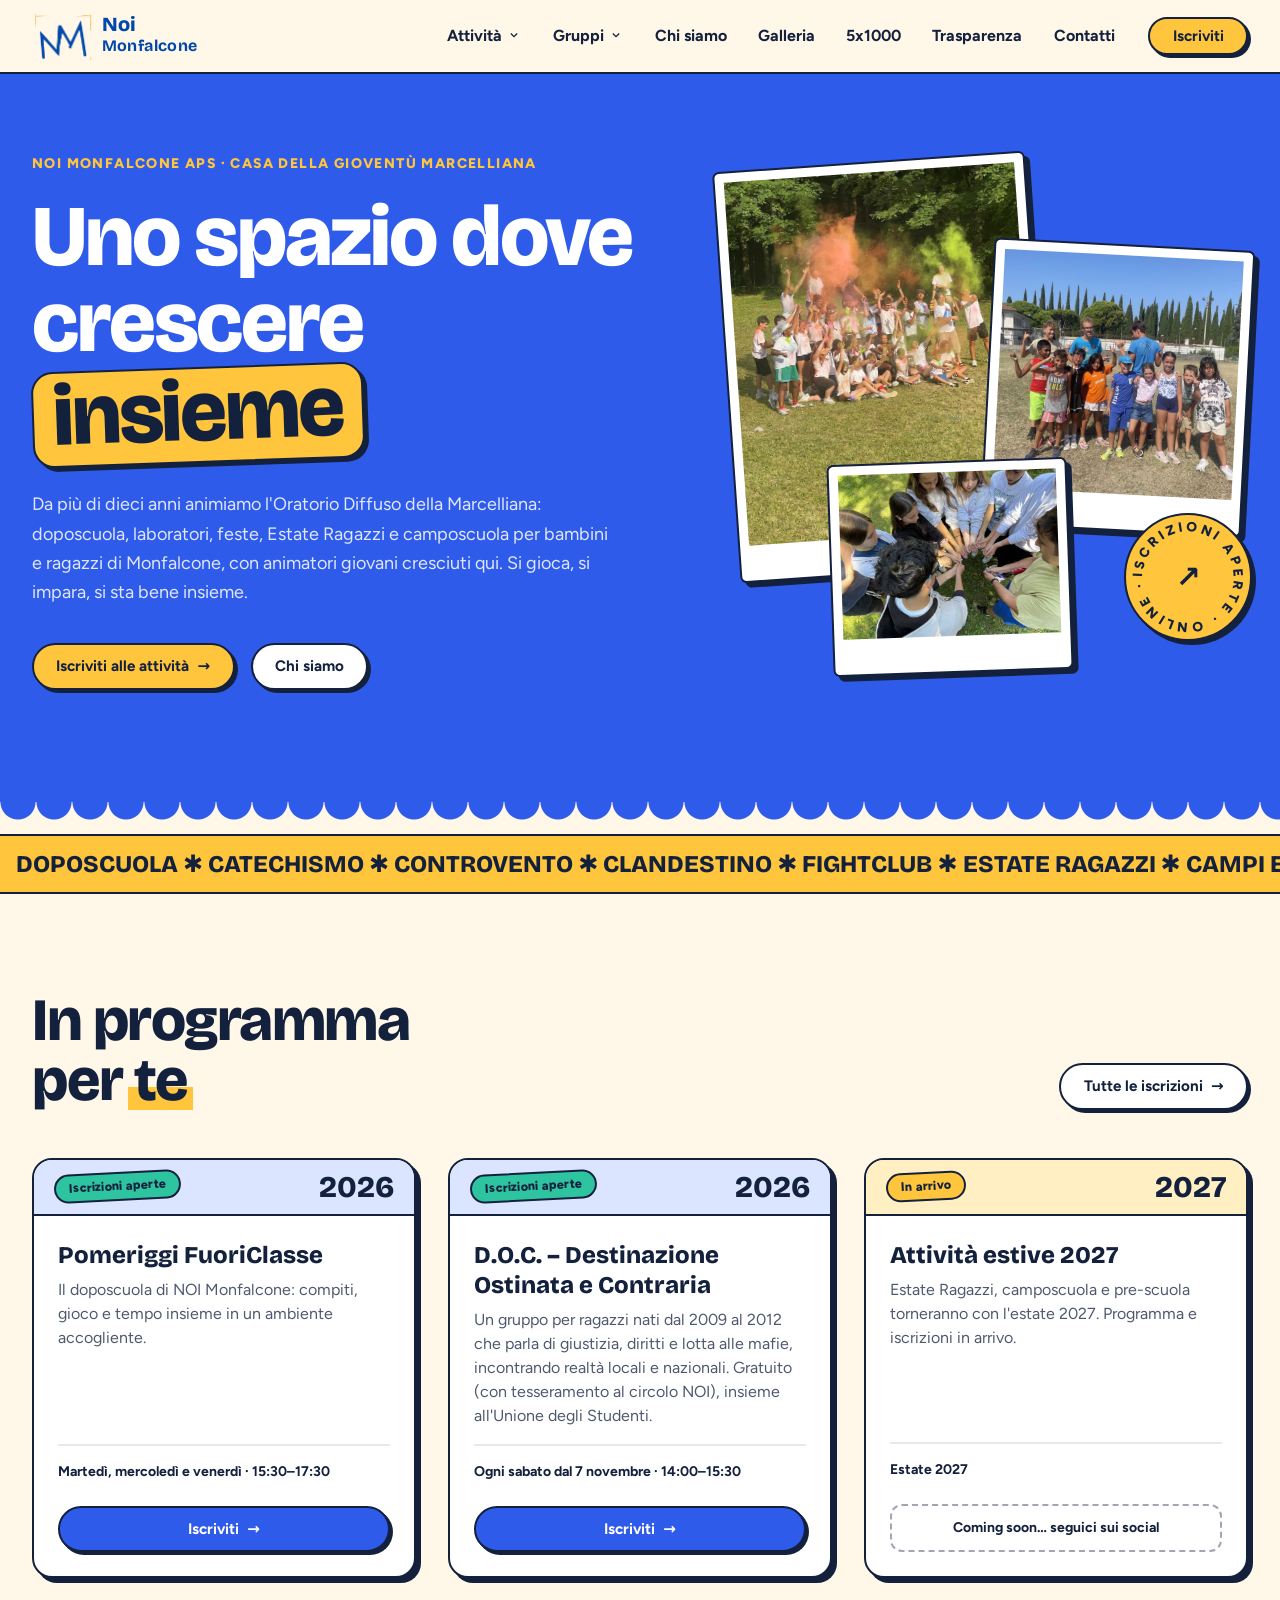
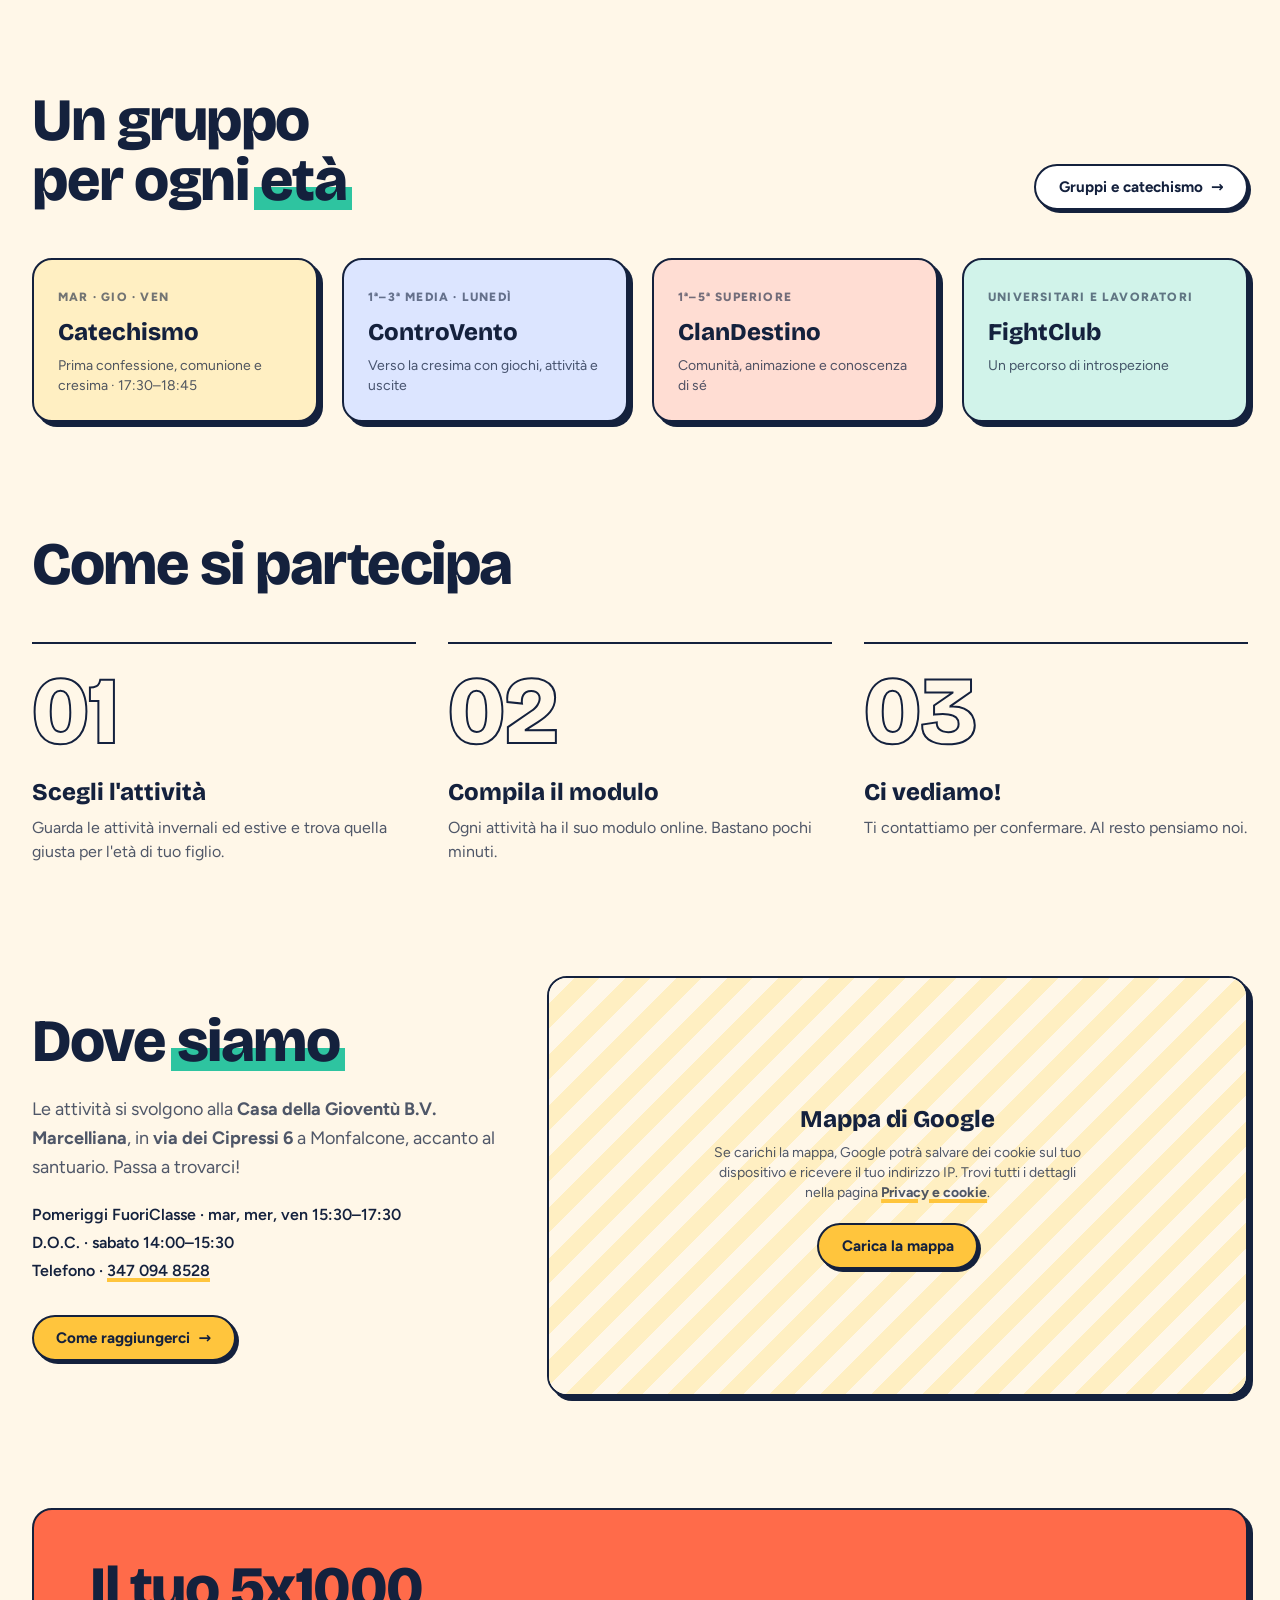
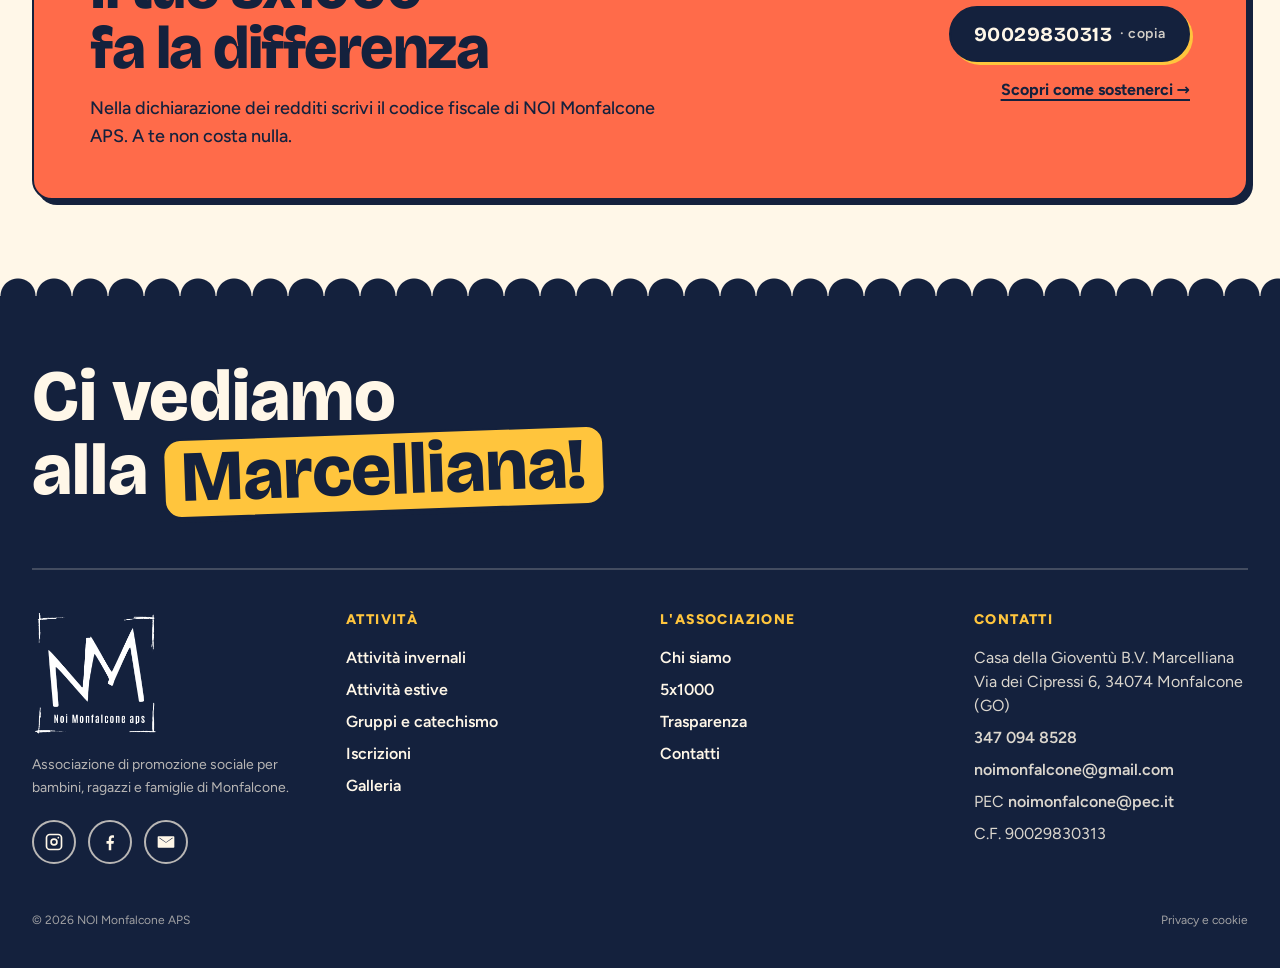
<file: index.html>
<!DOCTYPE html>
<html lang="it">
<head>
  <meta charset="utf-8">
  <meta name="viewport" content="width=device-width, initial-scale=1">
  <title>NOI Monfalcone APS | Oratorio e attività per ragazzi</title>
  <meta name="description" content="NOI Monfalcone APS: attività invernali ed estive, doposcuola, campi e laboratori per bambini, ragazzi e famiglie alla Casa della Gioventù Marcelliana.">
  <link rel="canonical" href="https://www.noimonfalcone.org/">
  <meta property="og:type" content="website">
  <meta property="og:locale" content="it_IT">
  <meta property="og:site_name" content="NOI Monfalcone APS">
  <meta property="og:title" content="NOI Monfalcone APS | Oratorio e attività per ragazzi">
  <meta property="og:description" content="NOI Monfalcone APS: attività invernali ed estive, doposcuola, campi e laboratori per bambini, ragazzi e famiglie alla Casa della Gioventù Marcelliana.">
  <meta property="og:url" content="https://www.noimonfalcone.org/">
  <meta property="og:image" content="https://www.noimonfalcone.org/assets/img/og-image.jpg">
  <meta property="og:image:width" content="1200">
  <meta property="og:image:height" content="630">
  <meta property="og:image:alt" content="Foto di gruppo di bambini e animatori all'Estate Ragazzi di NOI Monfalcone">
  <meta name="twitter:card" content="summary_large_image">
  <meta name="theme-color" content="#2F5BEA">
  <link rel="icon" href="assets/img/favicon.png" type="image/png">
  <link rel="apple-touch-icon" href="assets/img/apple-touch-icon.png">
  <link rel="stylesheet" href="assets/css/fonts.css?v=20261122">
  <link rel="stylesheet" href="assets/css/style.css?v=20261122">
  <link rel="stylesheet" href="assets/css/tailwind.css?v=20261122">
  <script type="application/ld+json">
{
  "@context": "https://schema.org",
  "@type": "NGO",
  "name": "NOI Monfalcone APS",
  "alternateName": "Oratorio Diffuso",
  "url": "https://www.noimonfalcone.org/",
  "logo": "https://www.noimonfalcone.org/assets/img/logo.png",
  "image": "https://www.noimonfalcone.org/assets/img/og-image.jpg",
  "description": "Associazione di promozione sociale che anima l'Oratorio Diffuso della Marcelliana a Monfalcone: doposcuola, laboratori, feste, Estate Ragazzi e camposcuola per bambini e ragazzi.",
  "email": "noimonfalcone@gmail.com",
  "telephone": "+39 347 094 8528",
  "taxID": "90029830313",
  "address": {
    "@type": "PostalAddress",
    "streetAddress": "Via dei Cipressi 6",
    "postalCode": "34074",
    "addressLocality": "Monfalcone",
    "addressRegion": "GO",
    "addressCountry": "IT"
  },
  "location": {
    "@type": "Place",
    "name": "Casa della Gioventù B.V. Marcelliana",
    "address": {
      "@type": "PostalAddress",
      "streetAddress": "Via dei Cipressi 6",
      "postalCode": "34074",
      "addressLocality": "Monfalcone",
      "addressRegion": "GO",
      "addressCountry": "IT"
    }
  },
  "sameAs": [
    "https://www.instagram.com/noimonfalcone/",
    "https://www.facebook.com/oratoriodiffuso/"
  ]
}
  </script>
</head>
<body data-page="home" class="bg-paper font-sans text-ink antialiased">
  <div id="site-header"></div>

  <main id="main">
    <!-- HERO -->
    <section class="tone-blue scallop">
      <div class="mx-auto grid max-w-7xl items-center gap-14 px-5 pb-24 pt-14 lg:grid-cols-[1.1fr_.9fr] lg:px-8 lg:pb-28 lg:pt-20">
        <div>
          <p class="reveal text-sm font-extrabold uppercase tracking-widest text-sun">NOI Monfalcone APS · Casa della Gioventù Marcelliana</p>
          <h1 class="reveal mt-5 font-display text-[2.9rem] font-extrabold leading-[0.98] tracking-tight sm:text-7xl lg:text-[5.4rem]" data-delay="1">
            Uno spazio dove crescere <span class="word">insieme</span>
          </h1>
          <p class="reveal mt-7 max-w-xl text-lg leading-relaxed text-white/85" data-delay="2">
            Da più di dieci anni animiamo l'Oratorio Diffuso della Marcelliana: doposcuola, laboratori, feste, Estate Ragazzi e camposcuola per bambini e ragazzi di Monfalcone, con animatori giovani cresciuti qui. Si gioca, si impara, si sta bene insieme.
          </p>
          <div class="reveal mt-9 flex flex-wrap gap-4" data-delay="3">
            <a href="iscrizioni" class="btn btn-sun">Iscriviti alle attività <span class="arrow" aria-hidden="true">→</span></a>
            <a href="chi-siamo" class="btn">Chi siamo</a>
          </div>
        </div>

        <!-- Collage di foto -->
        <div class="reveal relative mx-auto aspect-square w-full max-w-md lg:max-w-none" data-delay="2">
          <div class="frame absolute left-0 top-0 w-[60%] -rotate-[4deg]">
            <img src="assets/img/home/home-polveri-colorate.jpg" alt="Foto di gruppo con le polveri colorate al campo medie 2026" class="aspect-[4/5] w-full object-cover" loading="lazy">
          </div>
          <div class="frame absolute right-0 top-[16%] w-[50%] rotate-[3deg]">
            <img src="assets/img/home/home-gruppo-estate.jpg" alt="Foto di gruppo a Estate Ragazzi" class="aspect-square w-full object-cover" loading="lazy">
          </div>
          <div class="frame absolute bottom-[2%] left-[20%] w-[46%] -rotate-[2deg]">
            <img src="assets/img/home/home-mani-in-cerchio.jpg" alt="Mani unite in cerchio al campo medie 2026" class="aspect-[4/3] w-full object-cover" loading="lazy">
          </div>
          <a href="iscrizioni" aria-label="Vai alle iscrizioni" class="absolute -right-1 bottom-[8%] grid h-28 w-28 place-items-center rounded-full border-2 border-ink bg-sun text-ink shadow-[4px_4px_0_#14213D] transition hover:scale-105 sm:h-32 sm:w-32">
            <svg viewBox="0 0 120 120" class="spin-slow absolute inset-0" aria-hidden="true">
              <defs><path id="circ" d="M60,60 m-44,0 a44,44 0 1,1 88,0 a44,44 0 1,1 -88,0"/></defs>
              <text font-size="13" font-weight="800" fill="#14213D"><textPath href="#circ" textLength="270" lengthAdjust="spacing">ISCRIZIONI APERTE · ONLINE ·</textPath></text>
            </svg>
            <span class="text-3xl font-extrabold" aria-hidden="true">↗</span>
          </a>
        </div>
      </div>
    </section>

    <!-- STRISCIA SCORREVOLE -->
    <div class="marquee mt-8 border-y-2 border-ink bg-sun py-3 font-display text-2xl font-extrabold uppercase" aria-hidden="true">
      <div class="marquee-track">
        <span class="px-4">Doposcuola ✱ Catechismo ✱ ControVento ✱ ClanDestino ✱ FightClub ✱ Estate Ragazzi ✱ Campi estivi ✱ Feste ✱ Insieme ✱</span>
        <span class="px-4">Doposcuola ✱ Catechismo ✱ ControVento ✱ ClanDestino ✱ FightClub ✱ Estate Ragazzi ✱ Campi estivi ✱ Feste ✱ Insieme ✱</span>
      </div>
    </div>

    <!-- IN PROGRAMMA -->
    <section class="mx-auto max-w-7xl px-5 pt-24 lg:px-8" aria-labelledby="programma">
      <div class="flex flex-wrap items-end justify-between gap-5">
        <h2 id="programma" class="reveal font-display text-4xl font-extrabold leading-[1.02] tracking-tight sm:text-6xl">In programma<br>per <span class="hl">te</span></h2>
        <a href="iscrizioni" class="reveal btn" data-delay="1">Tutte le iscrizioni <span class="arrow" aria-hidden="true">→</span></a>
      </div>
      <div data-activities data-season="all" data-status="open,soon" data-limit="3" class="mt-12 grid gap-8 md:grid-cols-2 lg:grid-cols-3"></div>
    </section>

    <!-- GRUPPI -->
    <section class="mx-auto max-w-7xl px-5 pt-28 lg:px-8" aria-labelledby="gruppi">
      <div class="flex flex-wrap items-end justify-between gap-5">
        <h2 id="gruppi" class="reveal font-display text-4xl font-extrabold leading-[1.02] tracking-tight sm:text-6xl">Un gruppo<br>per ogni <span class="hl" style="--hl:var(--mint)">età</span></h2>
        <a href="gruppi" class="reveal btn" data-delay="1">Gruppi e catechismo <span class="arrow" aria-hidden="true">→</span></a>
      </div>
      <div class="mt-12 grid gap-6 sm:grid-cols-2 lg:grid-cols-4">
        <a href="gruppi#catechismo" class="card reveal !bg-sun-100 p-6" data-delay="1">
          <span class="text-xs font-extrabold uppercase tracking-widest text-ink/60">Mar · Gio · Ven</span>
          <span class="mt-2 block font-display text-2xl font-extrabold">Catechismo</span>
          <span class="mt-2 block text-sm text-ink/75">Prima confessione, comunione e cresima · 17:30–18:45</span>
        </a>
        <a href="gruppi#controvento" class="card reveal !bg-brand-100 p-6" data-delay="2">
          <span class="text-xs font-extrabold uppercase tracking-widest text-ink/60">1ª–3ª media · Lunedì</span>
          <span class="mt-2 block font-display text-2xl font-extrabold">ControVento</span>
          <span class="mt-2 block text-sm text-ink/75">Verso la cresima con giochi, attività e uscite</span>
        </a>
        <a href="gruppi#clandestino" class="card reveal !bg-coral-100 p-6" data-delay="3">
          <span class="text-xs font-extrabold uppercase tracking-widest text-ink/60">1ª–5ª superiore</span>
          <span class="mt-2 block font-display text-2xl font-extrabold">ClanDestino</span>
          <span class="mt-2 block text-sm text-ink/75">Comunità, animazione e conoscenza di sé</span>
        </a>
        <a href="gruppi#fightclub" class="card reveal !bg-mint-100 p-6" data-delay="4">
          <span class="text-xs font-extrabold uppercase tracking-widest text-ink/60">Universitari e lavoratori</span>
          <span class="mt-2 block font-display text-2xl font-extrabold">FightClub</span>
          <span class="mt-2 block text-sm text-ink/75">Un percorso di introspezione</span>
        </a>
      </div>
    </section>

    <!-- COME SI PARTECIPA -->
    <section class="mx-auto max-w-7xl px-5 pt-28 lg:px-8" aria-labelledby="come">
      <h2 id="come" class="reveal font-display text-4xl font-extrabold leading-[1.02] tracking-tight sm:text-6xl">Come si partecipa</h2>
      <ol class="mt-12 grid gap-10 md:grid-cols-3 md:gap-8">
        <li class="reveal border-t-2 border-ink pt-5" data-delay="1">
          <span class="outline-num font-display text-8xl font-extrabold leading-none">01</span>
          <h3 class="mt-4 font-display text-2xl font-extrabold">Scegli l'attività</h3>
          <p class="mt-2 text-ink/75">Guarda le attività invernali ed estive e trova quella giusta per l'età di tuo figlio.</p>
        </li>
        <li class="reveal border-t-2 border-ink pt-5" data-delay="2">
          <span class="outline-num font-display text-8xl font-extrabold leading-none">02</span>
          <h3 class="mt-4 font-display text-2xl font-extrabold">Compila il modulo</h3>
          <p class="mt-2 text-ink/75">Ogni attività ha il suo modulo online. Bastano pochi minuti.</p>
        </li>
        <li class="reveal border-t-2 border-ink pt-5" data-delay="3">
          <span class="outline-num font-display text-8xl font-extrabold leading-none">03</span>
          <h3 class="mt-4 font-display text-2xl font-extrabold">Ci vediamo!</h3>
          <p class="mt-2 text-ink/75">Ti contattiamo per confermare. Al resto pensiamo noi.</p>
        </li>
      </ol>
    </section>

    <!-- DOVE SIAMO -->
    <section class="mx-auto max-w-7xl px-5 pt-28 lg:px-8" aria-labelledby="dove">
      <div class="grid items-center gap-12 lg:grid-cols-[.8fr_1.2fr]">
        <div>
          <h2 id="dove" class="reveal font-display text-4xl font-extrabold leading-[1.02] tracking-tight sm:text-6xl">Dove <span class="hl" style="--hl:var(--mint)">siamo</span></h2>
          <p class="reveal mt-6 text-lg leading-relaxed text-ink/75" data-delay="1">
            Le attività si svolgono alla <strong>Casa della Gioventù B.V. Marcelliana</strong>, in <strong>via dei Cipressi 6</strong> a Monfalcone, accanto al santuario. Passa a trovarci!
          </p>
          <ul class="reveal mt-5 space-y-1 font-semibold" data-delay="1">
            <li>Pomeriggi FuoriClasse · mar, mer, ven 15:30–17:30</li>
            <li>D.O.C. · sabato 14:00–15:30</li>
            <li>Telefono · <a href="tel:+393470948528" class="underline decoration-sun decoration-4 underline-offset-2">347 094 8528</a></li>
          </ul>
          <a href="contatti" class="reveal btn btn-sun mt-8" data-delay="2">Come raggiungerci <span class="arrow" aria-hidden="true">→</span></a>
        </div>
        <div class="reveal card relative overflow-hidden" data-delay="2">
          <!-- La mappa di Google (e i suoi cookie) si carica solo se il visitatore clicca -->
          <div data-map data-src="https://www.google.com/maps?q=Via+dei+Cipressi+6,+34074+Monfalcone+GO&output=embed" data-class="block h-80 w-full border-0 lg:h-[26rem]" class="map-consent grid h-80 w-full place-items-center p-6 text-center lg:h-[26rem]">
            <div>
              <p class="font-display text-2xl font-extrabold">Mappa di Google</p>
              <p class="mx-auto mt-2 max-w-sm text-sm text-ink/75">Se carichi la mappa, Google potrà salvare dei cookie sul tuo dispositivo e ricevere il tuo indirizzo IP. Trovi tutti i dettagli nella pagina <a href="privacy" class="font-bold underline decoration-sun decoration-4 underline-offset-2">Privacy e cookie</a>.</p>
              <button type="button" class="btn btn-sun mt-5">Carica la mappa</button>
            </div>
          </div>
        </div>
      </div>
    </section>

    <!-- 5x1000 -->
    <section class="mx-auto max-w-7xl px-5 pt-28 lg:px-8">
      <div class="reveal card !bg-coral px-7 py-12 sm:px-14">
        <div class="grid items-center gap-10 md:grid-cols-[1fr_auto]">
          <div>
            <h2 class="font-display text-4xl font-extrabold leading-[1.02] tracking-tight sm:text-6xl">Il tuo 5x1000<br>fa la differenza</h2>
            <p class="mt-4 max-w-xl text-lg font-medium">Nella dichiarazione dei redditi scrivi il codice fiscale di NOI Monfalcone APS. A te non costa nulla.</p>
          </div>
          <div class="flex flex-col items-start gap-4 md:items-end">
            <button type="button" data-copy="90029830313" data-copy-msg="Codice fiscale copiato" class="btn btn-ink font-display text-xl tracking-wide">90029830313 <span class="text-sm font-sans font-semibold opacity-80">· copia</span></button>
            <a href="sostienici" class="font-bold underline decoration-ink decoration-2 underline-offset-4">Scopri come sostenerci →</a>
          </div>
        </div>
      </div>
    </section>
  </main>

  <div id="site-footer"></div>
  <script src="assets/js/data.js?v=20261122"></script>
  <script src="assets/js/components.js?v=20261122"></script>
  <script src="assets/js/main.js?v=20261122"></script>
</body>
</html>
</file>
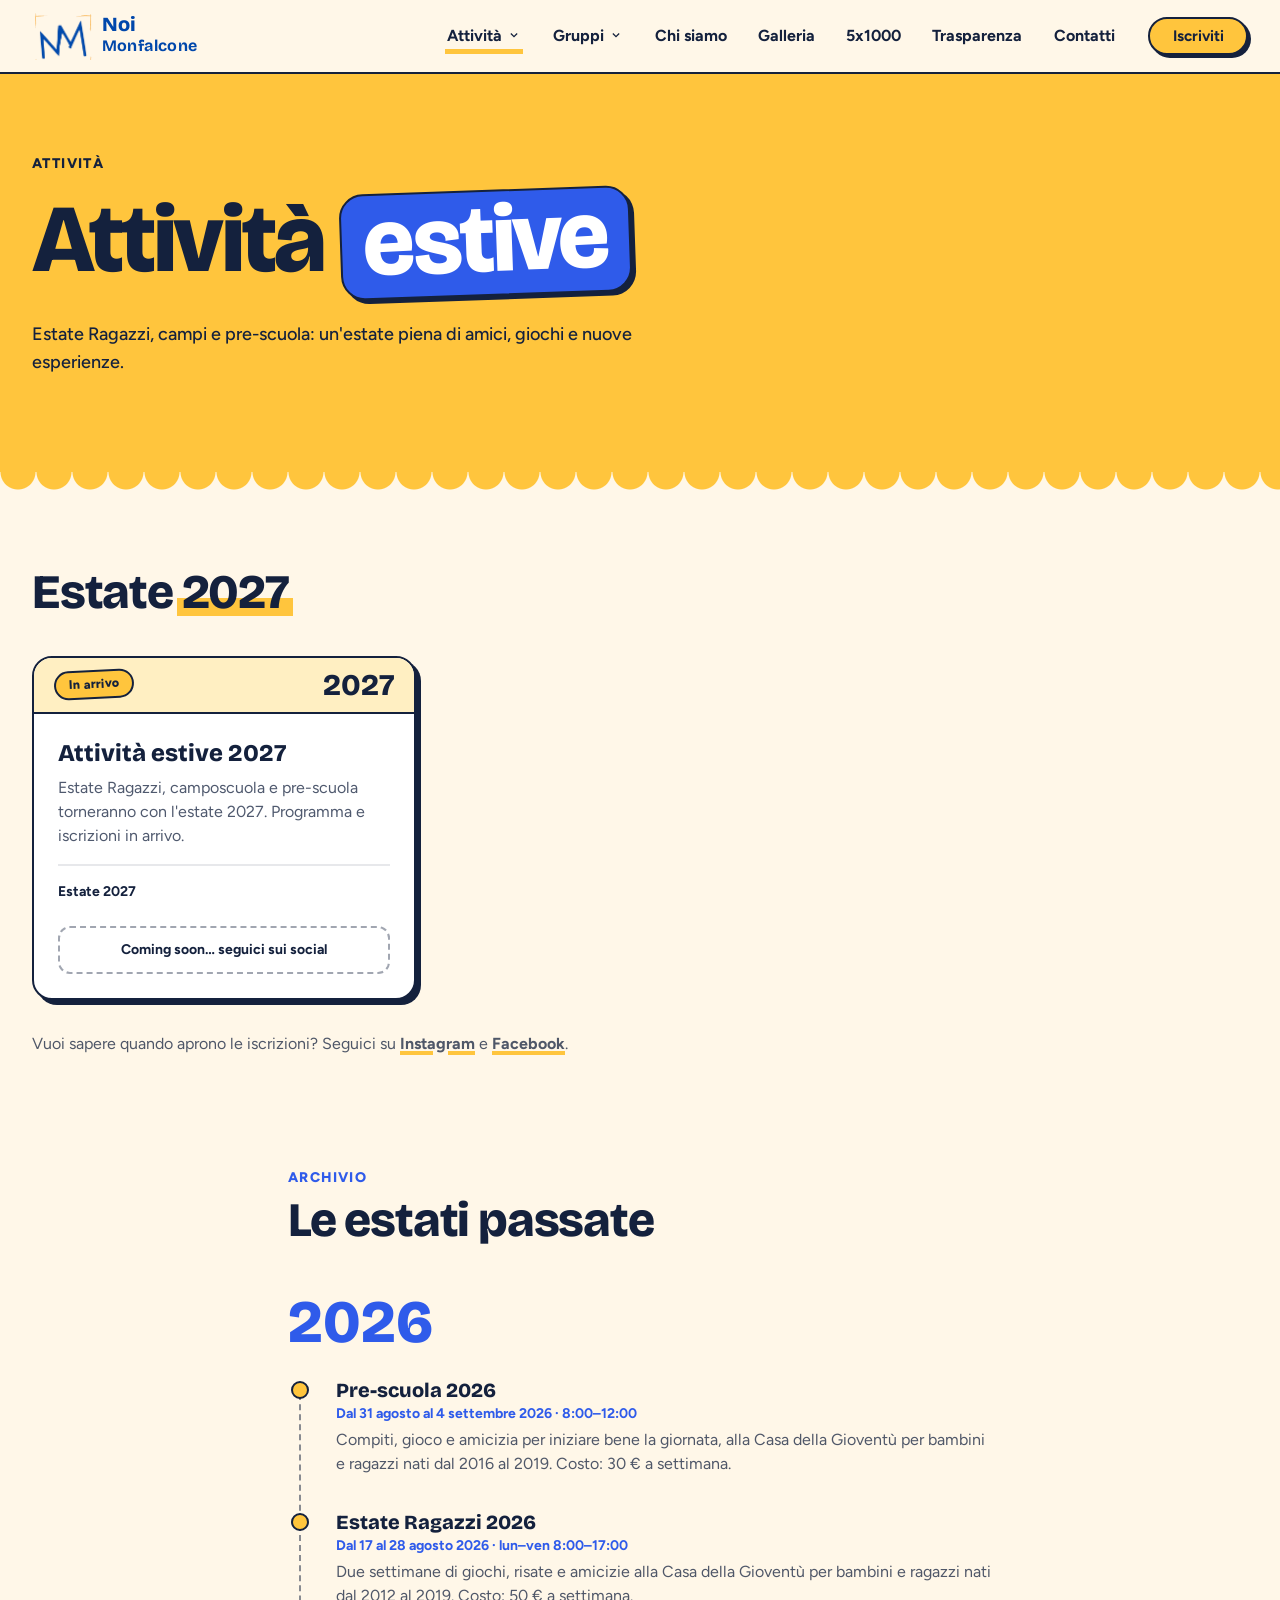
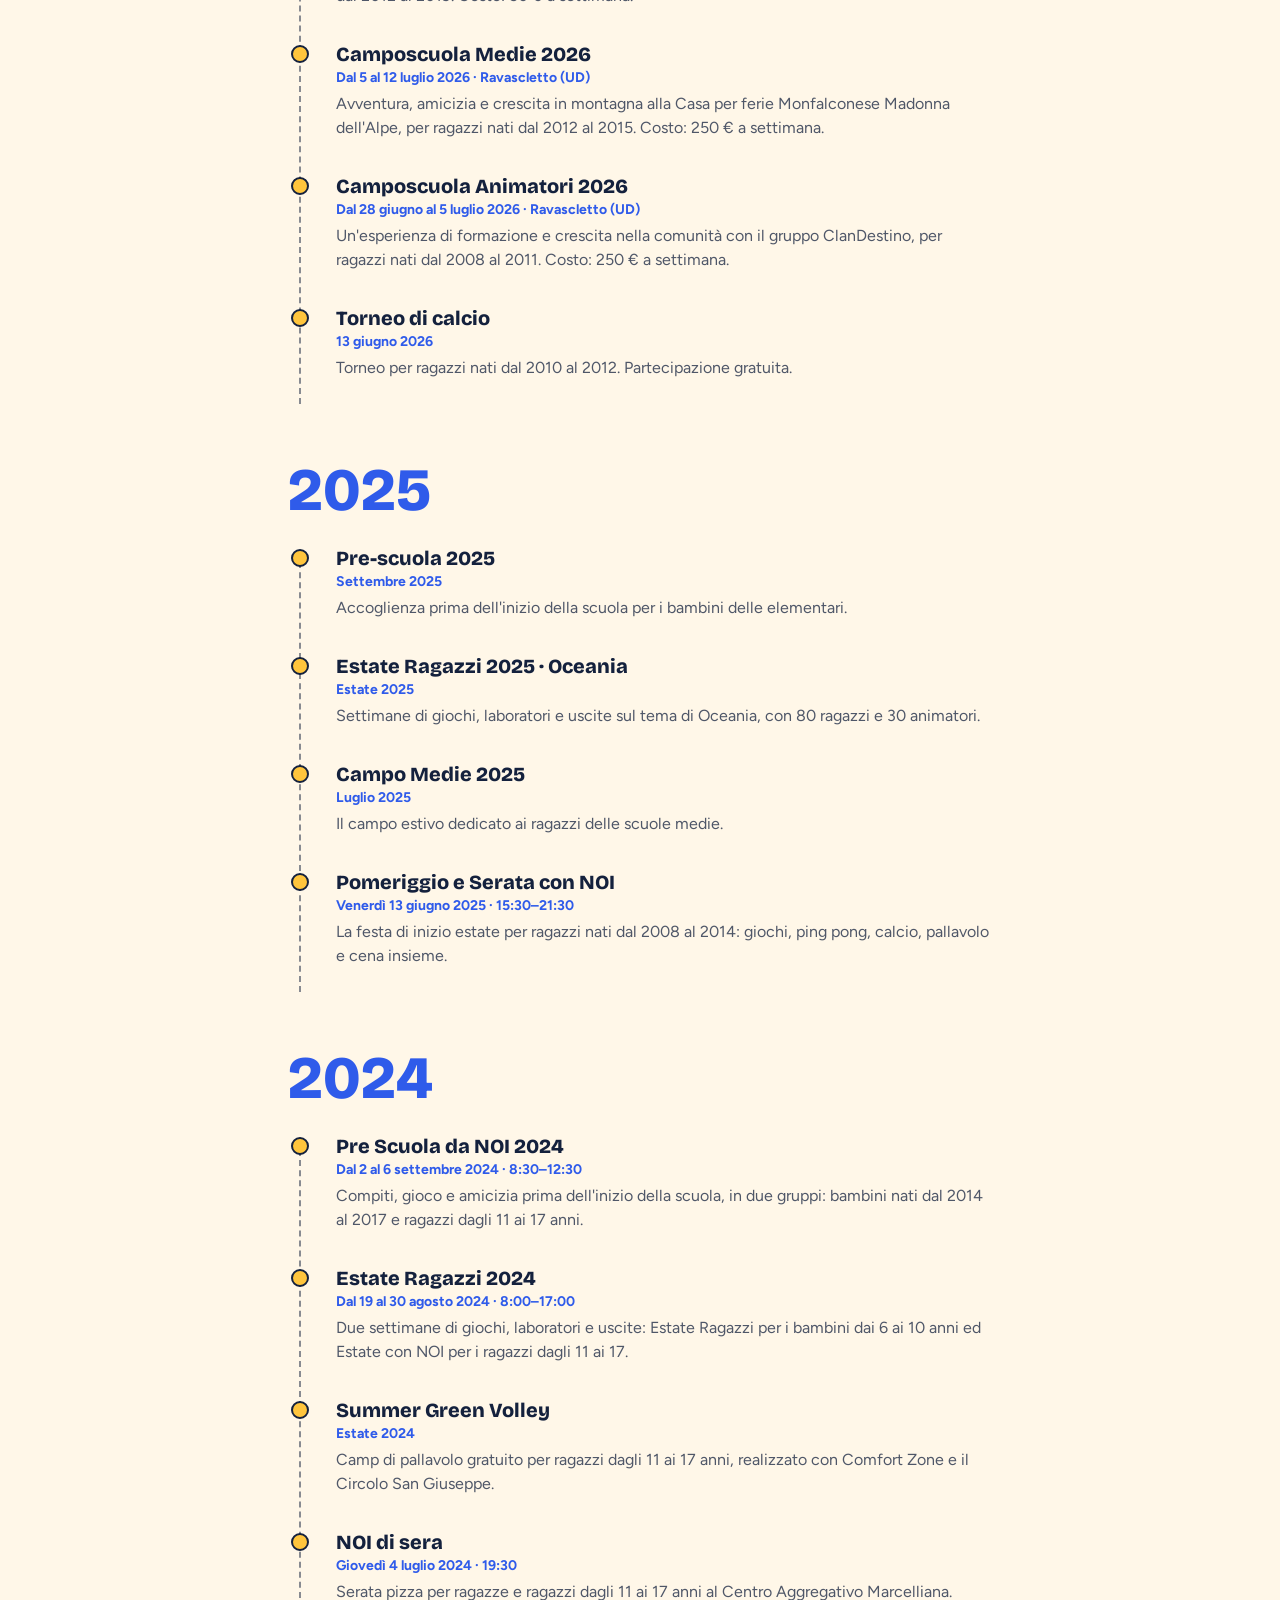
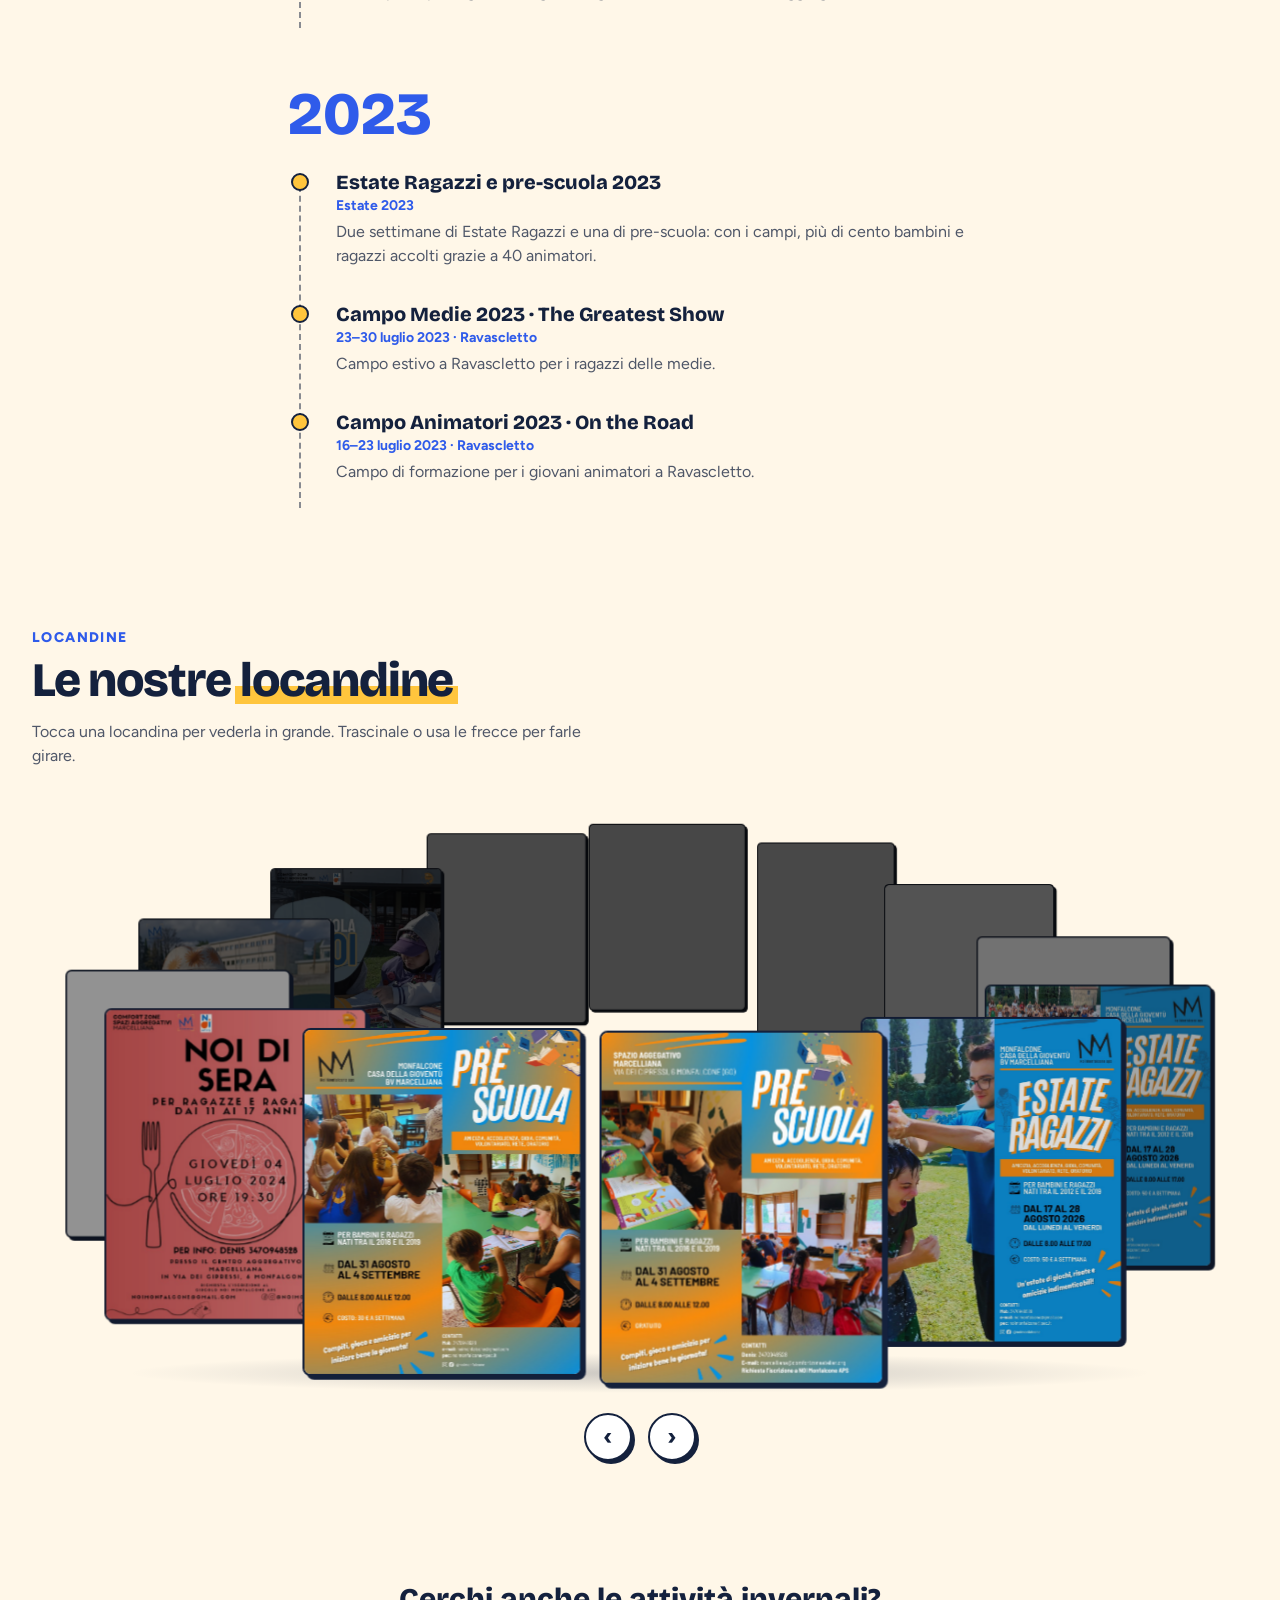
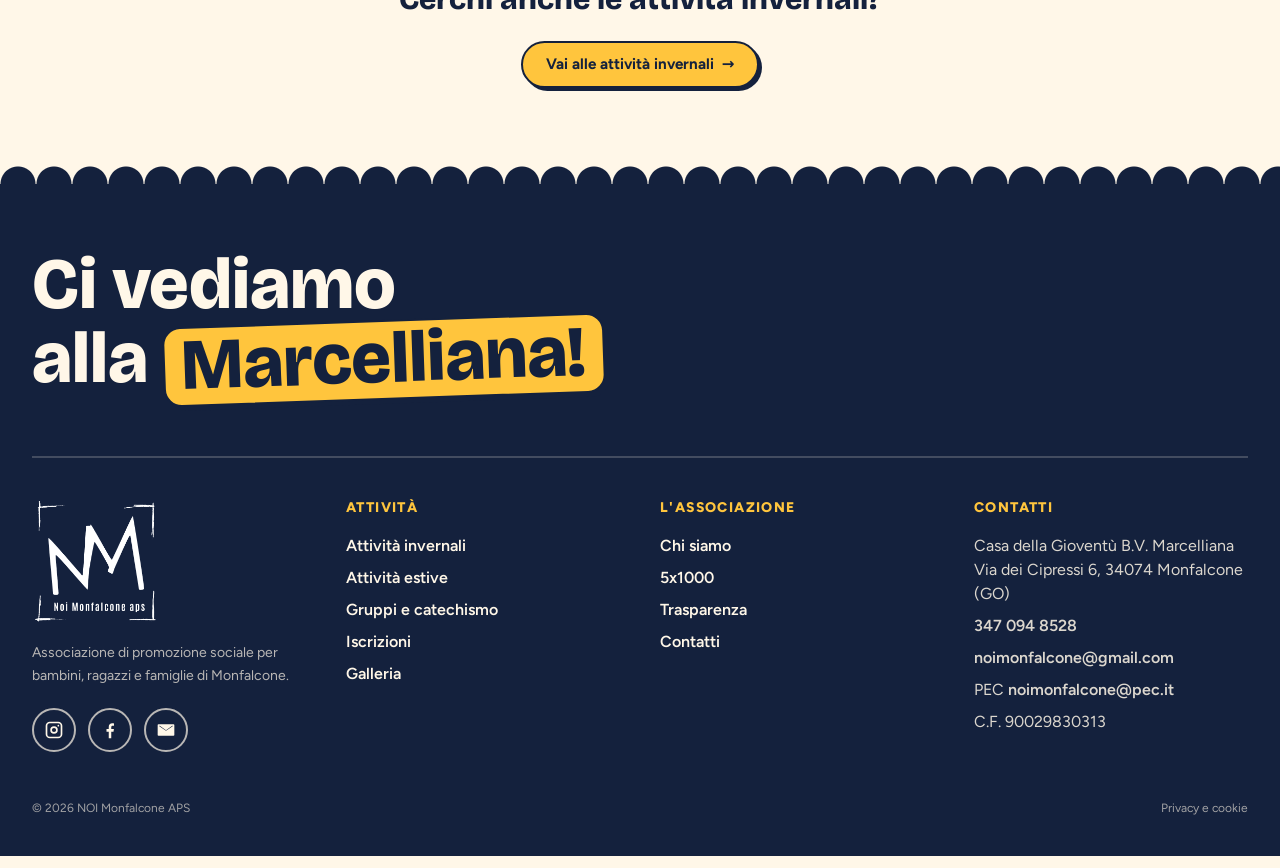
<file: attivita-estive.html>
<!DOCTYPE html>
<html lang="it">
<head>
  <meta charset="utf-8">
  <meta name="viewport" content="width=device-width, initial-scale=1">
  <title>Attività estive | NOI Monfalcone APS</title>
  <meta name="description" content="Attività estive di NOI Monfalcone: Estate Ragazzi, Campo Medie, Campo Animatori e Pre-scuola. In arrivo l'estate 2026 e archivio degli anni passati.">
  <link rel="canonical" href="https://www.noimonfalcone.org/attivita-estive">
  <meta property="og:type" content="website">
  <meta property="og:locale" content="it_IT">
  <meta property="og:site_name" content="NOI Monfalcone APS">
  <meta property="og:title" content="Attività estive | NOI Monfalcone APS">
  <meta property="og:description" content="Attività estive di NOI Monfalcone: Estate Ragazzi, Campo Medie, Campo Animatori e Pre-scuola. In arrivo l'estate 2026 e archivio degli anni passati.">
  <meta property="og:url" content="https://www.noimonfalcone.org/attivita-estive">
  <meta property="og:image" content="https://www.noimonfalcone.org/assets/img/og-image.jpg">
  <meta property="og:image:width" content="1200">
  <meta property="og:image:height" content="630">
  <meta property="og:image:alt" content="Foto di gruppo di bambini e animatori all'Estate Ragazzi di NOI Monfalcone">
  <meta name="twitter:card" content="summary_large_image">
  <meta name="theme-color" content="#FFC53D">
  <link rel="icon" href="assets/img/favicon.png" type="image/png">
  <link rel="apple-touch-icon" href="assets/img/apple-touch-icon.png">
  <link rel="stylesheet" href="assets/css/fonts.css?v=20261122">
  <link rel="stylesheet" href="assets/css/style.css?v=20261122">
  <link rel="stylesheet" href="assets/css/tailwind.css?v=20261122">
</head>
<body data-page="estive" class="bg-paper font-sans text-ink antialiased">
  <div id="site-header"></div>

  <main id="main">
    <section class="tone-sun scallop">
      <div class="mx-auto max-w-7xl px-5 pb-20 pt-14 lg:px-8 lg:pb-24 lg:pt-20">
        <p class="reveal text-sm font-extrabold uppercase tracking-widest">Attività</p>
        <h1 class="reveal mt-4 font-display text-6xl font-extrabold leading-[0.95] tracking-tight sm:text-8xl" data-delay="1">Attività <span class="word !bg-brand !text-white">estive</span></h1>
        <p class="reveal mt-6 max-w-2xl text-lg font-medium" data-delay="2">Estate Ragazzi, campi e pre-scuola: un'estate piena di amici, giochi e nuove esperienze.</p>
      </div>
    </section>

    <!-- IN EVIDENZA: locandine delle attività con iscrizioni aperte (da assets/js/data.js, campo "poster") -->
    <section data-featured data-season="estive" class="mx-auto max-w-7xl px-5 pt-20 lg:px-8" aria-labelledby="evidenza" hidden></section>

    <section class="mx-auto max-w-7xl px-5 pt-24 lg:px-8" aria-labelledby="corrente">
      <h2 id="corrente" class="reveal font-display text-4xl font-extrabold tracking-tight sm:text-5xl">Estate <span class="hl">2027</span></h2>
      <div data-activities data-season="estive" data-status="open,soon" class="mt-10 grid gap-8 md:grid-cols-2 lg:grid-cols-3"></div>
      <p class="reveal mt-8 max-w-xl text-ink/75">Vuoi sapere quando aprono le iscrizioni? Seguici su
        <a class="font-bold underline decoration-sun decoration-4 underline-offset-2" href="https://www.instagram.com/noimonfalcone/" target="_blank" rel="noopener">Instagram</a> e
        <a class="font-bold underline decoration-sun decoration-4 underline-offset-2" href="https://www.facebook.com/oratoriodiffuso/" target="_blank" rel="noopener">Facebook</a>.</p>
    </section>

    <section class="mx-auto max-w-3xl px-5 pt-28 lg:px-8" aria-labelledby="archivio">
      <p class="reveal text-sm font-extrabold uppercase tracking-widest text-brand">Archivio</p>
      <h2 id="archivio" class="reveal mt-2 font-display text-4xl font-extrabold tracking-tight sm:text-5xl" data-delay="1">Le estati passate</h2>
      <div data-archive data-season="estive" class="mt-12"></div>
    </section>

    <!-- LOCANDINE DELLE ATTIVITÀ PASSATE (scorrono; clic = ingrandisci) -->
    <section class="pt-28" aria-labelledby="locandine">
      <div class="mx-auto max-w-7xl px-5 lg:px-8">
        <p class="reveal text-sm font-extrabold uppercase tracking-widest text-brand">Locandine</p>
        <h2 id="locandine" class="reveal mt-2 font-display text-4xl font-extrabold tracking-tight sm:text-5xl" data-delay="1">Le nostre <span class="hl">locandine</span></h2>
        <p class="reveal mt-4 max-w-xl text-ink/75" data-delay="2">Tocca una locandina per vederla in grande. Trascinale o usa le frecce per farle girare.</p>
      </div>
      <div data-posters data-season="estive" class="posters mt-10"></div>
    </section>

    <section class="mx-auto max-w-7xl px-5 pt-28 text-center lg:px-8">
      <p class="reveal font-display text-3xl font-extrabold">Cerchi anche le attività invernali?</p>
      <a href="attivita-invernali" class="reveal btn btn-sun mt-6" data-delay="1">Vai alle attività invernali <span class="arrow" aria-hidden="true">→</span></a>
    </section>
  </main>

  <div id="site-footer"></div>
  <script src="assets/js/data.js?v=20261122"></script>
  <script src="assets/js/components.js?v=20261122"></script>
  <script src="assets/js/locandine.js?v=20261122"></script>
  <script src="assets/js/main.js?v=20261122"></script>
</body>
</html>
</file>
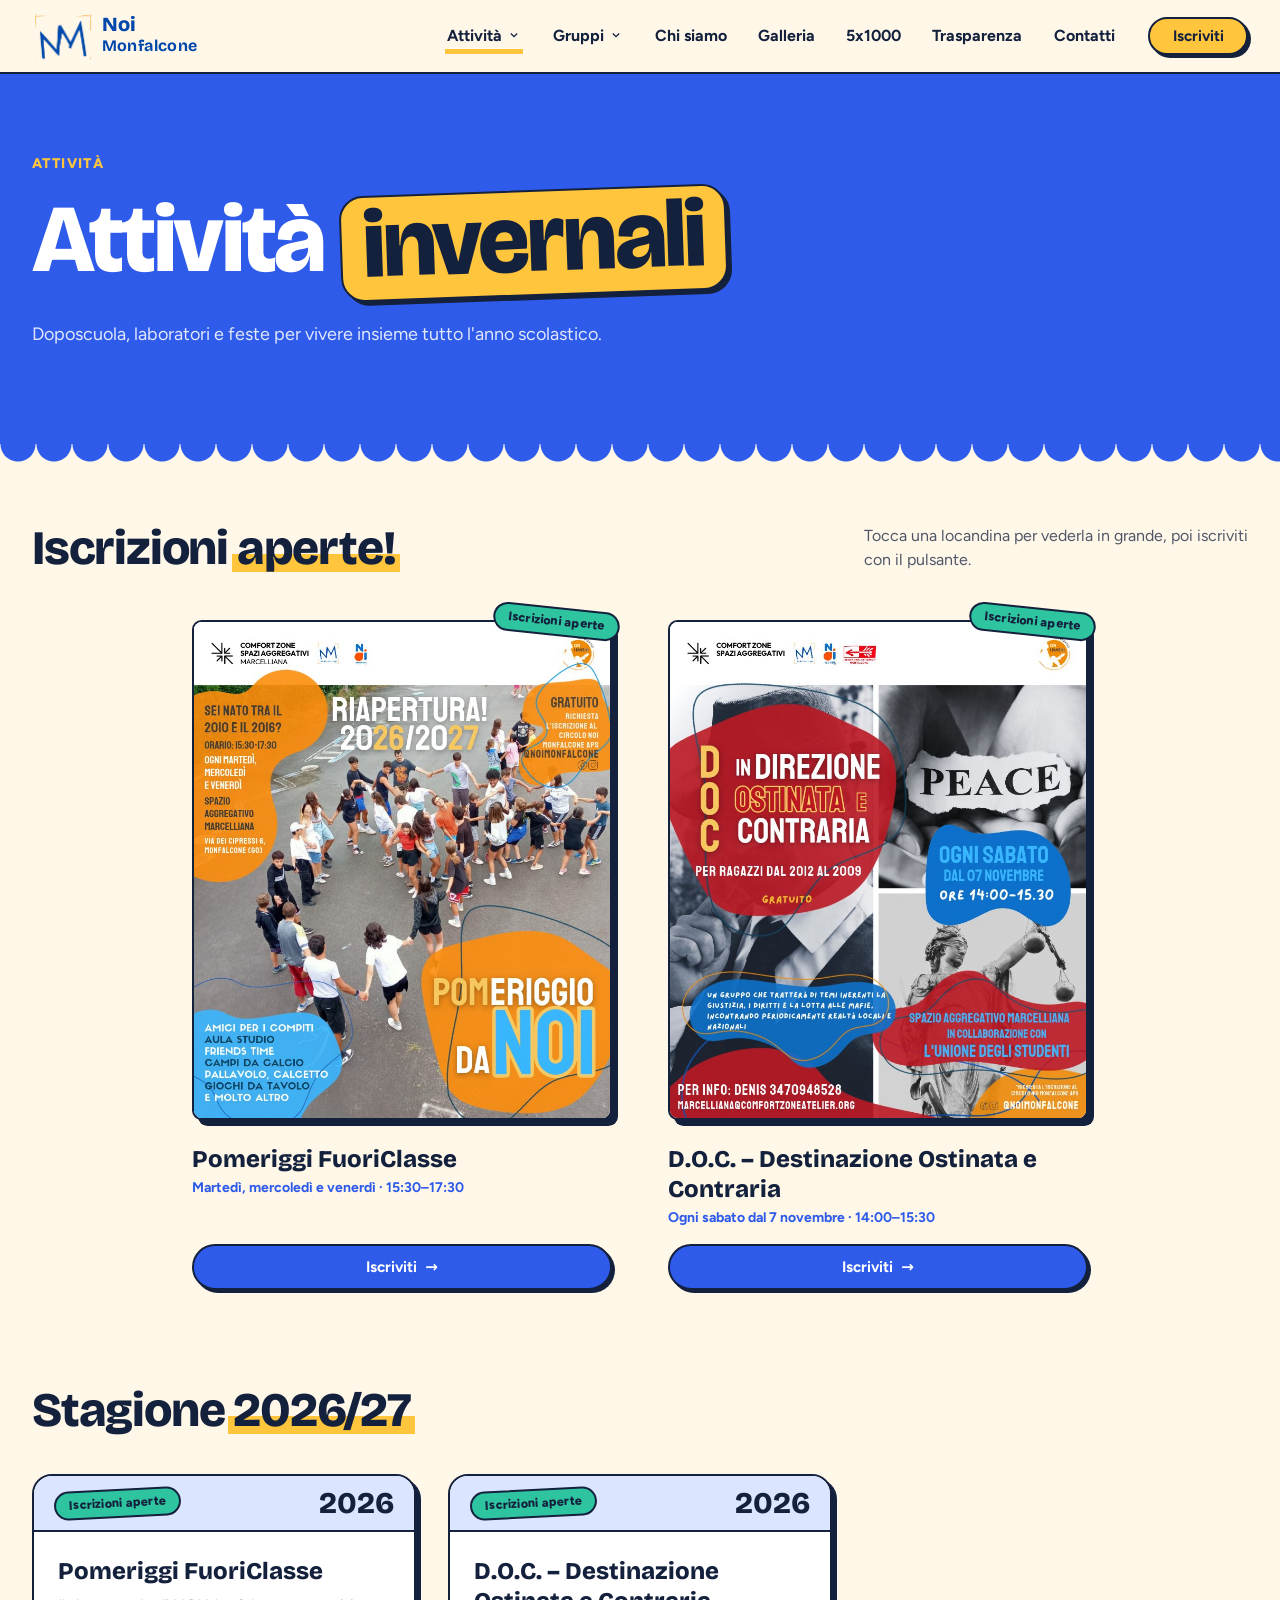
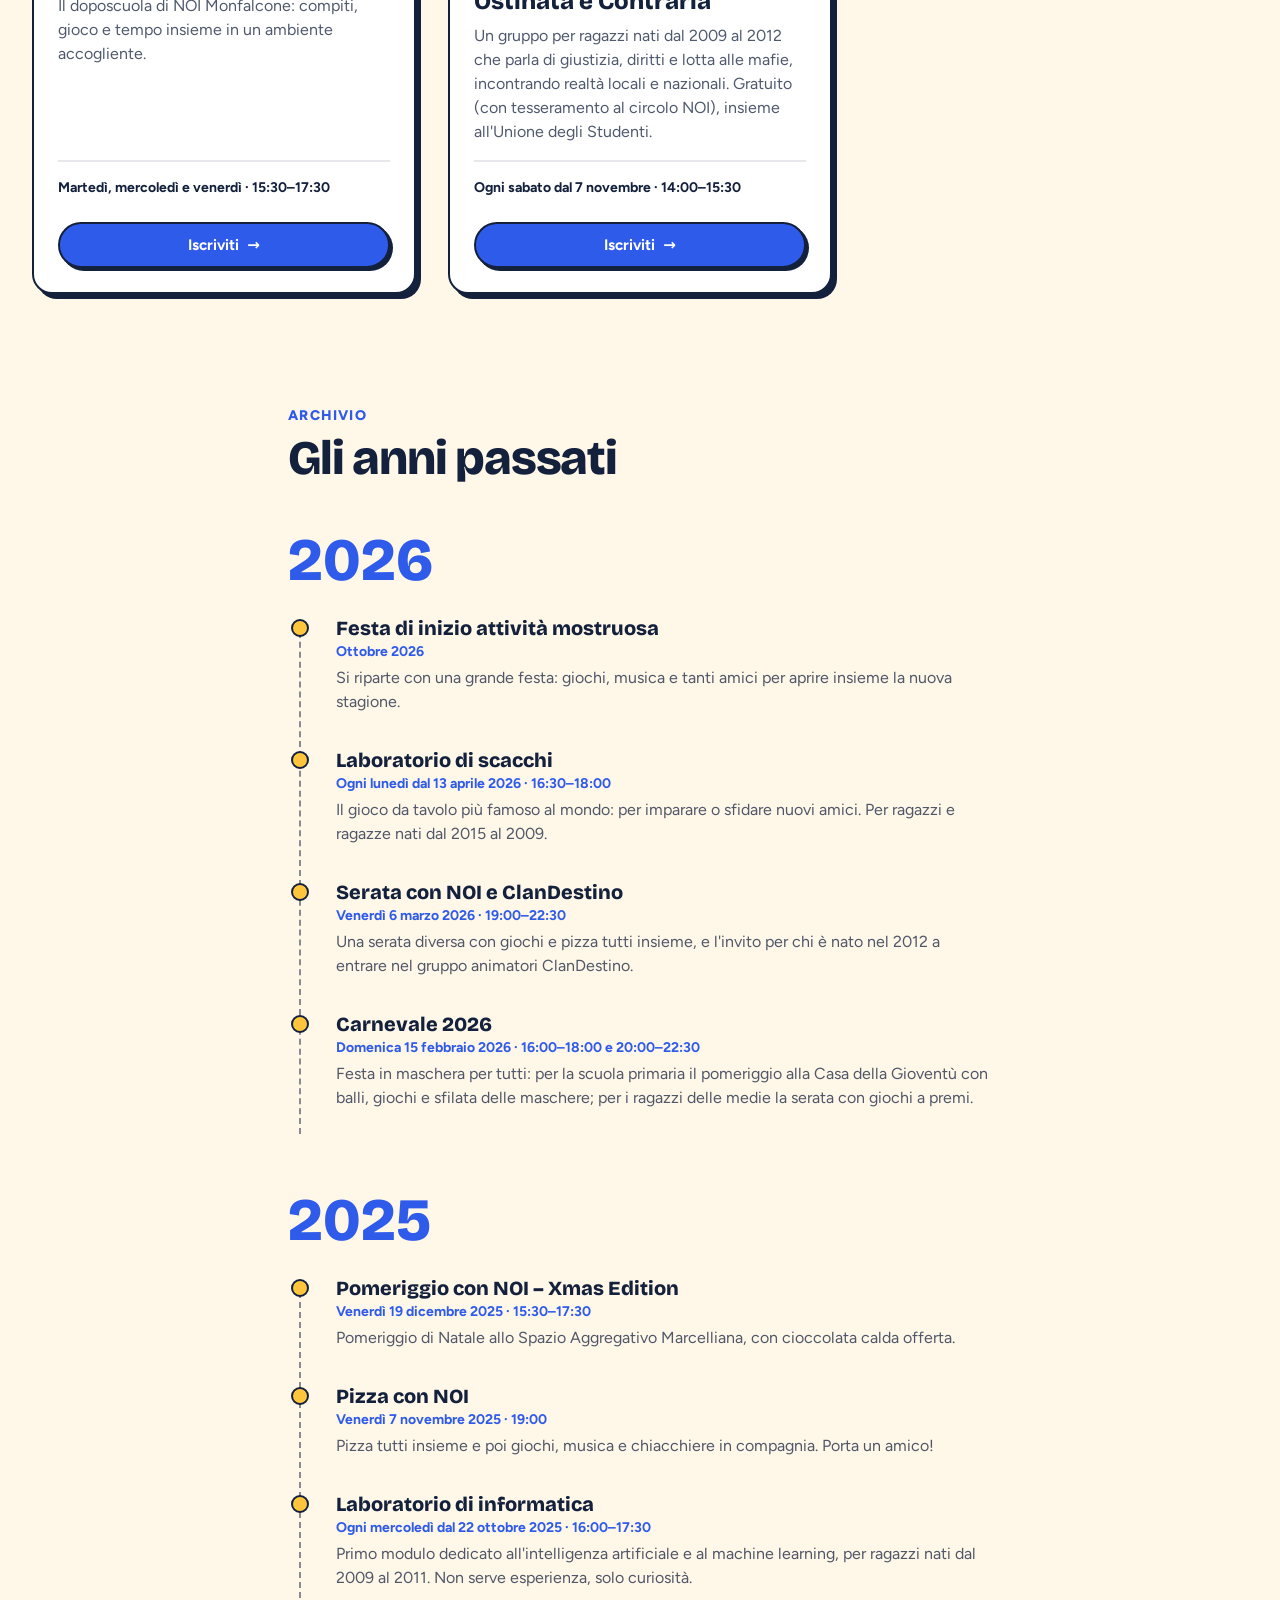
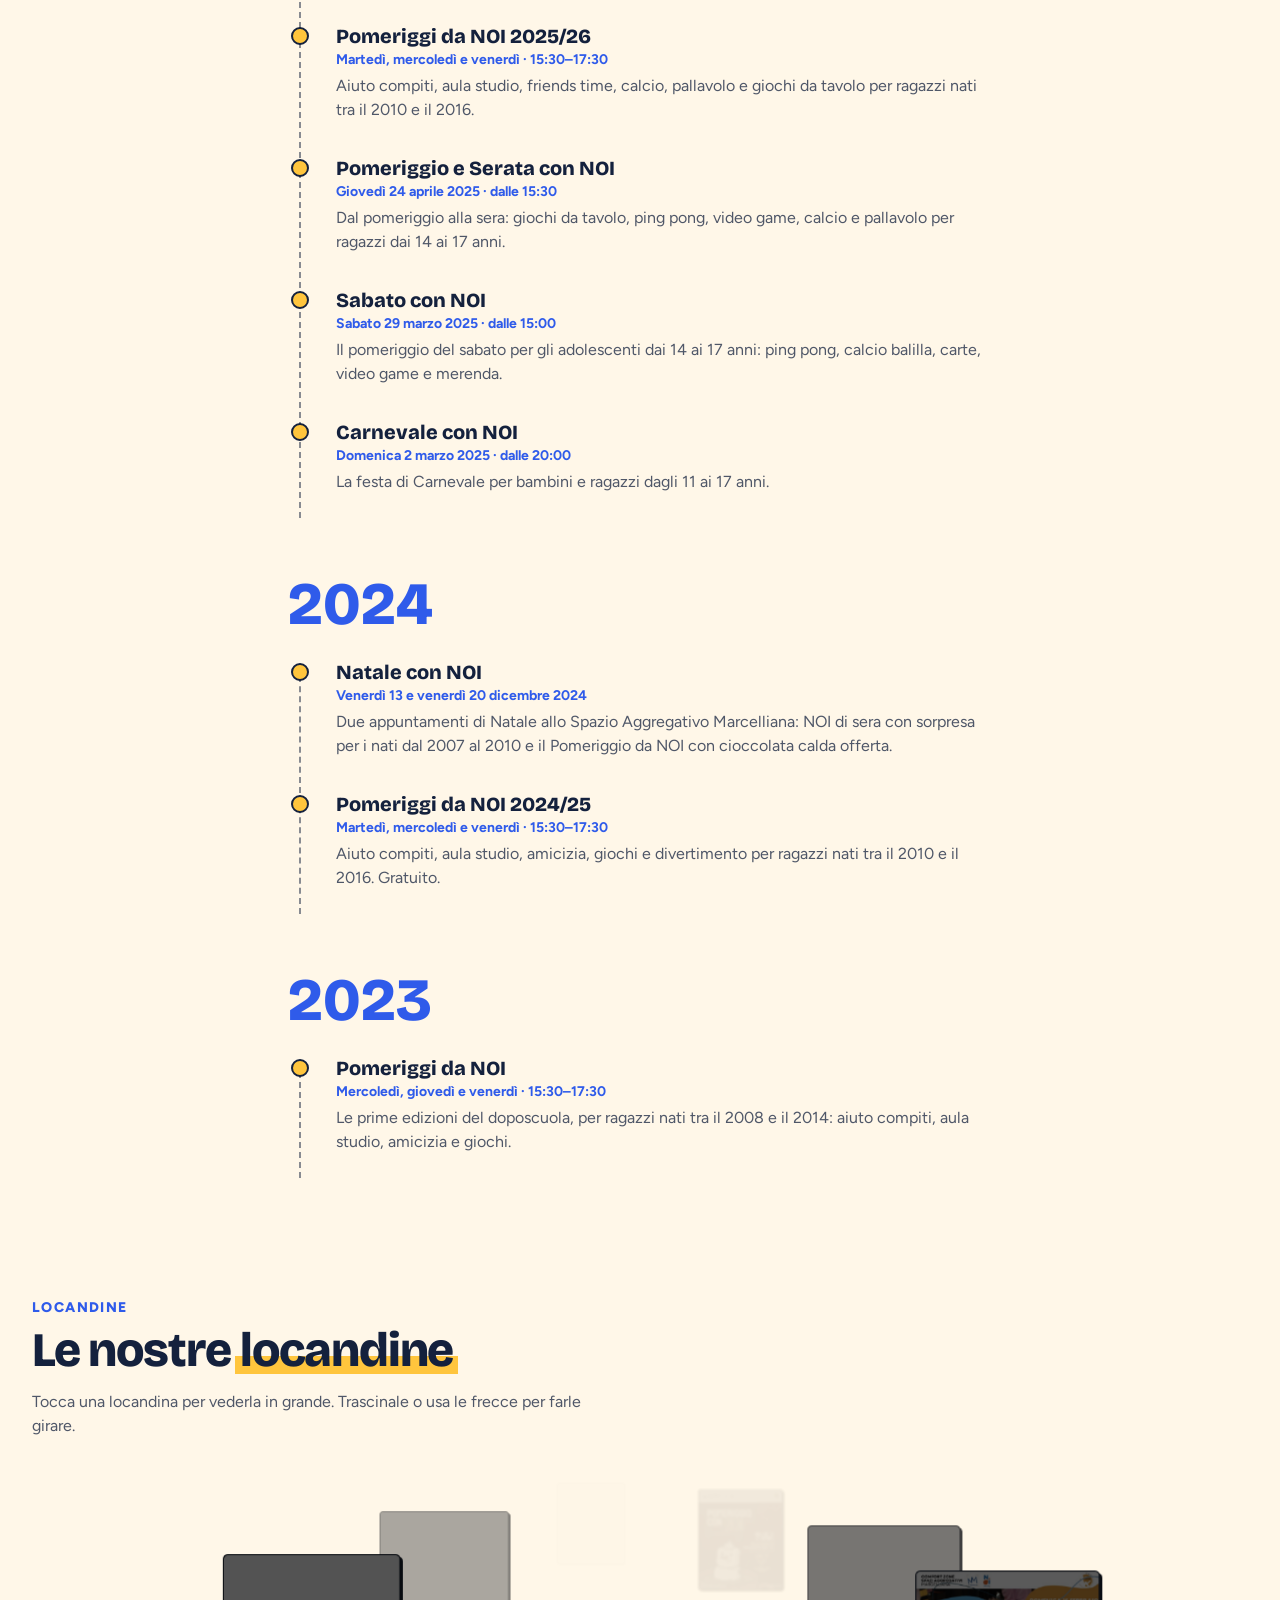
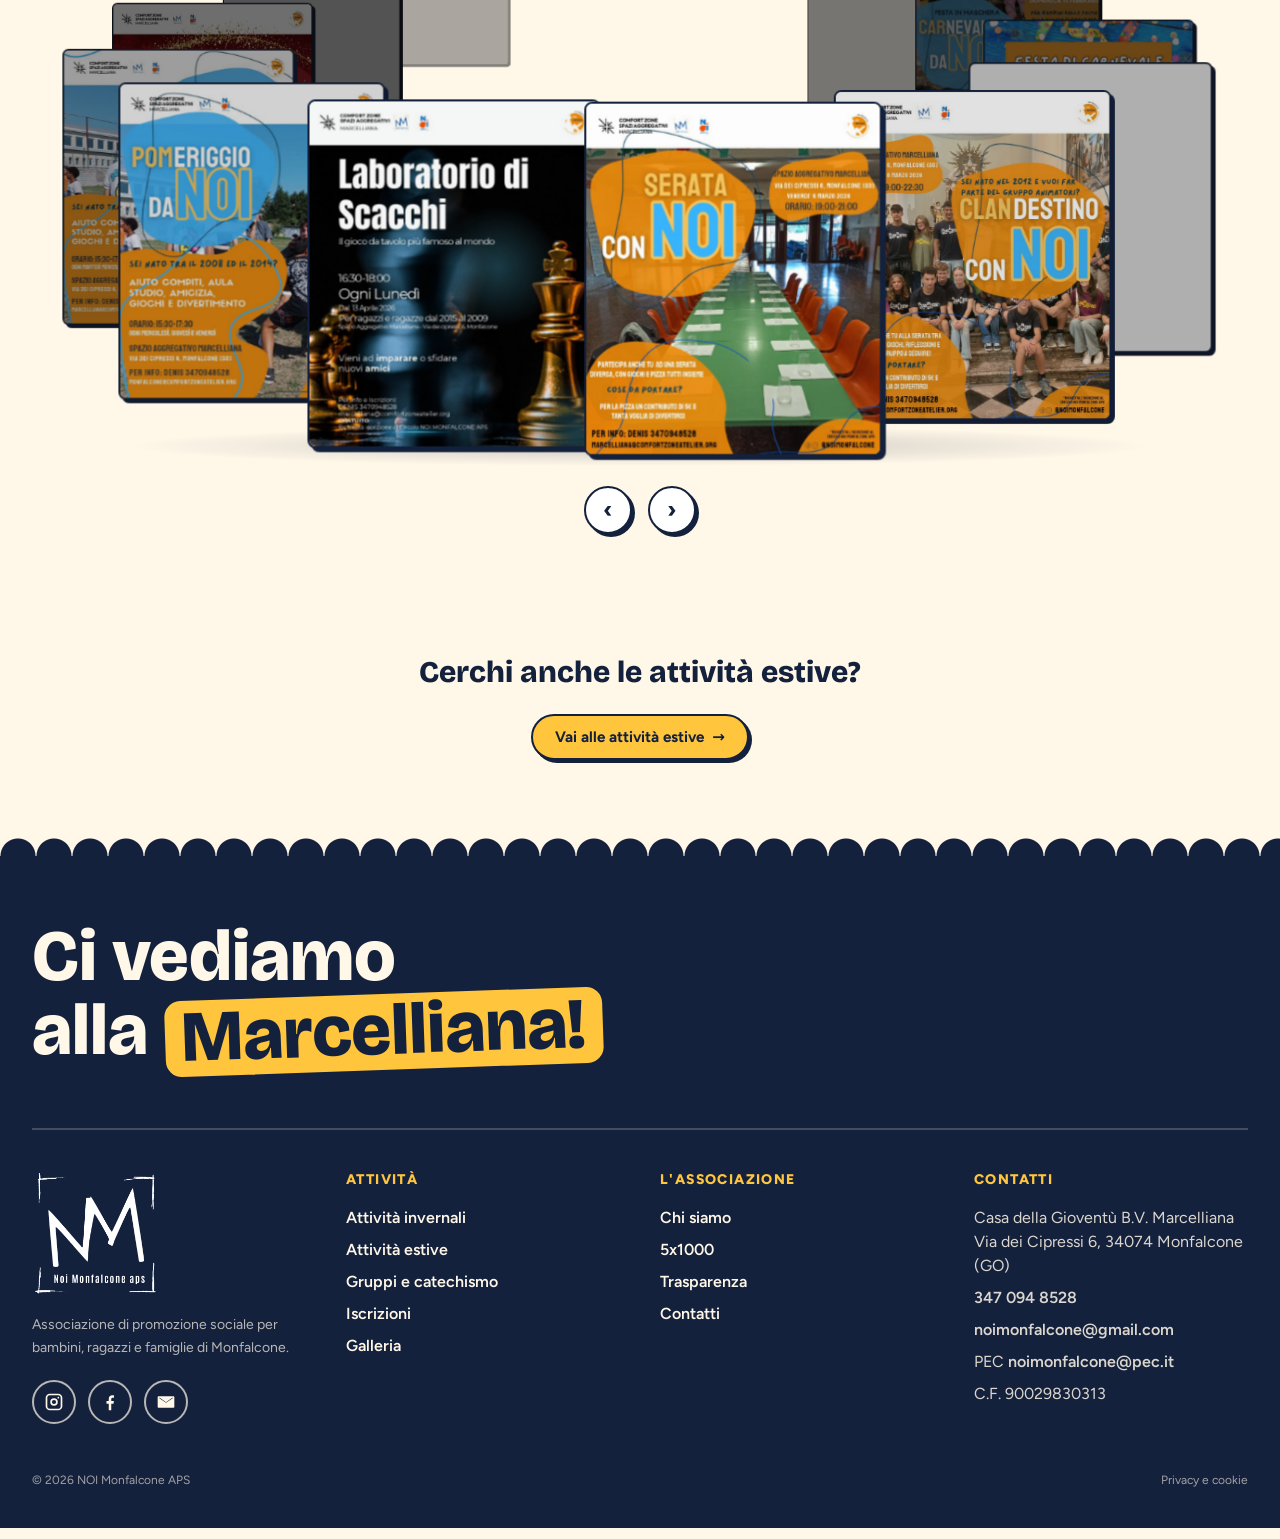
<file: attivita-invernali.html>
<!DOCTYPE html>
<html lang="it">
<head>
  <meta charset="utf-8">
  <meta name="viewport" content="width=device-width, initial-scale=1">
  <title>Attività invernali | NOI Monfalcone APS</title>
  <meta name="description" content="Attività invernali di NOI Monfalcone: Pomeriggi FuoriClasse, D.O.C., feste ed eventi. Iscrizioni online e archivio degli anni passati.">
  <link rel="canonical" href="https://www.noimonfalcone.org/attivita-invernali">
  <meta property="og:type" content="website">
  <meta property="og:locale" content="it_IT">
  <meta property="og:site_name" content="NOI Monfalcone APS">
  <meta property="og:title" content="Attività invernali | NOI Monfalcone APS">
  <meta property="og:description" content="Attività invernali di NOI Monfalcone: Pomeriggi FuoriClasse, D.O.C., feste ed eventi. Iscrizioni online e archivio degli anni passati.">
  <meta property="og:url" content="https://www.noimonfalcone.org/attivita-invernali">
  <meta property="og:image" content="https://www.noimonfalcone.org/assets/img/og-image.jpg">
  <meta property="og:image:width" content="1200">
  <meta property="og:image:height" content="630">
  <meta property="og:image:alt" content="Foto di gruppo di bambini e animatori all'Estate Ragazzi di NOI Monfalcone">
  <meta name="twitter:card" content="summary_large_image">
  <meta name="theme-color" content="#2F5BEA">
  <link rel="icon" href="assets/img/favicon.png" type="image/png">
  <link rel="apple-touch-icon" href="assets/img/apple-touch-icon.png">
  <link rel="stylesheet" href="assets/css/fonts.css?v=20261122">
  <link rel="stylesheet" href="assets/css/style.css?v=20261122">
  <link rel="stylesheet" href="assets/css/tailwind.css?v=20261122">
</head>
<body data-page="invernali" class="bg-paper font-sans text-ink antialiased">
  <div id="site-header"></div>

  <main id="main">
    <section class="tone-blue scallop">
      <div class="mx-auto max-w-7xl px-5 pb-20 pt-14 lg:px-8 lg:pb-24 lg:pt-20">
        <p class="reveal text-sm font-extrabold uppercase tracking-widest text-sun">Attività</p>
        <h1 class="reveal mt-4 font-display text-6xl font-extrabold leading-[0.95] tracking-tight sm:text-8xl" data-delay="1">Attività <span class="word">invernali</span></h1>
        <p class="reveal mt-6 max-w-2xl text-lg text-white/85" data-delay="2">Doposcuola, laboratori e feste per vivere insieme tutto l'anno scolastico.</p>
      </div>
    </section>

    <!-- IN EVIDENZA: locandine delle attività con iscrizioni aperte (da assets/js/data.js, campo "poster") -->
    <section data-featured data-season="invernali" class="mx-auto max-w-7xl px-5 pt-20 lg:px-8" aria-labelledby="evidenza" hidden></section>

    <section class="mx-auto max-w-7xl px-5 pt-24 lg:px-8" aria-labelledby="corrente">
      <h2 id="corrente" class="reveal font-display text-4xl font-extrabold tracking-tight sm:text-5xl">Stagione <span class="hl">2026/27</span></h2>
      <div data-activities data-season="invernali" data-status="open,soon" class="mt-10 grid gap-8 md:grid-cols-2 lg:grid-cols-3"></div>
    </section>

    <section class="mx-auto max-w-3xl px-5 pt-28 lg:px-8" aria-labelledby="archivio">
      <p class="reveal text-sm font-extrabold uppercase tracking-widest text-brand">Archivio</p>
      <h2 id="archivio" class="reveal mt-2 font-display text-4xl font-extrabold tracking-tight sm:text-5xl" data-delay="1">Gli anni passati</h2>
      <div data-archive data-season="invernali" class="mt-12"></div>
    </section>

    <!-- LOCANDINE DELLE ATTIVITÀ PASSATE (scorrono; clic = ingrandisci) -->
    <section class="pt-28" aria-labelledby="locandine">
      <div class="mx-auto max-w-7xl px-5 lg:px-8">
        <p class="reveal text-sm font-extrabold uppercase tracking-widest text-brand">Locandine</p>
        <h2 id="locandine" class="reveal mt-2 font-display text-4xl font-extrabold tracking-tight sm:text-5xl" data-delay="1">Le nostre <span class="hl">locandine</span></h2>
        <p class="reveal mt-4 max-w-xl text-ink/75" data-delay="2">Tocca una locandina per vederla in grande. Trascinale o usa le frecce per farle girare.</p>
      </div>
      <div data-posters data-season="invernali" class="posters mt-10"></div>
    </section>

    <section class="mx-auto max-w-7xl px-5 pt-28 text-center lg:px-8">
      <p class="reveal font-display text-3xl font-extrabold">Cerchi anche le attività estive?</p>
      <a href="attivita-estive" class="reveal btn btn-sun mt-6" data-delay="1">Vai alle attività estive <span class="arrow" aria-hidden="true">→</span></a>
    </section>
  </main>

  <div id="site-footer"></div>
  <script src="assets/js/data.js?v=20261122"></script>
  <script src="assets/js/components.js?v=20261122"></script>
  <script src="assets/js/locandine.js?v=20261122"></script>
  <script src="assets/js/main.js?v=20261122"></script>
</body>
</html>
</file>
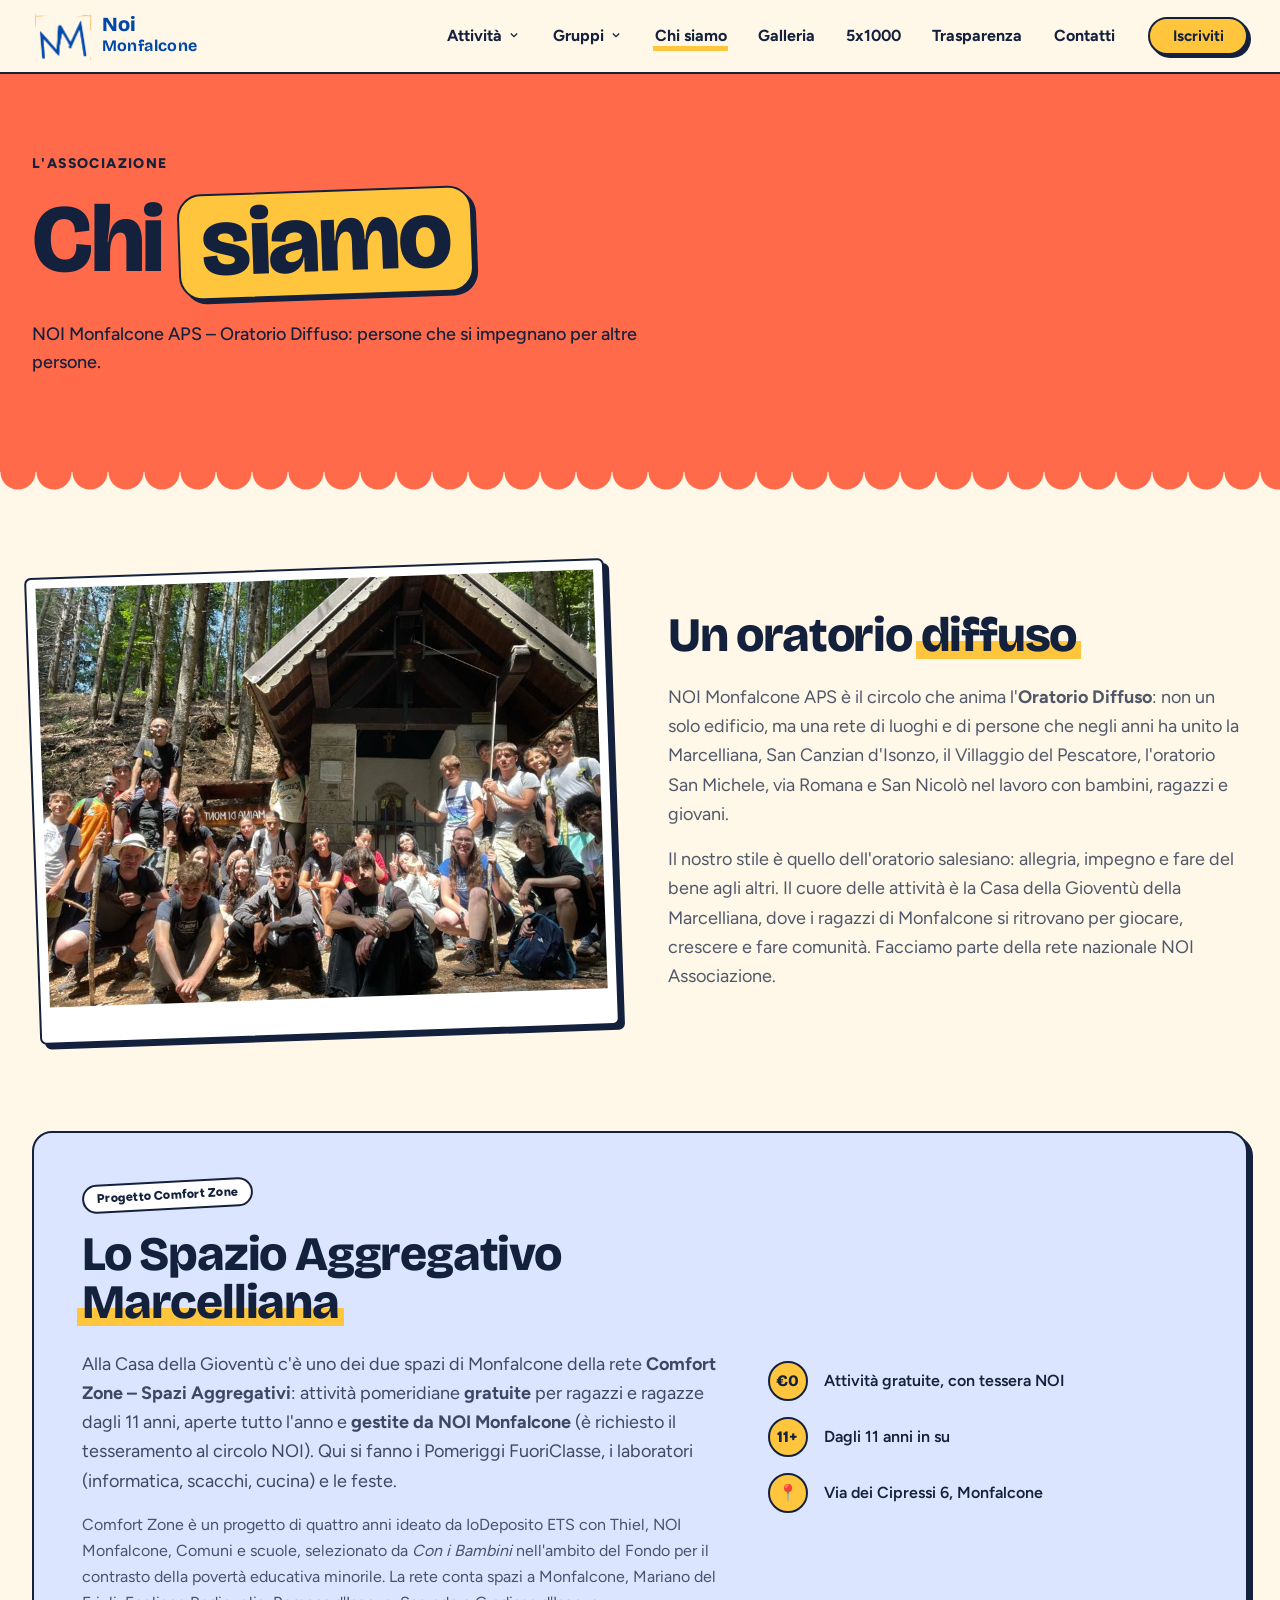
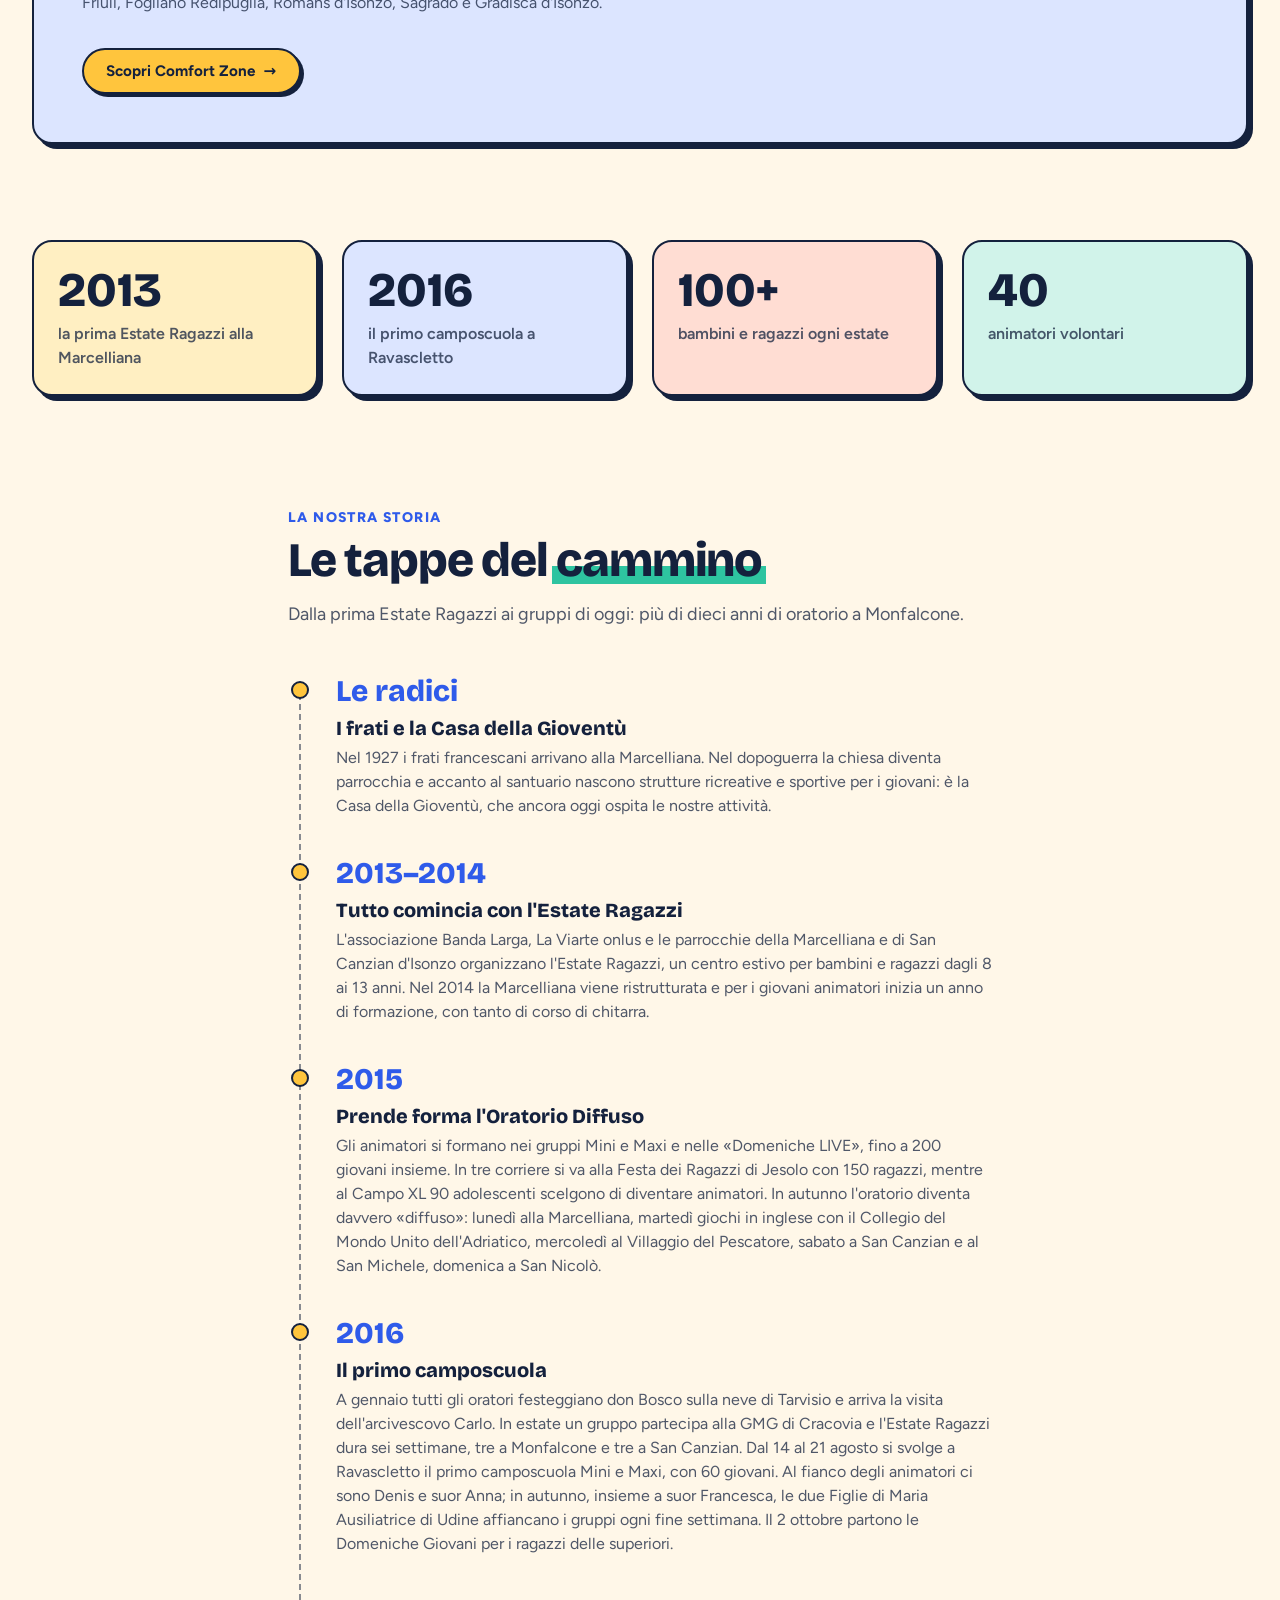
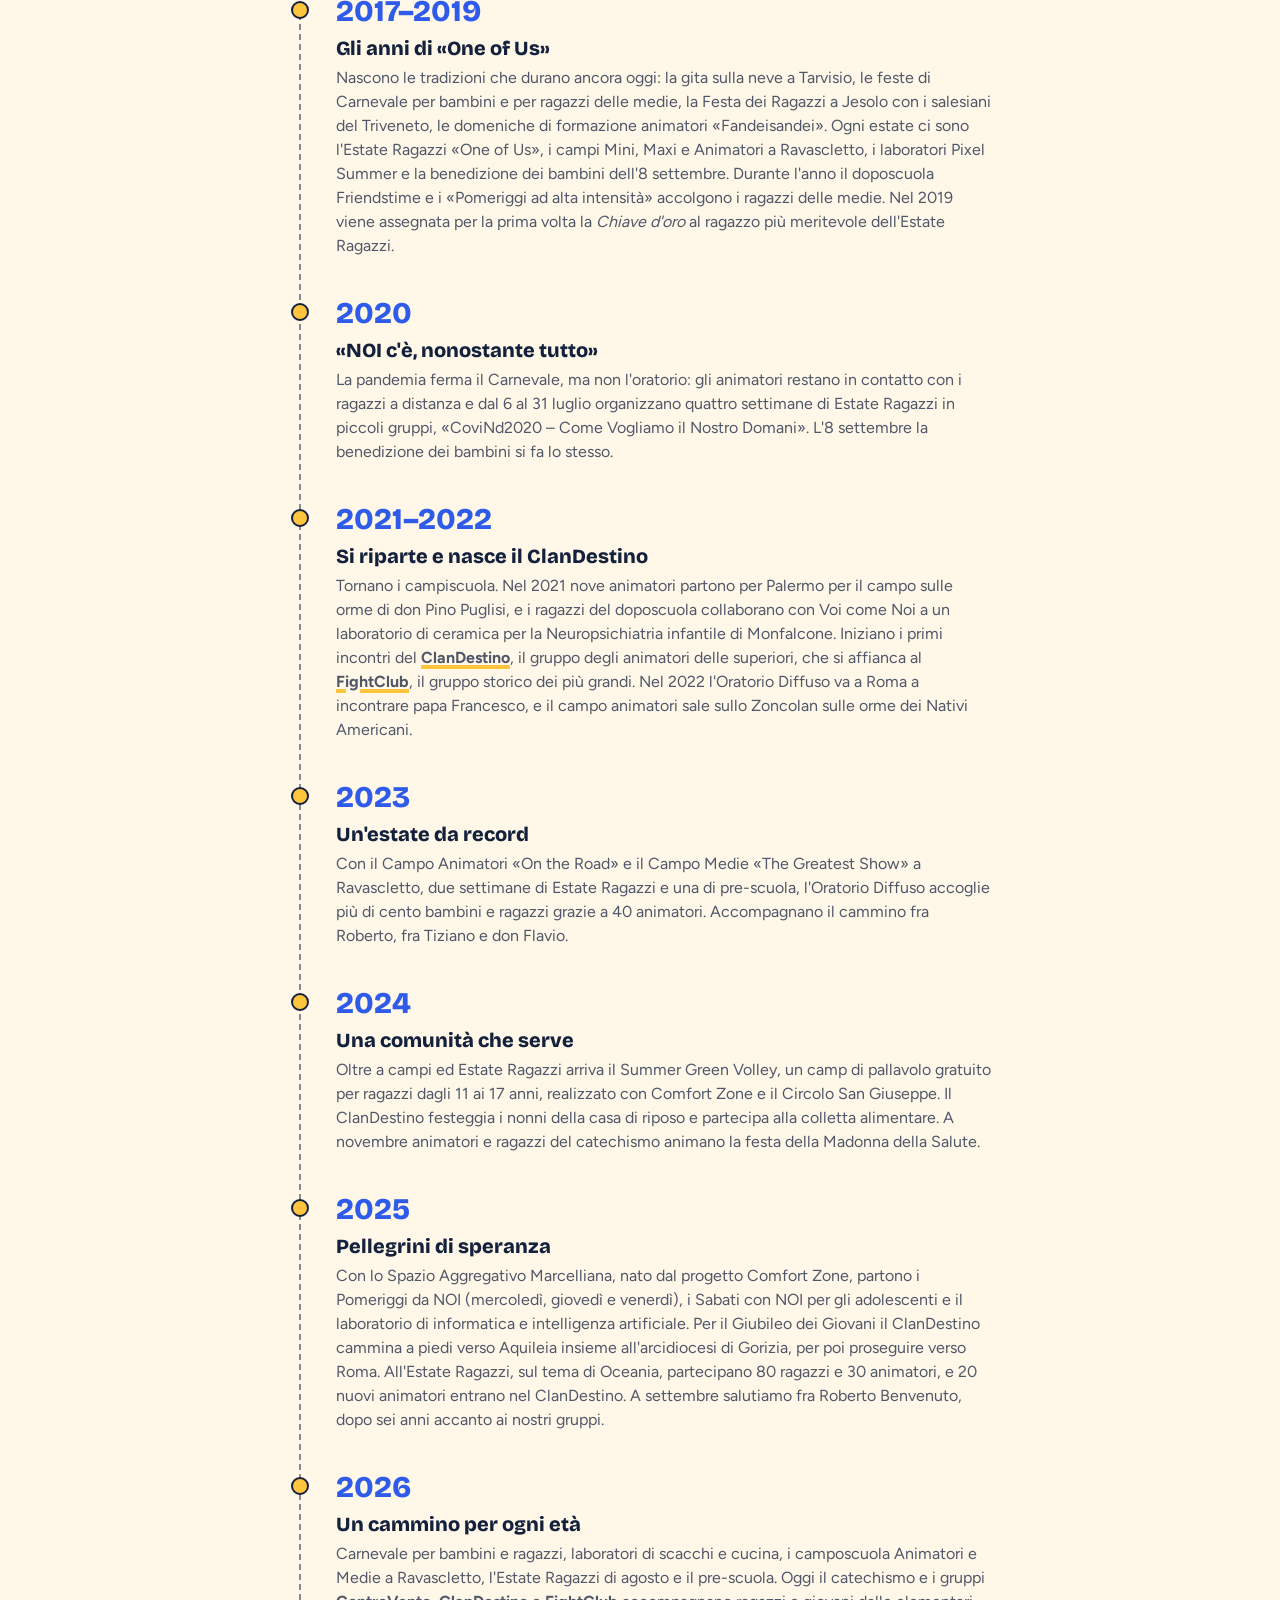
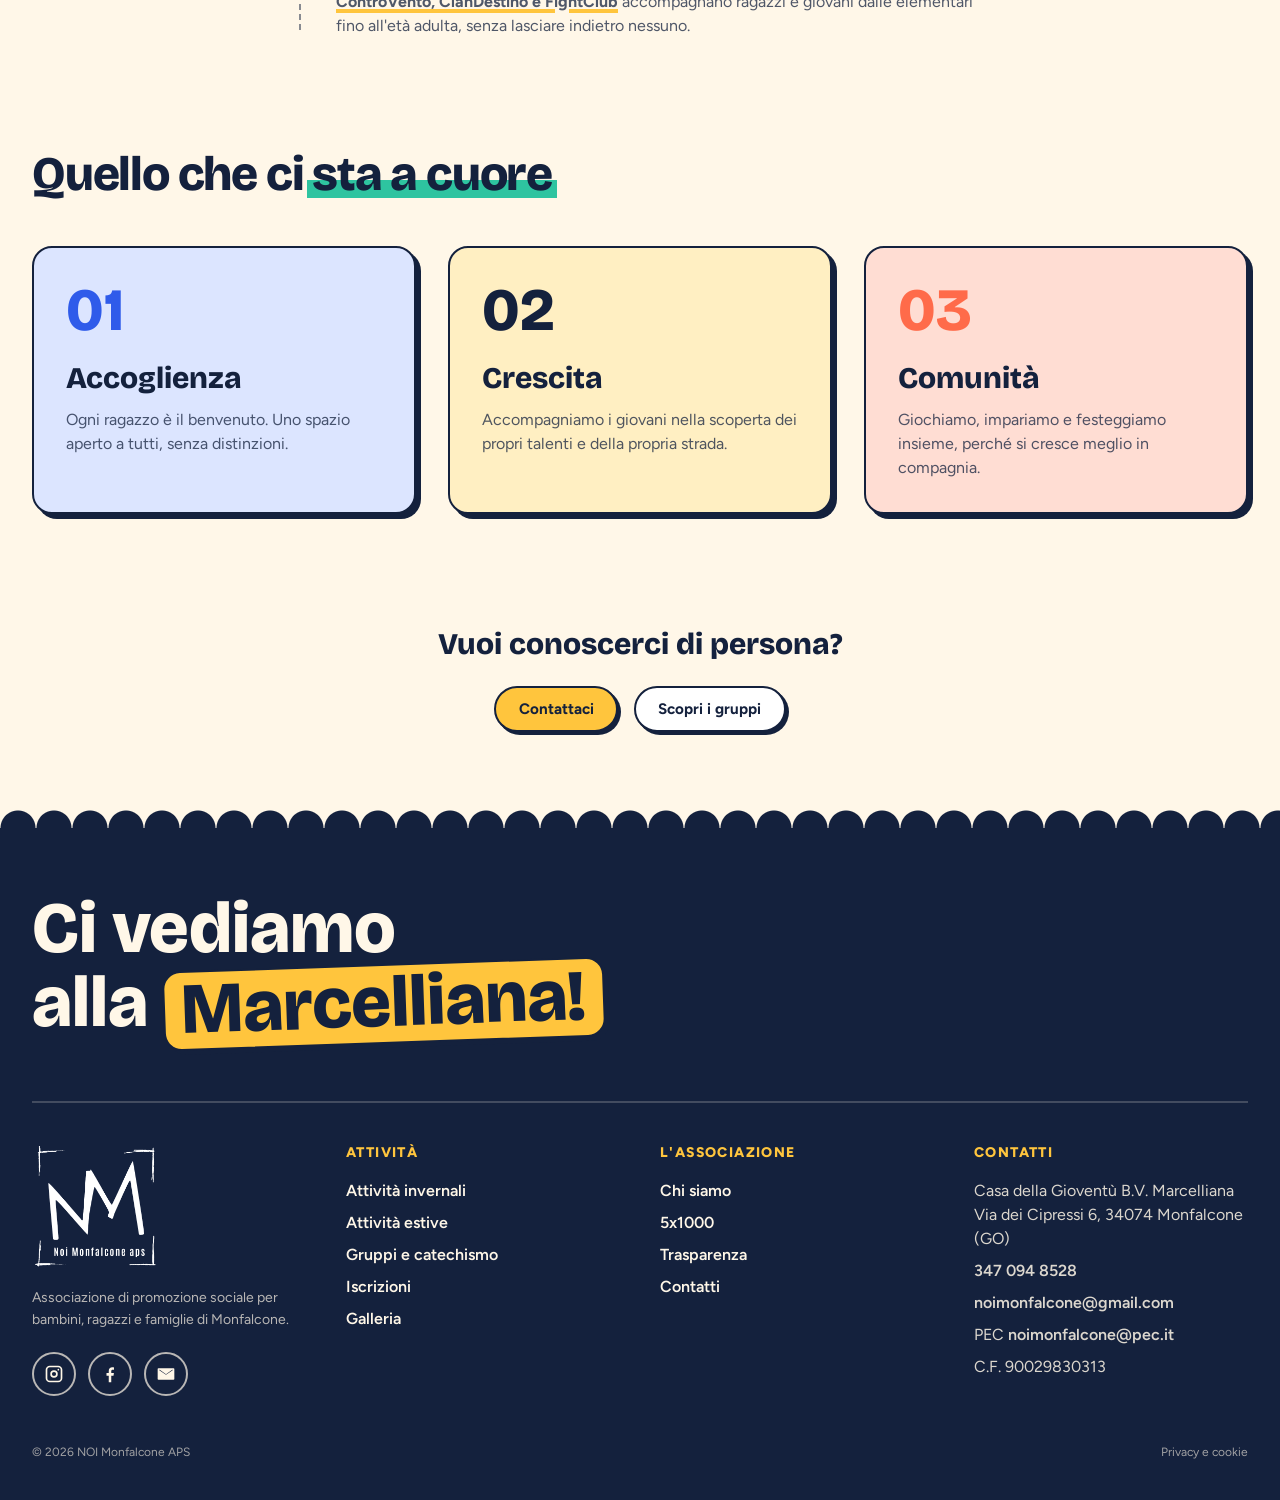
<file: chi-siamo.html>
<!DOCTYPE html>
<html lang="it">
<head>
  <meta charset="utf-8">
  <meta name="viewport" content="width=device-width, initial-scale=1">
  <title>Chi siamo | NOI Monfalcone APS</title>
  <meta name="description" content="NOI Monfalcone APS - Oratorio Diffuso: la nostra storia dal 2013 a oggi, la missione e i valori. Estate Ragazzi, campiscuola, gruppi animatori e attività per i giovani di Monfalcone.">
  <link rel="canonical" href="https://www.noimonfalcone.org/chi-siamo">
  <meta property="og:type" content="website">
  <meta property="og:locale" content="it_IT">
  <meta property="og:site_name" content="NOI Monfalcone APS">
  <meta property="og:title" content="Chi siamo | NOI Monfalcone APS">
  <meta property="og:description" content="NOI Monfalcone APS - Oratorio Diffuso: la nostra storia dal 2013 a oggi, la missione e i valori. Estate Ragazzi, campiscuola, gruppi animatori e attività per i giovani di Monfalcone.">
  <meta property="og:url" content="https://www.noimonfalcone.org/chi-siamo">
  <meta property="og:image" content="https://www.noimonfalcone.org/assets/img/og-image.jpg">
  <meta property="og:image:width" content="1200">
  <meta property="og:image:height" content="630">
  <meta property="og:image:alt" content="Foto di gruppo di bambini e animatori all'Estate Ragazzi di NOI Monfalcone">
  <meta name="twitter:card" content="summary_large_image">
  <meta name="theme-color" content="#FF6B4A">
  <link rel="icon" href="assets/img/favicon.png" type="image/png">
  <link rel="apple-touch-icon" href="assets/img/apple-touch-icon.png">
  <link rel="stylesheet" href="assets/css/fonts.css?v=20261122">
  <link rel="stylesheet" href="assets/css/style.css?v=20261122">
  <link rel="stylesheet" href="assets/css/tailwind.css?v=20261122">
</head>
<body data-page="chi-siamo" class="bg-paper font-sans text-ink antialiased">
  <div id="site-header"></div>

  <main id="main">
    <section class="tone-coral scallop">
      <div class="mx-auto max-w-7xl px-5 pb-20 pt-14 lg:px-8 lg:pb-24 lg:pt-20">
        <p class="reveal text-sm font-extrabold uppercase tracking-widest">L'associazione</p>
        <h1 class="reveal mt-4 font-display text-6xl font-extrabold leading-[0.95] tracking-tight sm:text-8xl" data-delay="1">Chi <span class="word">siamo</span></h1>
        <p class="reveal mt-6 max-w-2xl text-lg font-medium" data-delay="2">NOI Monfalcone APS – Oratorio Diffuso: persone che si impegnano per altre persone.</p>
      </div>
    </section>

    <section class="mx-auto max-w-7xl px-5 pt-24 lg:px-8">
      <div class="grid items-center gap-14 lg:grid-cols-2">
        <div class="reveal relative mx-auto w-full max-w-md lg:max-w-none">
          <div class="frame -rotate-2">
            <img src="assets/img/home/chi-siamo-animatori.jpg" alt="Foto di gruppo degli animatori al campo 2026" class="aspect-[4/3] w-full object-cover" loading="lazy">
          </div>
        </div>
        <div>
          <h2 class="reveal font-display text-4xl font-extrabold leading-[1.02] tracking-tight sm:text-5xl" data-delay="1">Un oratorio <span class="hl">diffuso</span></h2>
          <p class="reveal mt-6 text-lg leading-relaxed text-ink/75" data-delay="2">
            NOI Monfalcone APS è il circolo che anima l'<strong>Oratorio Diffuso</strong>: non un solo edificio, ma una rete di luoghi e di persone che negli anni ha unito la Marcelliana, San Canzian d'Isonzo, il Villaggio del Pescatore, l'oratorio San Michele, via Romana e San Nicolò nel lavoro con bambini, ragazzi e giovani.
          </p>
          <p class="reveal mt-4 text-lg leading-relaxed text-ink/75" data-delay="3">
            Il nostro stile è quello dell'oratorio salesiano: allegria, impegno e fare del bene agli altri. Il cuore delle attività è la Casa della Gioventù della Marcelliana, dove i ragazzi di Monfalcone si ritrovano per giocare, crescere e fare comunità. Facciamo parte della rete nazionale NOI Associazione.
          </p>
        </div>
      </div>
    </section>

    <!-- SPAZIO AGGREGATIVO COMFORT ZONE
         Fonti: comfortzoneatelier.org, comfortzoneatelier.org/marcelliana, goriziaoggi.news 25/03/2025 -->
    <section id="comfort-zone" class="mx-auto max-w-7xl px-5 pt-24 lg:px-8" aria-labelledby="tcz">
      <div class="reveal card !bg-brand-100 p-8 sm:p-12">
        <div class="grid gap-10 lg:grid-cols-[1.2fr_.8fr]">
          <div>
            <span class="sticker bg-white">Progetto Comfort Zone</span>
            <h2 id="tcz" class="mt-5 font-display text-4xl font-extrabold leading-[1.02] tracking-tight sm:text-5xl">Lo Spazio Aggregativo <span class="hl">Marcelliana</span></h2>
            <p class="mt-6 text-lg leading-relaxed text-ink/80">
              Alla Casa della Gioventù c'è uno dei due spazi di Monfalcone della rete <strong>Comfort Zone – Spazi Aggregativi</strong>: attività pomeridiane <strong>gratuite</strong> per ragazzi e ragazze dagli 11 anni, aperte tutto l'anno e <strong>gestite da NOI Monfalcone</strong> (è richiesto il tesseramento al circolo NOI). Qui si fanno i Pomeriggi FuoriClasse, i laboratori (informatica, scacchi, cucina) e le feste.
            </p>
            <p class="mt-4 leading-relaxed text-ink/75">
              Comfort Zone è un progetto di quattro anni ideato da IoDeposito ETS con Thiel, NOI Monfalcone, Comuni e scuole, selezionato da <em>Con i Bambini</em> nell'ambito del Fondo per il contrasto della povertà educativa minorile. La rete conta spazi a Monfalcone, Mariano del Friuli, Fogliano Redipuglia, Romans d'Isonzo, Sagrado e Gradisca d'Isonzo.
            </p>
            <a href="https://comfortzoneatelier.org/marcelliana/" target="_blank" rel="noopener" class="btn btn-sun mt-8">Scopri Comfort Zone <span class="arrow" aria-hidden="true">→</span></a>
          </div>
          <ul class="space-y-4 self-center">
            <li class="flex items-center gap-4 font-semibold"><span class="grid h-10 w-10 shrink-0 place-items-center rounded-full border-2 border-ink bg-sun font-display font-extrabold">€0</span> Attività gratuite, con tessera NOI</li>
            <li class="flex items-center gap-4 font-semibold"><span class="grid h-10 w-10 shrink-0 place-items-center rounded-full border-2 border-ink bg-sun font-display font-extrabold">11+</span> Dagli 11 anni in su</li>
            <li class="flex items-center gap-4 font-semibold"><span class="grid h-10 w-10 shrink-0 place-items-center rounded-full border-2 border-ink bg-sun font-display font-extrabold">📍</span> Via dei Cipressi 6, Monfalcone</li>
          </ul>
        </div>
      </div>
    </section>

    <!-- In numeri (dai post dell'Oratorio Diffuso) -->
    <section class="mx-auto max-w-7xl px-5 pt-24 lg:px-8" aria-label="L'Oratorio Diffuso in numeri">
      <div class="grid gap-6 sm:grid-cols-2 lg:grid-cols-4">
        <div class="card reveal !bg-sun-100 p-6" data-delay="1"><p class="font-display text-5xl font-extrabold">2013</p><p class="mt-2 font-semibold text-ink/75">la prima Estate Ragazzi alla Marcelliana</p></div>
        <div class="card reveal !bg-brand-100 p-6" data-delay="2"><p class="font-display text-5xl font-extrabold">2016</p><p class="mt-2 font-semibold text-ink/75">il primo camposcuola a Ravascletto</p></div>
        <div class="card reveal !bg-coral-100 p-6" data-delay="3"><p class="font-display text-5xl font-extrabold">100+</p><p class="mt-2 font-semibold text-ink/75">bambini e ragazzi ogni estate</p></div>
        <div class="card reveal !bg-mint-100 p-6" data-delay="4"><p class="font-display text-5xl font-extrabold">40</p><p class="mt-2 font-semibold text-ink/75">animatori volontari</p></div>
      </div>
    </section>

    <!-- STORICO
         Fonti: post della pagina Facebook "Noi Monfalcone aps - Oratorio Diffuso" (2013-2026),
         Il Piccolo 20/11/2016, Voce Isontina 04/09/2018, Pro Loco FVG 2024, Il Goriziano 21/11/2024 e 08/09/2025. -->
    <section class="mx-auto max-w-3xl px-5 pt-28 lg:px-8" aria-labelledby="storia">
      <p class="reveal text-sm font-extrabold uppercase tracking-widest text-brand">La nostra storia</p>
      <h2 id="storia" class="reveal mt-2 font-display text-4xl font-extrabold tracking-tight sm:text-5xl" data-delay="1">Le tappe del <span class="hl" style="--hl:var(--mint)">cammino</span></h2>
      <p class="reveal mt-4 text-lg text-ink/75" data-delay="2">Dalla prima Estate Ragazzi ai gruppi di oggi: più di dieci anni di oratorio a Monfalcone.</p>
      <ul class="timeline mt-12">
        <li class="reveal relative pb-10 pl-12"><span class="timeline-dot"></span>
          <p class="font-display text-3xl font-extrabold leading-none text-brand">Le radici</p>
          <h3 class="mt-2 font-display text-xl font-extrabold">I frati e la Casa della Gioventù</h3>
          <p class="mt-1 text-ink/75">Nel 1927 i frati francescani arrivano alla Marcelliana. Nel dopoguerra la chiesa diventa parrocchia e accanto al santuario nascono strutture ricreative e sportive per i giovani: è la Casa della Gioventù, che ancora oggi ospita le nostre attività.</p>
        </li>
        <li class="reveal relative pb-10 pl-12"><span class="timeline-dot"></span>
          <p class="font-display text-3xl font-extrabold leading-none text-brand">2013–2014</p>
          <h3 class="mt-2 font-display text-xl font-extrabold">Tutto comincia con l'Estate Ragazzi</h3>
          <p class="mt-1 text-ink/75">L'associazione Banda Larga, La Viarte onlus e le parrocchie della Marcelliana e di San Canzian d'Isonzo organizzano l'Estate Ragazzi, un centro estivo per bambini e ragazzi dagli 8 ai 13 anni. Nel 2014 la Marcelliana viene ristrutturata e per i giovani animatori inizia un anno di formazione, con tanto di corso di chitarra.</p>
        </li>
        <li class="reveal relative pb-10 pl-12"><span class="timeline-dot"></span>
          <p class="font-display text-3xl font-extrabold leading-none text-brand">2015</p>
          <h3 class="mt-2 font-display text-xl font-extrabold">Prende forma l'Oratorio Diffuso</h3>
          <p class="mt-1 text-ink/75">Gli animatori si formano nei gruppi Mini e Maxi e nelle «Domeniche LIVE», fino a 200 giovani insieme. In tre corriere si va alla Festa dei Ragazzi di Jesolo con 150 ragazzi, mentre al Campo XL 90 adolescenti scelgono di diventare animatori. In autunno l'oratorio diventa davvero «diffuso»: lunedì alla Marcelliana, martedì giochi in inglese con il Collegio del Mondo Unito dell'Adriatico, mercoledì al Villaggio del Pescatore, sabato a San Canzian e al San Michele, domenica a San Nicolò.</p>
        </li>
        <li class="reveal relative pb-10 pl-12"><span class="timeline-dot"></span>
          <p class="font-display text-3xl font-extrabold leading-none text-brand">2016</p>
          <h3 class="mt-2 font-display text-xl font-extrabold">Il primo camposcuola</h3>
          <p class="mt-1 text-ink/75">A gennaio tutti gli oratori festeggiano don Bosco sulla neve di Tarvisio e arriva la visita dell'arcivescovo Carlo. In estate un gruppo partecipa alla GMG di Cracovia e l'Estate Ragazzi dura sei settimane, tre a Monfalcone e tre a San Canzian. Dal 14 al 21 agosto si svolge a Ravascletto il primo camposcuola Mini e Maxi, con 60 giovani. Al fianco degli animatori ci sono Denis e suor Anna; in autunno, insieme a suor Francesca, le due Figlie di Maria Ausiliatrice di Udine affiancano i gruppi ogni fine settimana. Il 2 ottobre partono le Domeniche Giovani per i ragazzi delle superiori.</p>
        </li>
        <li class="reveal relative pb-10 pl-12"><span class="timeline-dot"></span>
          <p class="font-display text-3xl font-extrabold leading-none text-brand">2017–2019</p>
          <h3 class="mt-2 font-display text-xl font-extrabold">Gli anni di «One of Us»</h3>
          <p class="mt-1 text-ink/75">Nascono le tradizioni che durano ancora oggi: la gita sulla neve a Tarvisio, le feste di Carnevale per bambini e per ragazzi delle medie, la Festa dei Ragazzi a Jesolo con i salesiani del Triveneto, le domeniche di formazione animatori «Fandeisandei». Ogni estate ci sono l'Estate Ragazzi «One of Us», i campi Mini, Maxi e Animatori a Ravascletto, i laboratori Pixel Summer e la benedizione dei bambini dell'8 settembre. Durante l'anno il doposcuola Friendstime e i «Pomeriggi ad alta intensità» accolgono i ragazzi delle medie. Nel 2019 viene assegnata per la prima volta la <em>Chiave d'oro</em> al ragazzo più meritevole dell'Estate Ragazzi.</p>
        </li>
        <li class="reveal relative pb-10 pl-12"><span class="timeline-dot"></span>
          <p class="font-display text-3xl font-extrabold leading-none text-brand">2020</p>
          <h3 class="mt-2 font-display text-xl font-extrabold">«NOI c'è, nonostante tutto»</h3>
          <p class="mt-1 text-ink/75">La pandemia ferma il Carnevale, ma non l'oratorio: gli animatori restano in contatto con i ragazzi a distanza e dal 6 al 31 luglio organizzano quattro settimane di Estate Ragazzi in piccoli gruppi, «CoviNd2020 – Come Vogliamo il Nostro Domani». L'8 settembre la benedizione dei bambini si fa lo stesso.</p>
        </li>
        <li class="reveal relative pb-10 pl-12"><span class="timeline-dot"></span>
          <p class="font-display text-3xl font-extrabold leading-none text-brand">2021–2022</p>
          <h3 class="mt-2 font-display text-xl font-extrabold">Si riparte e nasce il ClanDestino</h3>
          <p class="mt-1 text-ink/75">Tornano i campiscuola. Nel 2021 nove animatori partono per Palermo per il campo sulle orme di don Pino Puglisi, e i ragazzi del doposcuola collaborano con Voi come Noi a un laboratorio di ceramica per la Neuropsichiatria infantile di Monfalcone. Iniziano i primi incontri del <a href="gruppi#clandestino" class="font-bold underline decoration-sun decoration-4 underline-offset-2">ClanDestino</a>, il gruppo degli animatori delle superiori, che si affianca al <a href="gruppi#fightclub" class="font-bold underline decoration-sun decoration-4 underline-offset-2">FightClub</a>, il gruppo storico dei più grandi. Nel 2022 l'Oratorio Diffuso va a Roma a incontrare papa Francesco, e il campo animatori sale sullo Zoncolan sulle orme dei Nativi Americani.</p>
        </li>
        <li class="reveal relative pb-10 pl-12"><span class="timeline-dot"></span>
          <p class="font-display text-3xl font-extrabold leading-none text-brand">2023</p>
          <h3 class="mt-2 font-display text-xl font-extrabold">Un'estate da record</h3>
          <p class="mt-1 text-ink/75">Con il Campo Animatori «On the Road» e il Campo Medie «The Greatest Show» a Ravascletto, due settimane di Estate Ragazzi e una di pre-scuola, l'Oratorio Diffuso accoglie più di cento bambini e ragazzi grazie a 40 animatori. Accompagnano il cammino fra Roberto, fra Tiziano e don Flavio.</p>
        </li>
        <li class="reveal relative pb-10 pl-12"><span class="timeline-dot"></span>
          <p class="font-display text-3xl font-extrabold leading-none text-brand">2024</p>
          <h3 class="mt-2 font-display text-xl font-extrabold">Una comunità che serve</h3>
          <p class="mt-1 text-ink/75">Oltre a campi ed Estate Ragazzi arriva il Summer Green Volley, un camp di pallavolo gratuito per ragazzi dagli 11 ai 17 anni, realizzato con Comfort Zone e il Circolo San Giuseppe. Il ClanDestino festeggia i nonni della casa di riposo e partecipa alla colletta alimentare. A novembre animatori e ragazzi del catechismo animano la festa della Madonna della Salute.</p>
        </li>
        <li class="reveal relative pb-10 pl-12"><span class="timeline-dot"></span>
          <p class="font-display text-3xl font-extrabold leading-none text-brand">2025</p>
          <h3 class="mt-2 font-display text-xl font-extrabold">Pellegrini di speranza</h3>
          <p class="mt-1 text-ink/75">Con lo Spazio Aggregativo Marcelliana, nato dal progetto Comfort Zone, partono i Pomeriggi da NOI (mercoledì, giovedì e venerdì), i Sabati con NOI per gli adolescenti e il laboratorio di informatica e intelligenza artificiale. Per il Giubileo dei Giovani il ClanDestino cammina a piedi verso Aquileia insieme all'arcidiocesi di Gorizia, per poi proseguire verso Roma. All'Estate Ragazzi, sul tema di Oceania, partecipano 80 ragazzi e 30 animatori, e 20 nuovi animatori entrano nel ClanDestino. A settembre salutiamo fra Roberto Benvenuto, dopo sei anni accanto ai nostri gruppi.</p>
        </li>
        <li class="reveal relative pl-12"><span class="timeline-dot"></span>
          <p class="font-display text-3xl font-extrabold leading-none text-brand">2026</p>
          <h3 class="mt-2 font-display text-xl font-extrabold">Un cammino per ogni età</h3>
          <p class="mt-1 text-ink/75">Carnevale per bambini e ragazzi, laboratori di scacchi e cucina, i camposcuola Animatori e Medie a Ravascletto, l'Estate Ragazzi di agosto e il pre-scuola. Oggi il catechismo e i gruppi <a href="gruppi" class="font-bold underline decoration-sun decoration-4 underline-offset-2">ControVento, ClanDestino e FightClub</a> accompagnano ragazzi e giovani dalle elementari fino all'età adulta, senza lasciare indietro nessuno.</p>
        </li>
      </ul>
    </section>

    <section class="mx-auto max-w-7xl px-5 pt-28 lg:px-8" aria-labelledby="valori">
      <h2 id="valori" class="reveal font-display text-4xl font-extrabold tracking-tight sm:text-5xl">Quello che ci <span class="hl" style="--hl:var(--mint)">sta a cuore</span></h2>
      <div class="mt-12 grid gap-8 md:grid-cols-3">
        <article class="card reveal !bg-brand-100 p-8" data-delay="1">
          <span class="font-display text-6xl font-extrabold leading-none text-brand">01</span>
          <h3 class="mt-5 font-display text-3xl font-extrabold">Accoglienza</h3>
          <p class="mt-3 text-ink/75">Ogni ragazzo è il benvenuto. Uno spazio aperto a tutti, senza distinzioni.</p>
        </article>
        <article class="card reveal !bg-sun-100 p-8" data-delay="2">
          <span class="font-display text-6xl font-extrabold leading-none text-ink">02</span>
          <h3 class="mt-5 font-display text-3xl font-extrabold">Crescita</h3>
          <p class="mt-3 text-ink/75">Accompagniamo i giovani nella scoperta dei propri talenti e della propria strada.</p>
        </article>
        <article class="card reveal !bg-coral-100 p-8" data-delay="3">
          <span class="font-display text-6xl font-extrabold leading-none text-coral">03</span>
          <h3 class="mt-5 font-display text-3xl font-extrabold">Comunità</h3>
          <p class="mt-3 text-ink/75">Giochiamo, impariamo e festeggiamo insieme, perché si cresce meglio in compagnia.</p>
        </article>
      </div>
    </section>

    <section class="mx-auto max-w-7xl px-5 pt-28 text-center lg:px-8">
      <p class="reveal font-display text-3xl font-extrabold">Vuoi conoscerci di persona?</p>
      <div class="reveal mt-6 flex flex-wrap justify-center gap-4" data-delay="1">
        <a href="contatti" class="btn btn-sun">Contattaci</a>
        <a href="gruppi" class="btn">Scopri i gruppi</a>
      </div>
    </section>
  </main>

  <div id="site-footer"></div>
  <script src="assets/js/data.js?v=20261122"></script>
  <script src="assets/js/components.js?v=20261122"></script>
  <script src="assets/js/main.js?v=20261122"></script>
</body>
</html>
</file>
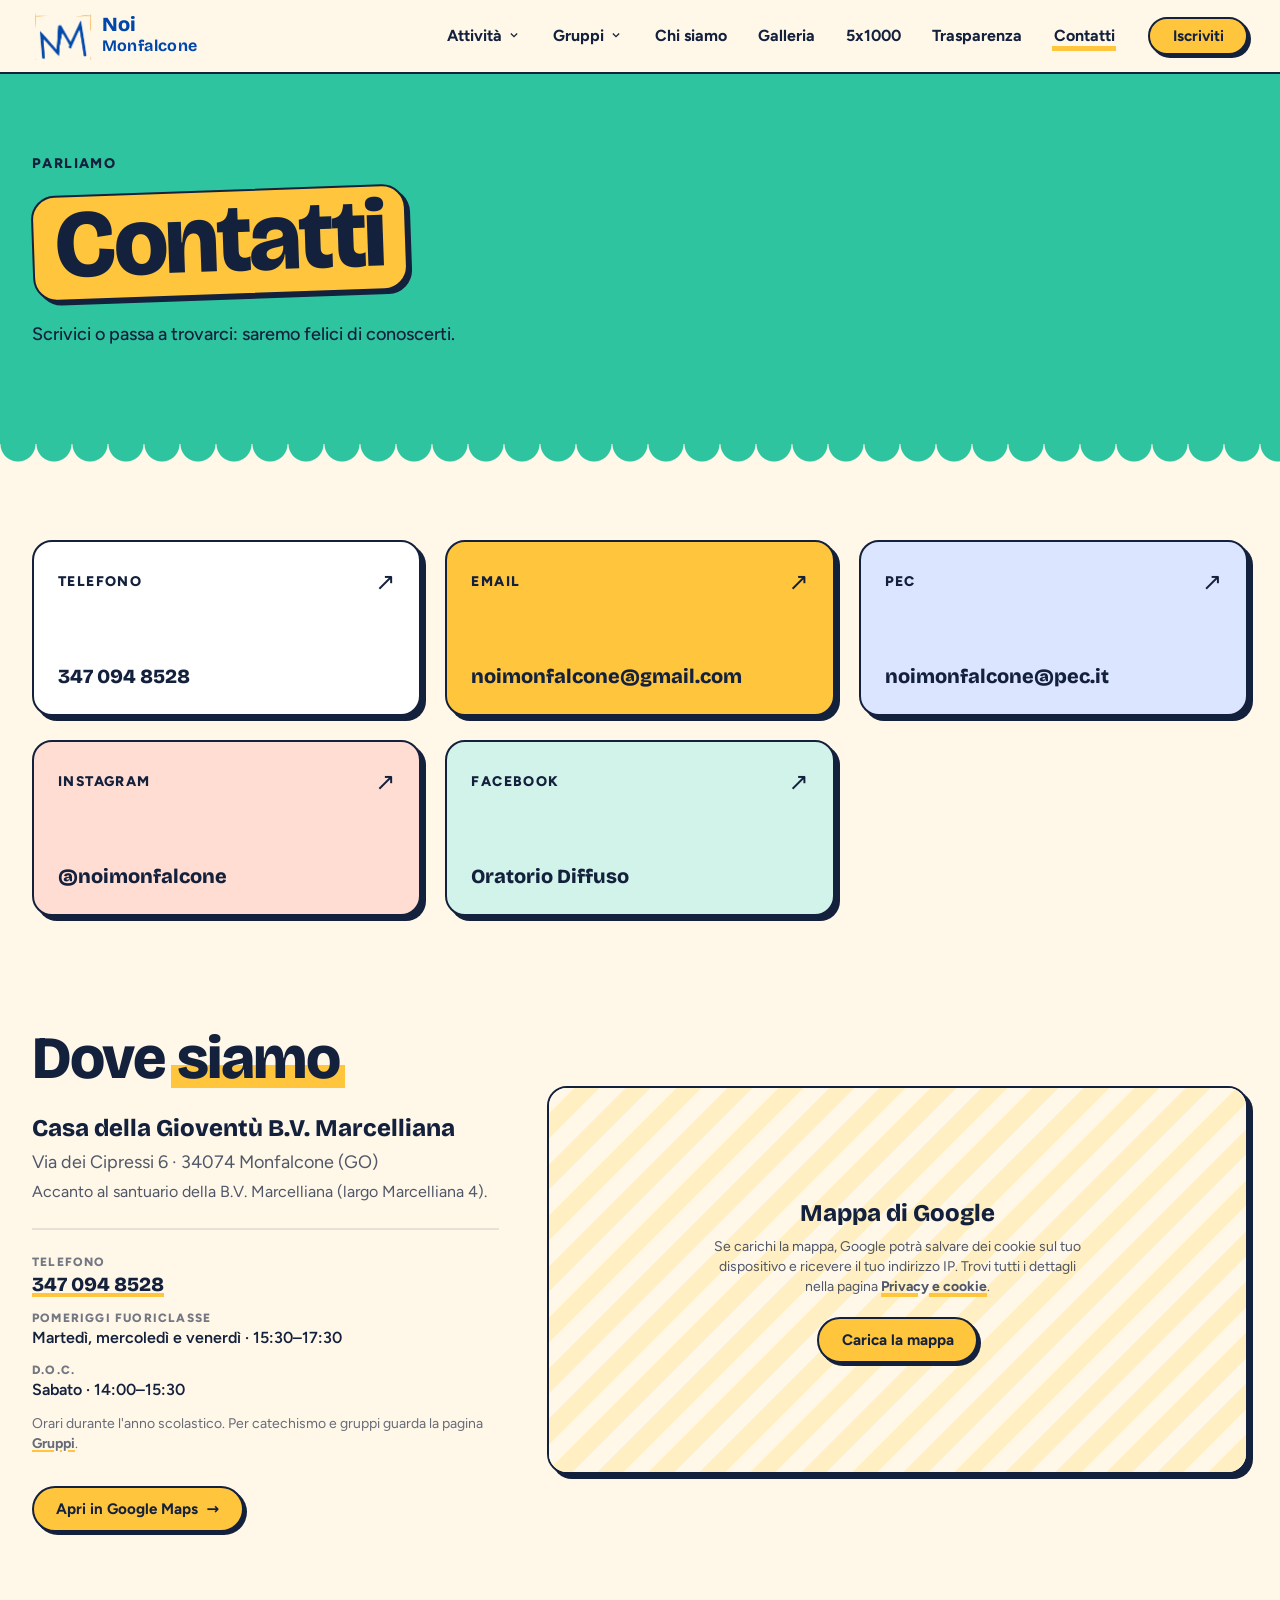
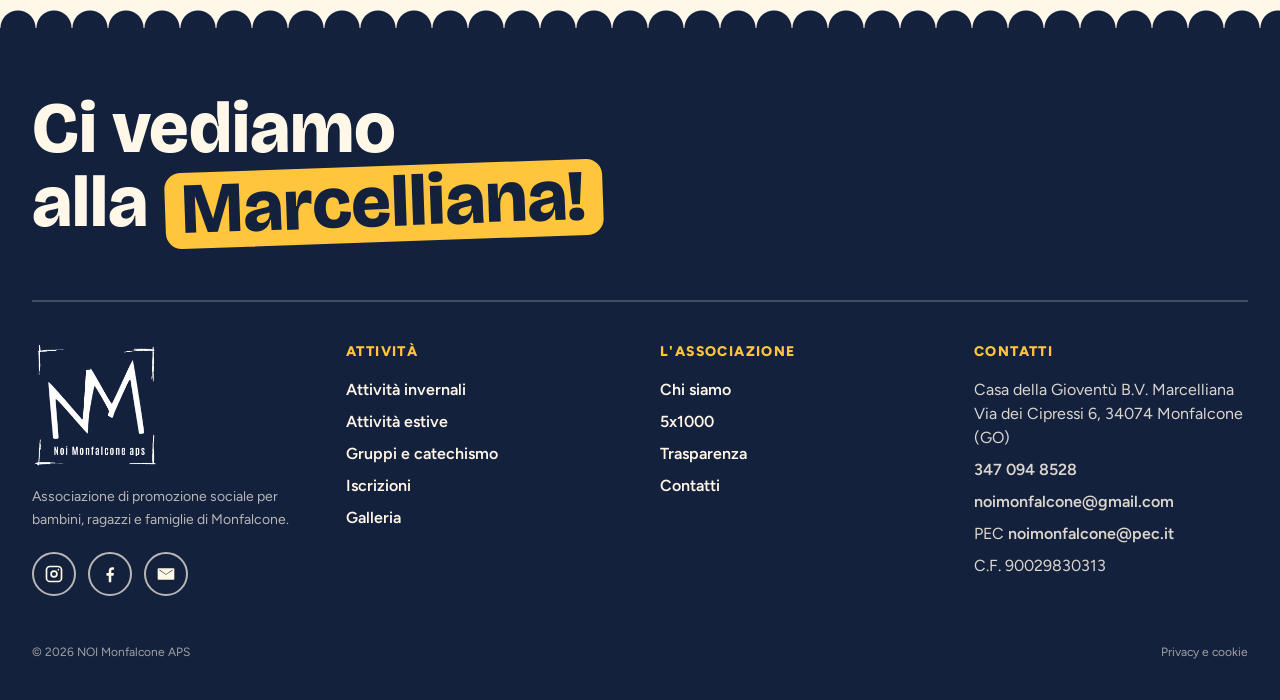
<file: contatti.html>
<!DOCTYPE html>
<html lang="it">
<head>
  <meta charset="utf-8">
  <meta name="viewport" content="width=device-width, initial-scale=1">
  <title>Contatti e dove siamo | NOI Monfalcone APS</title>
  <meta name="description" content="Contatta NOI Monfalcone APS: telefono, email, PEC, Instagram, Facebook. Casa della Gioventù B.V. Marcelliana, via dei Cipressi 6, Monfalcone.">
  <link rel="canonical" href="https://www.noimonfalcone.org/contatti">
  <meta property="og:type" content="website">
  <meta property="og:locale" content="it_IT">
  <meta property="og:site_name" content="NOI Monfalcone APS">
  <meta property="og:title" content="Contatti e dove siamo | NOI Monfalcone APS">
  <meta property="og:description" content="Contatta NOI Monfalcone APS: telefono, email, PEC, Instagram, Facebook. Casa della Gioventù B.V. Marcelliana, via dei Cipressi 6, Monfalcone.">
  <meta property="og:url" content="https://www.noimonfalcone.org/contatti">
  <meta property="og:image" content="https://www.noimonfalcone.org/assets/img/og-image.jpg">
  <meta property="og:image:width" content="1200">
  <meta property="og:image:height" content="630">
  <meta property="og:image:alt" content="Foto di gruppo di bambini e animatori all'Estate Ragazzi di NOI Monfalcone">
  <meta name="twitter:card" content="summary_large_image">
  <meta name="theme-color" content="#2EC4A0">
  <link rel="icon" href="assets/img/favicon.png" type="image/png">
  <link rel="apple-touch-icon" href="assets/img/apple-touch-icon.png">
  <link rel="stylesheet" href="assets/css/fonts.css?v=20261122">
  <link rel="stylesheet" href="assets/css/style.css?v=20261122">
  <link rel="stylesheet" href="assets/css/tailwind.css?v=20261122">
</head>
<body data-page="contatti" class="bg-paper font-sans text-ink antialiased">
  <div id="site-header"></div>

  <main id="main">
    <section class="tone-mint scallop">
      <div class="mx-auto max-w-7xl px-5 pb-20 pt-14 lg:px-8 lg:pb-24 lg:pt-20">
        <p class="reveal text-sm font-extrabold uppercase tracking-widest">Parliamo</p>
        <h1 class="reveal mt-4 font-display text-6xl font-extrabold leading-[0.95] tracking-tight sm:text-8xl" data-delay="1"><span class="word">Contatti</span></h1>
        <p class="reveal mt-6 max-w-2xl text-lg font-medium" data-delay="2">Scrivici o passa a trovarci: saremo felici di conoscerti.</p>
      </div>
    </section>

    <section class="mx-auto max-w-7xl px-5 pt-24 lg:px-8">
      <div class="grid gap-6 sm:grid-cols-2 lg:grid-cols-3">
        <a href="tel:+393470948528" class="card reveal flex min-h-[11rem] flex-col justify-between !bg-white p-6" data-delay="1">
          <span class="flex items-center justify-between"><span class="text-sm font-extrabold uppercase tracking-widest">Telefono</span><span aria-hidden="true" class="text-2xl">↗</span></span>
          <span class="font-display text-xl font-extrabold">347 094 8528</span>
        </a>
        <a href="mailto:noimonfalcone@gmail.com" class="card reveal flex min-h-[11rem] flex-col justify-between !bg-sun p-6" data-delay="1">
          <span class="flex items-center justify-between"><span class="text-sm font-extrabold uppercase tracking-widest">Email</span><span aria-hidden="true" class="text-2xl">↗</span></span>
          <span class="break-all font-display text-xl font-extrabold">noimonfalcone@gmail.com</span>
        </a>
        <a href="mailto:noimonfalcone@pec.it" class="card reveal flex min-h-[11rem] flex-col justify-between !bg-brand-100 p-6" data-delay="2">
          <span class="flex items-center justify-between"><span class="text-sm font-extrabold uppercase tracking-widest">PEC</span><span aria-hidden="true" class="text-2xl">↗</span></span>
          <span class="break-all font-display text-xl font-extrabold">noimonfalcone@pec.it</span>
        </a>
        <a href="https://www.instagram.com/noimonfalcone/" target="_blank" rel="noopener" class="card reveal flex min-h-[11rem] flex-col justify-between !bg-coral-100 p-6" data-delay="3">
          <span class="flex items-center justify-between"><span class="text-sm font-extrabold uppercase tracking-widest">Instagram</span><span aria-hidden="true" class="text-2xl">↗</span></span>
          <span class="font-display text-xl font-extrabold">@noimonfalcone</span>
        </a>
        <a href="https://www.facebook.com/oratoriodiffuso/" target="_blank" rel="noopener" class="card reveal flex min-h-[11rem] flex-col justify-between !bg-mint-100 p-6" data-delay="4">
          <span class="flex items-center justify-between"><span class="text-sm font-extrabold uppercase tracking-widest">Facebook</span><span aria-hidden="true" class="text-2xl">↗</span></span>
          <span class="font-display text-xl font-extrabold">Oratorio Diffuso</span>
        </a>
      </div>
    </section>

    <section class="mx-auto max-w-7xl px-5 pt-28 lg:px-8" aria-labelledby="dove">
      <div class="grid items-center gap-12 lg:grid-cols-[.8fr_1.2fr]">
        <div>
          <h2 id="dove" class="reveal font-display text-4xl font-extrabold leading-[1.02] tracking-tight sm:text-6xl">Dove <span class="hl">siamo</span></h2>
          <p class="reveal mt-6 font-display text-2xl font-extrabold" data-delay="1">Casa della Gioventù B.V. Marcelliana</p>
          <p class="reveal mt-1 text-lg text-ink/75" data-delay="1">Via dei Cipressi 6 · 34074 Monfalcone (GO)</p>
          <p class="reveal mt-1 text-ink/75" data-delay="1">Accanto al santuario della B.V. Marcelliana (largo Marcelliana 4).</p>
          <dl class="reveal mt-6 space-y-3 border-t-2 border-ink/10 pt-6" data-delay="2">
            <div><dt class="text-xs font-extrabold uppercase tracking-widest text-ink/60">Telefono</dt>
              <dd><a href="tel:+393470948528" class="font-display text-xl font-extrabold underline decoration-sun decoration-4 underline-offset-2">347 094 8528</a></dd></div>
            <div><dt class="text-xs font-extrabold uppercase tracking-widest text-ink/60">Pomeriggi FuoriClasse</dt>
              <dd class="font-semibold">Martedì, mercoledì e venerdì · 15:30–17:30</dd></div>
            <div><dt class="text-xs font-extrabold uppercase tracking-widest text-ink/60">D.O.C.</dt>
              <dd class="font-semibold">Sabato · 14:00–15:30</dd></div>
          </dl>
          <p class="reveal mt-3 text-sm text-ink/65" data-delay="2">Orari durante l'anno scolastico. Per catechismo e gruppi guarda la pagina <a href="gruppi" class="font-bold underline decoration-sun decoration-2 underline-offset-2">Gruppi</a>.</p>
          <a class="reveal btn btn-sun mt-8" data-delay="2" target="_blank" rel="noopener"
             href="https://www.google.com/maps/search/?api=1&query=Via+dei+Cipressi+6,+34074+Monfalcone+GO">Apri in Google Maps <span class="arrow" aria-hidden="true">→</span></a>
        </div>
        <div class="reveal card overflow-hidden" data-delay="2">
          <!-- La mappa di Google (e i suoi cookie) si carica solo se il visitatore clicca -->
          <div data-map data-src="https://www.google.com/maps?q=Via+dei+Cipressi+6,+34074+Monfalcone+GO&output=embed" class="map-consent grid h-96 w-full place-items-center p-6 text-center">
            <div>
              <p class="font-display text-2xl font-extrabold">Mappa di Google</p>
              <p class="mx-auto mt-2 max-w-sm text-sm text-ink/75">Se carichi la mappa, Google potrà salvare dei cookie sul tuo dispositivo e ricevere il tuo indirizzo IP. Trovi tutti i dettagli nella pagina <a href="privacy" class="font-bold underline decoration-sun decoration-4 underline-offset-2">Privacy e cookie</a>.</p>
              <button type="button" class="btn btn-sun mt-5">Carica la mappa</button>
            </div>
          </div>
        </div>
      </div>
    </section>
  </main>

  <div id="site-footer"></div>
  <script src="assets/js/data.js?v=20261122"></script>
  <script src="assets/js/components.js?v=20261122"></script>
  <script src="assets/js/main.js?v=20261122"></script>
</body>
</html>
</file>
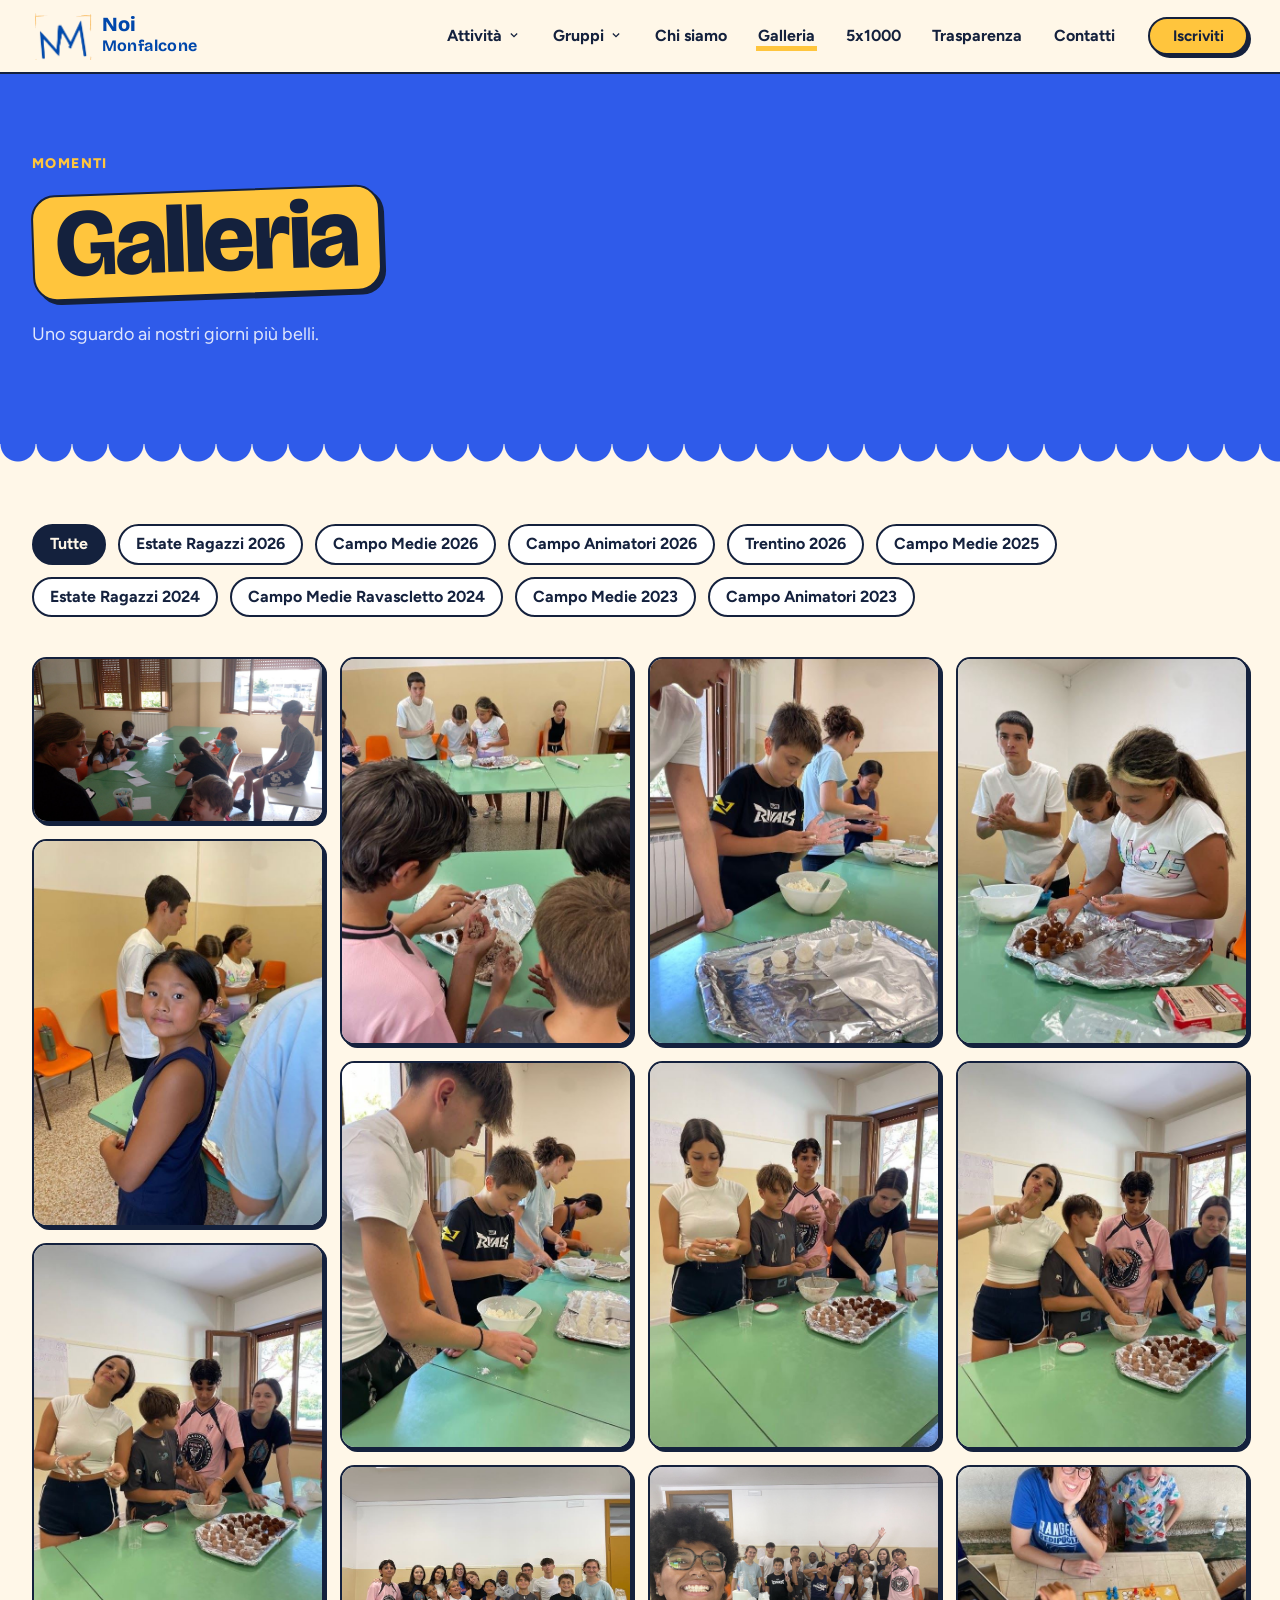
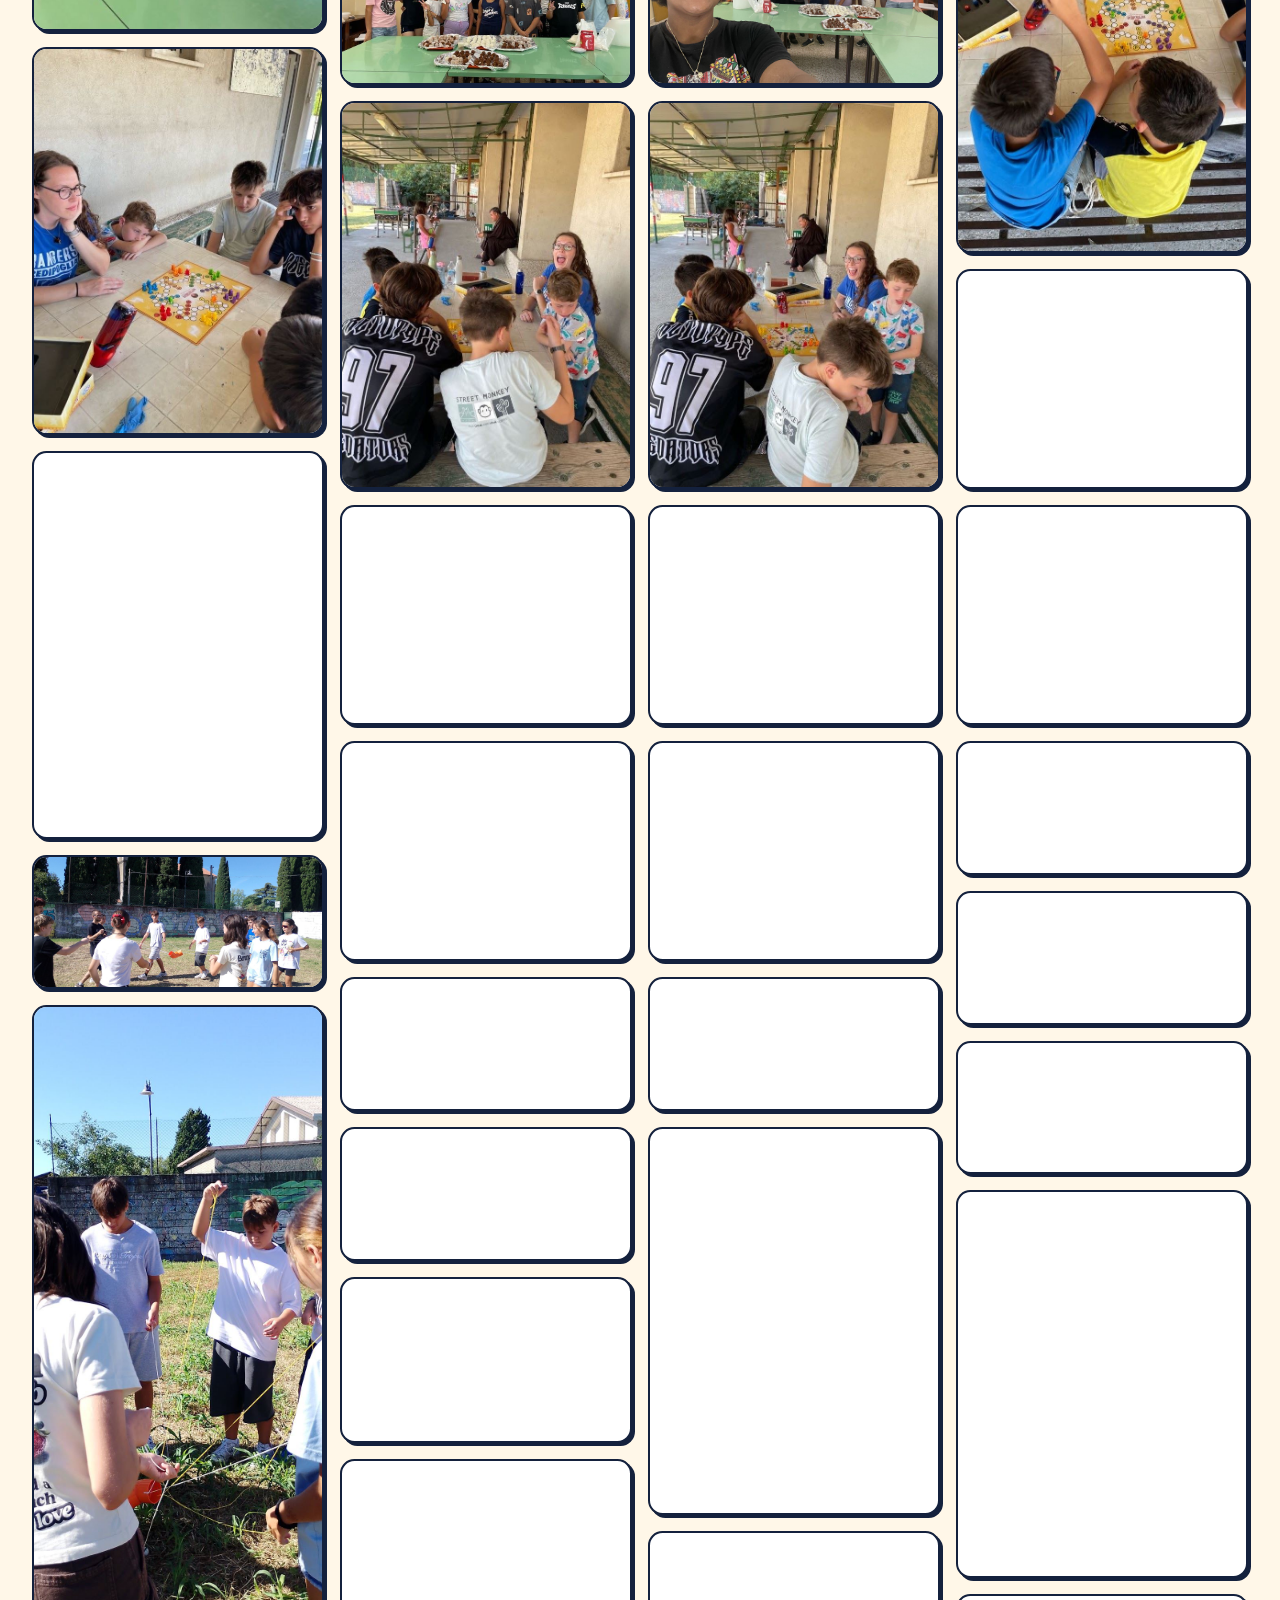
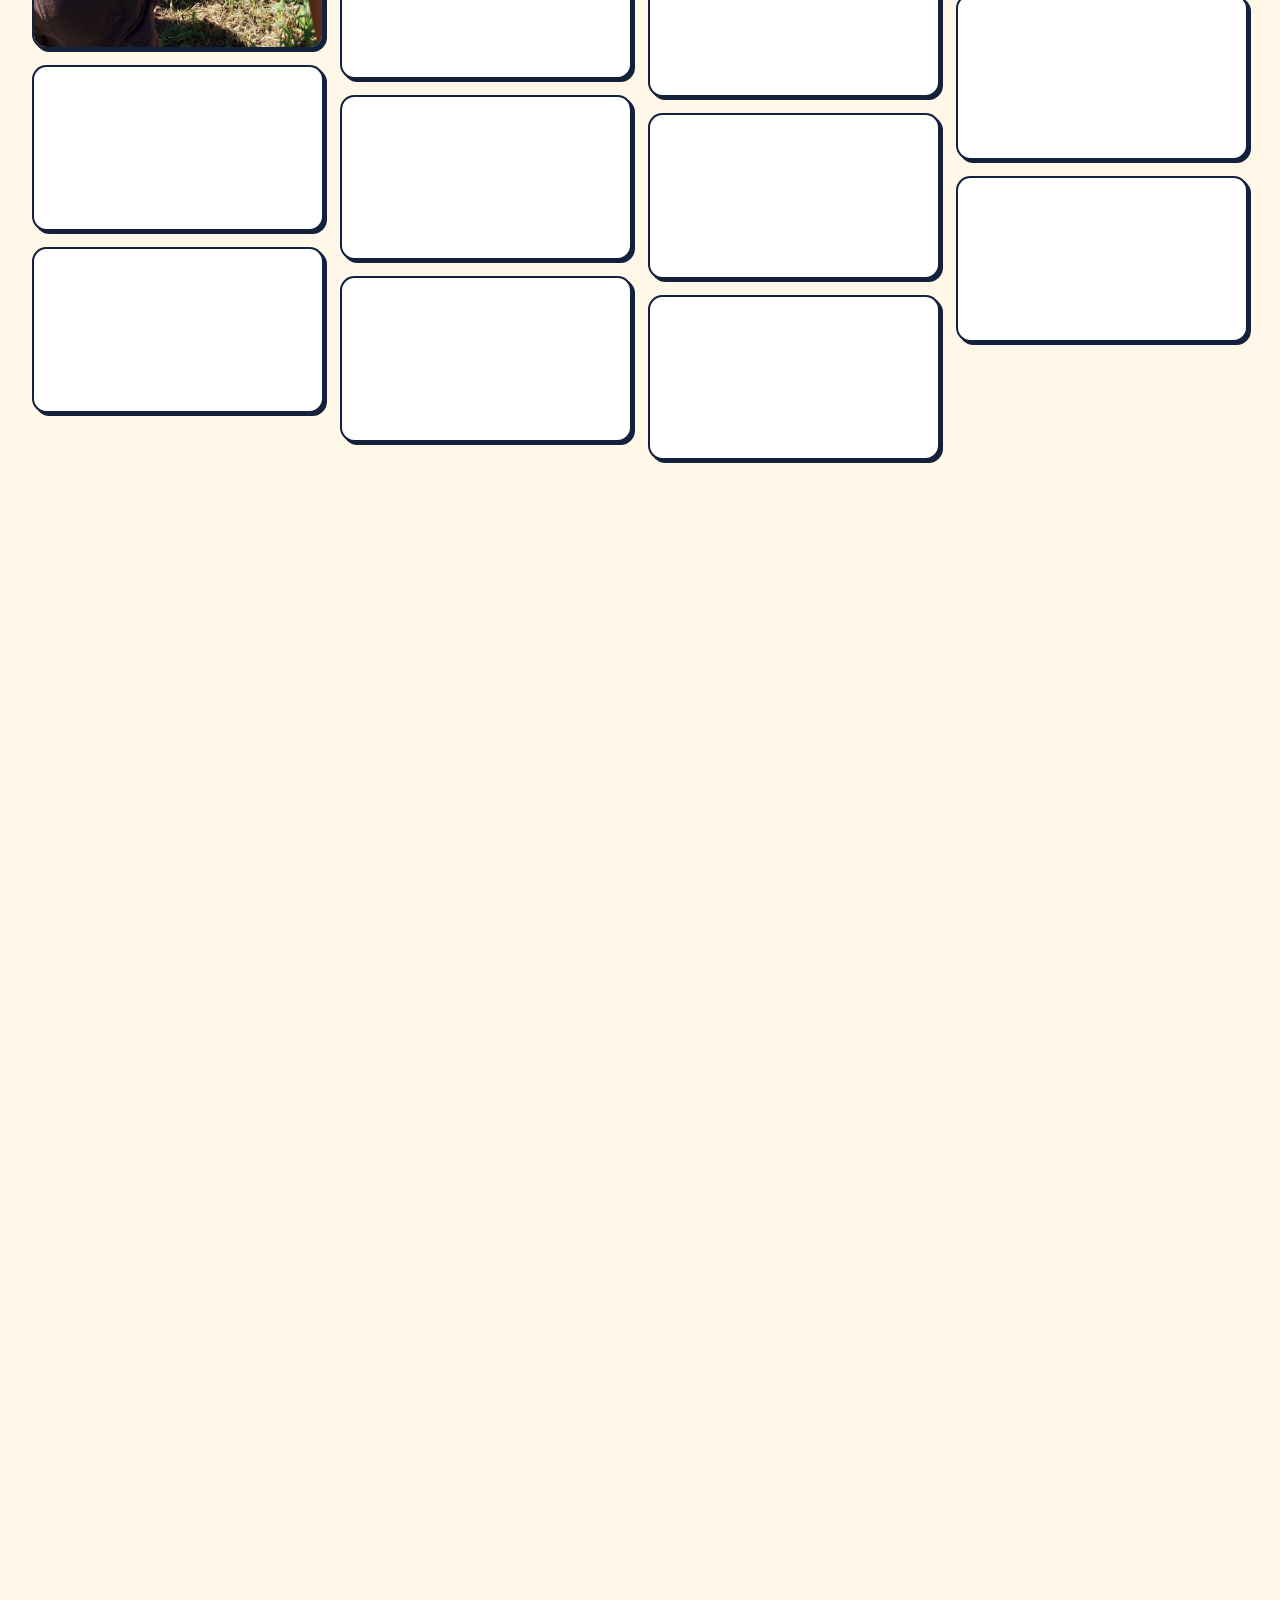
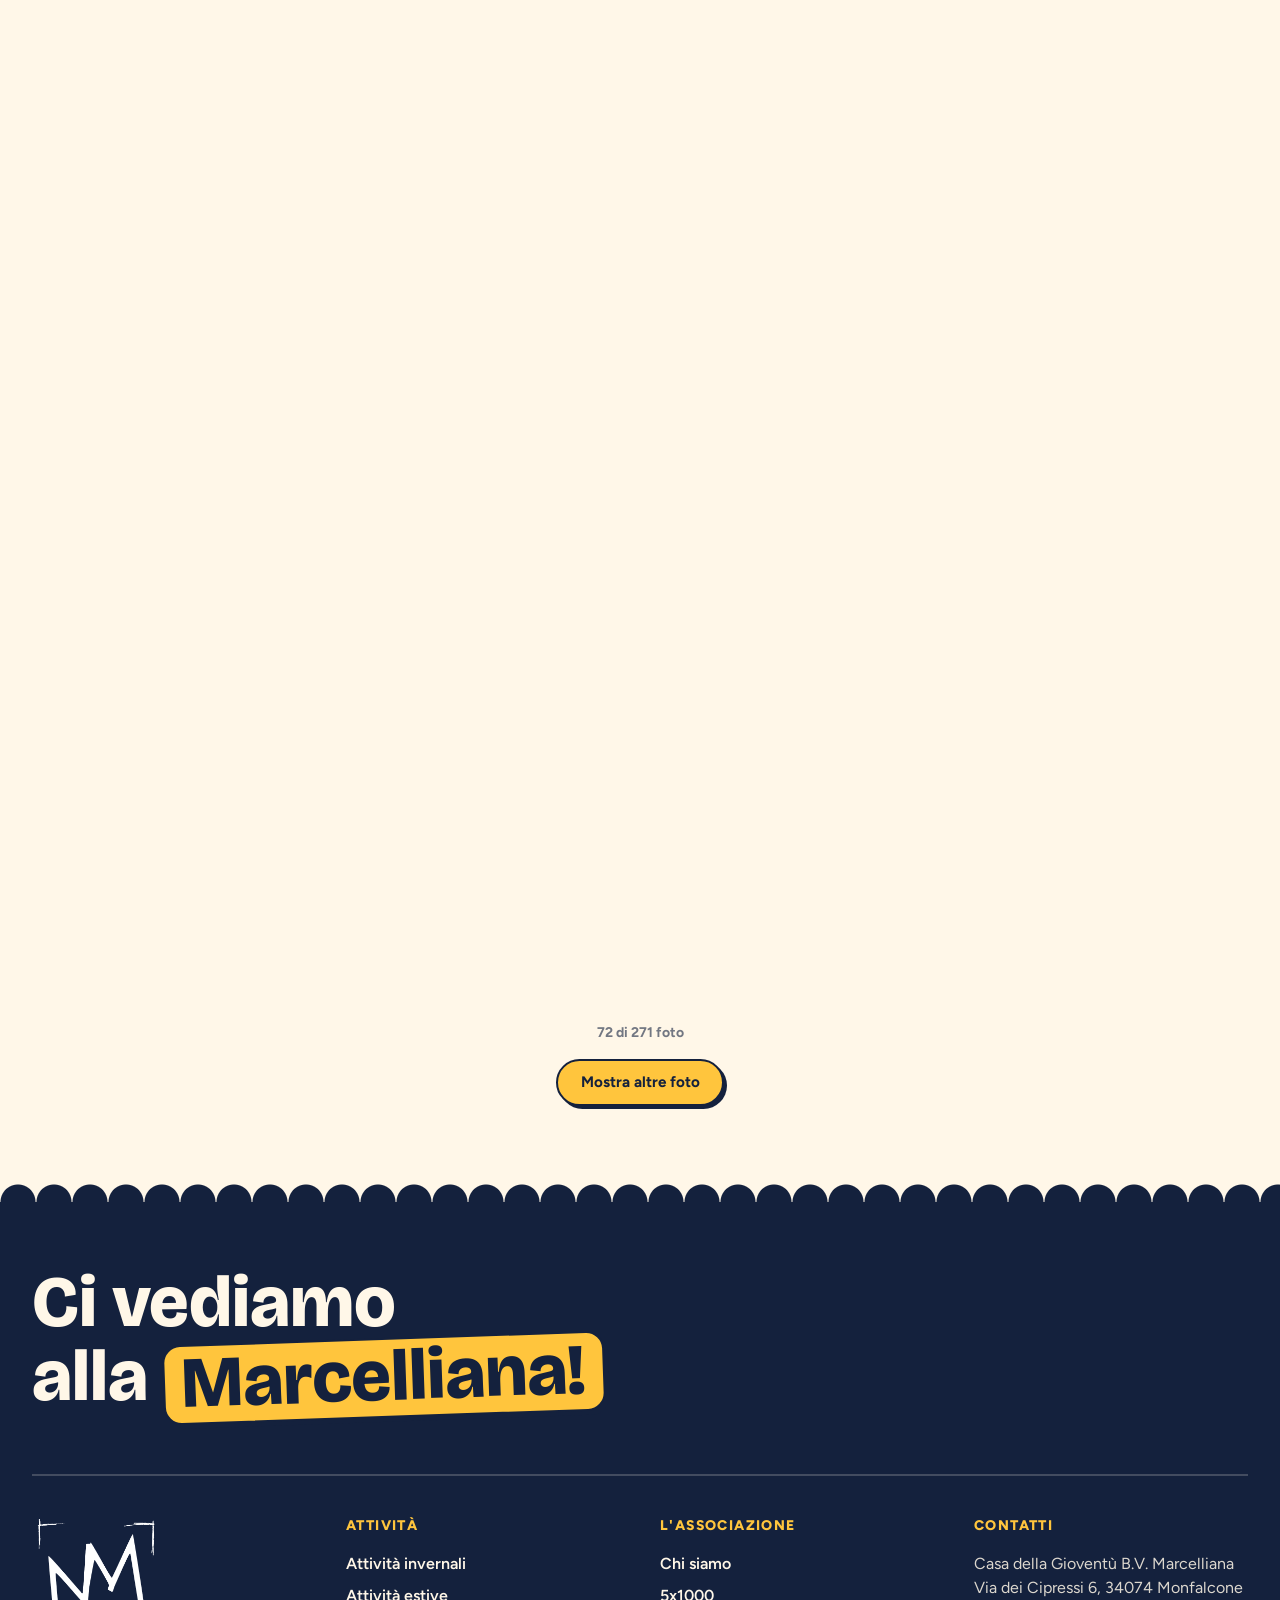
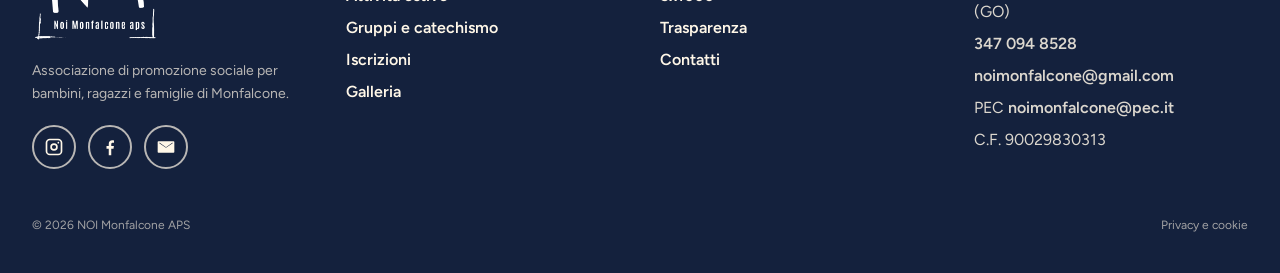
<file: galleria.html>
<!DOCTYPE html>
<html lang="it">
<head>
  <meta charset="utf-8">
  <meta name="viewport" content="width=device-width, initial-scale=1">
  <title>Galleria | NOI Monfalcone APS</title>
  <meta name="description" content="Le foto delle attività di NOI Monfalcone: campi, feste, Estate Ragazzi e momenti insieme.">
  <link rel="canonical" href="https://www.noimonfalcone.org/galleria">
  <meta property="og:type" content="website">
  <meta property="og:locale" content="it_IT">
  <meta property="og:site_name" content="NOI Monfalcone APS">
  <meta property="og:title" content="Galleria | NOI Monfalcone APS">
  <meta property="og:description" content="Le foto delle attività di NOI Monfalcone: campi, feste, Estate Ragazzi e momenti insieme.">
  <meta property="og:url" content="https://www.noimonfalcone.org/galleria">
  <meta property="og:image" content="https://www.noimonfalcone.org/assets/img/og-image.jpg">
  <meta property="og:image:width" content="1200">
  <meta property="og:image:height" content="630">
  <meta property="og:image:alt" content="Foto di gruppo di bambini e animatori all'Estate Ragazzi di NOI Monfalcone">
  <meta name="twitter:card" content="summary_large_image">
  <meta name="theme-color" content="#2F5BEA">
  <link rel="icon" href="assets/img/favicon.png" type="image/png">
  <link rel="apple-touch-icon" href="assets/img/apple-touch-icon.png">
  <link rel="stylesheet" href="assets/css/fonts.css?v=20261122">
  <link rel="stylesheet" href="assets/css/style.css?v=20261122">
  <link rel="stylesheet" href="assets/css/tailwind.css?v=20261122">
</head>
<body data-page="galleria" class="bg-paper font-sans text-ink antialiased">
  <div id="site-header"></div>

  <main id="main">
    <section class="tone-blue scallop">
      <div class="mx-auto max-w-7xl px-5 pb-20 pt-14 lg:px-8 lg:pb-24 lg:pt-20">
        <p class="reveal text-sm font-extrabold uppercase tracking-widest text-sun">Momenti</p>
        <h1 class="reveal mt-4 font-display text-6xl font-extrabold leading-[0.95] tracking-tight sm:text-8xl" data-delay="1"><span class="word">Galleria</span></h1>
        <p class="reveal mt-6 max-w-2xl text-lg text-white/85" data-delay="2">Uno sguardo ai nostri giorni più belli.</p>
      </div>
    </section>

    <section class="mx-auto max-w-7xl px-5 pt-20 lg:px-8" aria-label="Galleria fotografica">
      <!-- Album (generati dalle sottocartelle di assets/img/gallery) -->
      <div data-gallery-filters class="mb-10 flex flex-wrap gap-3"></div>

      <!-- Mosaico: ogni foto mantiene la sua proporzione originale -->
      <div data-gallery class="masonry"></div>

      <div data-gallery-sentinel class="h-px"></div>
      <div class="mt-12 flex flex-col items-center gap-4">
        <p data-gallery-status class="text-sm font-bold text-ink/60" aria-live="polite"></p>
        <button type="button" data-gallery-more class="btn btn-sun hidden">Mostra altre foto</button>
      </div>
    </section>
  </main>

  <!-- Lightbox -->
  <div id="lightbox" class="fixed inset-0 z-[70] grid place-items-center bg-ink/95 p-4" role="dialog" aria-modal="true" aria-label="Foto ingrandita">
    <button id="lb-close" type="button" class="btn btn-sun absolute right-4 top-4 !h-12 !w-12 !p-0 text-2xl" aria-label="Chiudi">×</button>
    <button id="lb-prev" type="button" class="btn absolute left-3 top-1/2 !h-12 !w-12 -translate-y-1/2 !p-0 text-2xl" aria-label="Foto precedente">‹</button>
    <button id="lb-next" type="button" class="btn absolute right-3 top-1/2 !h-12 !w-12 -translate-y-1/2 !p-0 text-2xl" aria-label="Foto successiva">›</button>
    <div id="lb-stage" class="flex max-w-full justify-center"></div>
    <p id="lb-count" class="absolute bottom-5 left-1/2 -translate-x-1/2 text-sm font-bold text-paper/80" aria-live="polite"></p>
  </div>

  <div id="site-footer"></div>
  <script src="assets/js/data.js?v=20261122"></script>
  <script src="assets/js/gallery.js?v=20261122"></script>
  <script src="assets/js/components.js?v=20261122"></script>
  <script src="assets/js/main.js?v=20261122"></script>
</body>
</html>
</file>
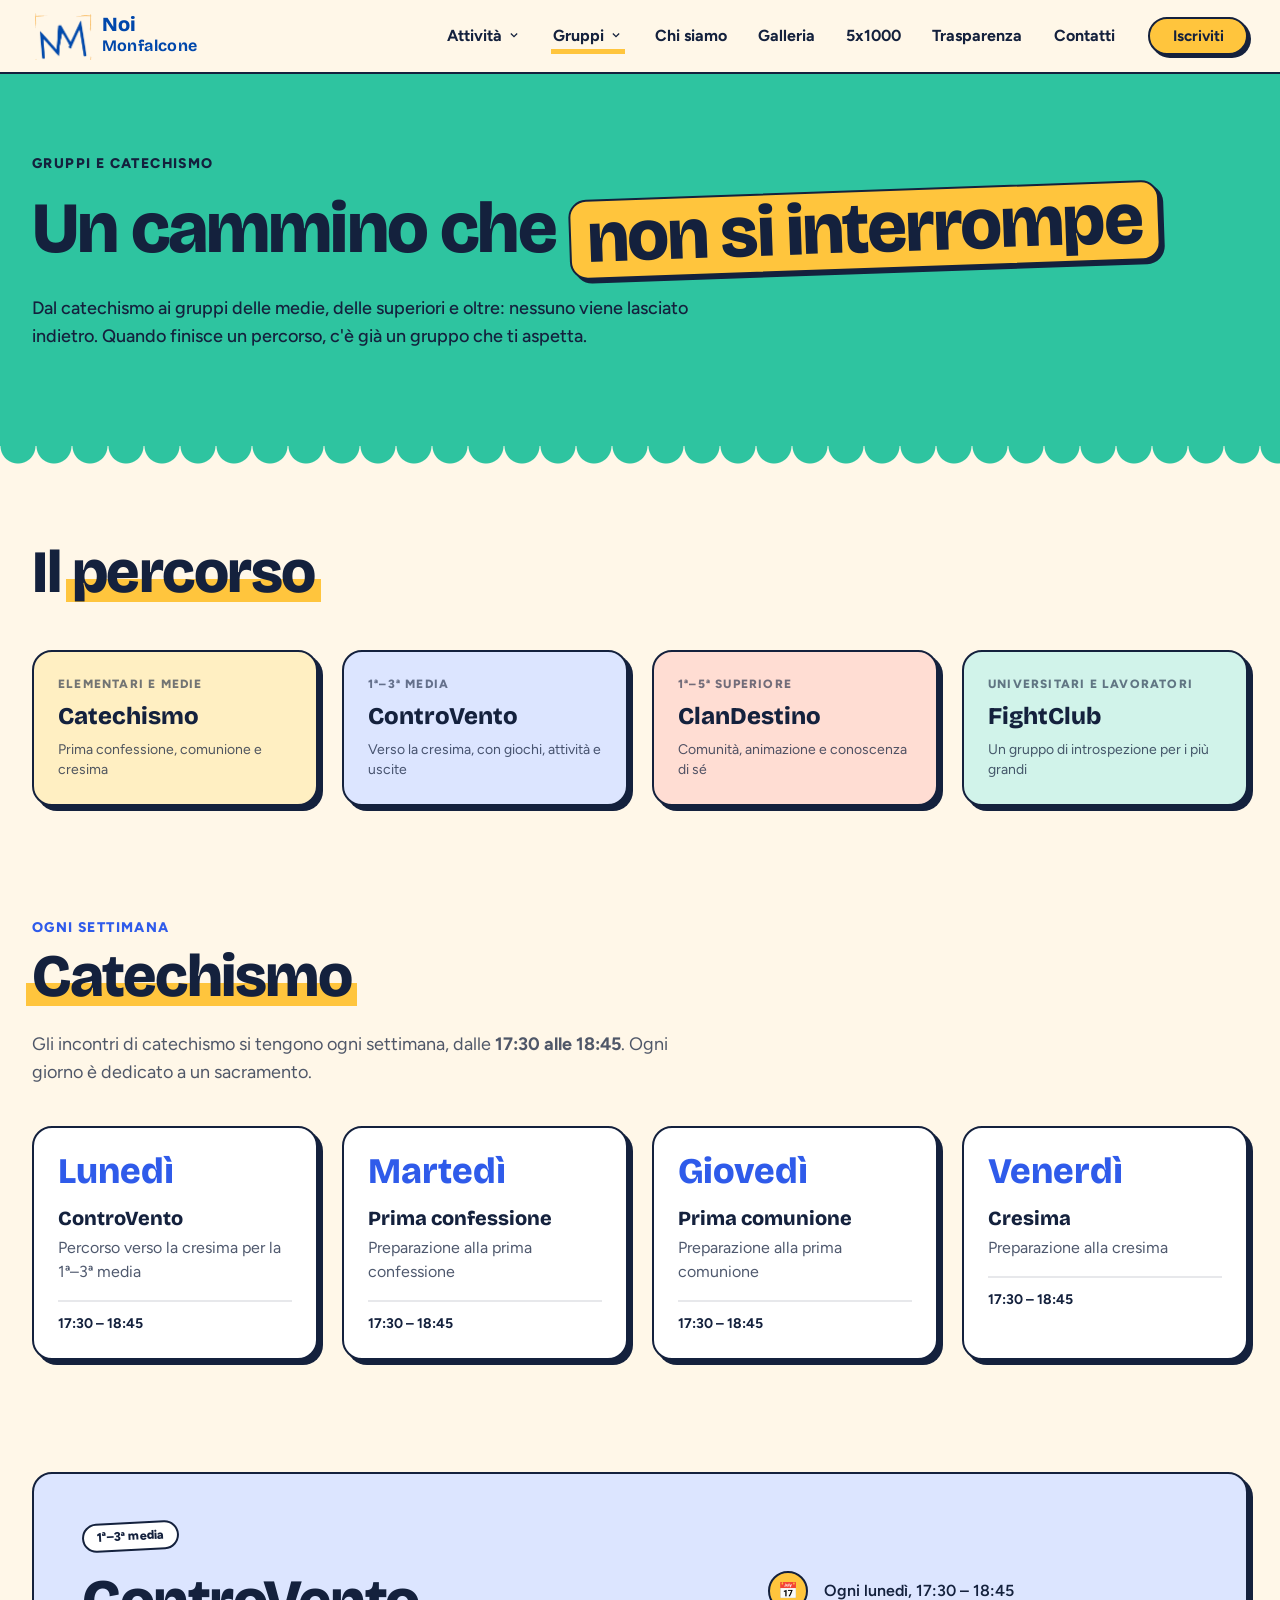
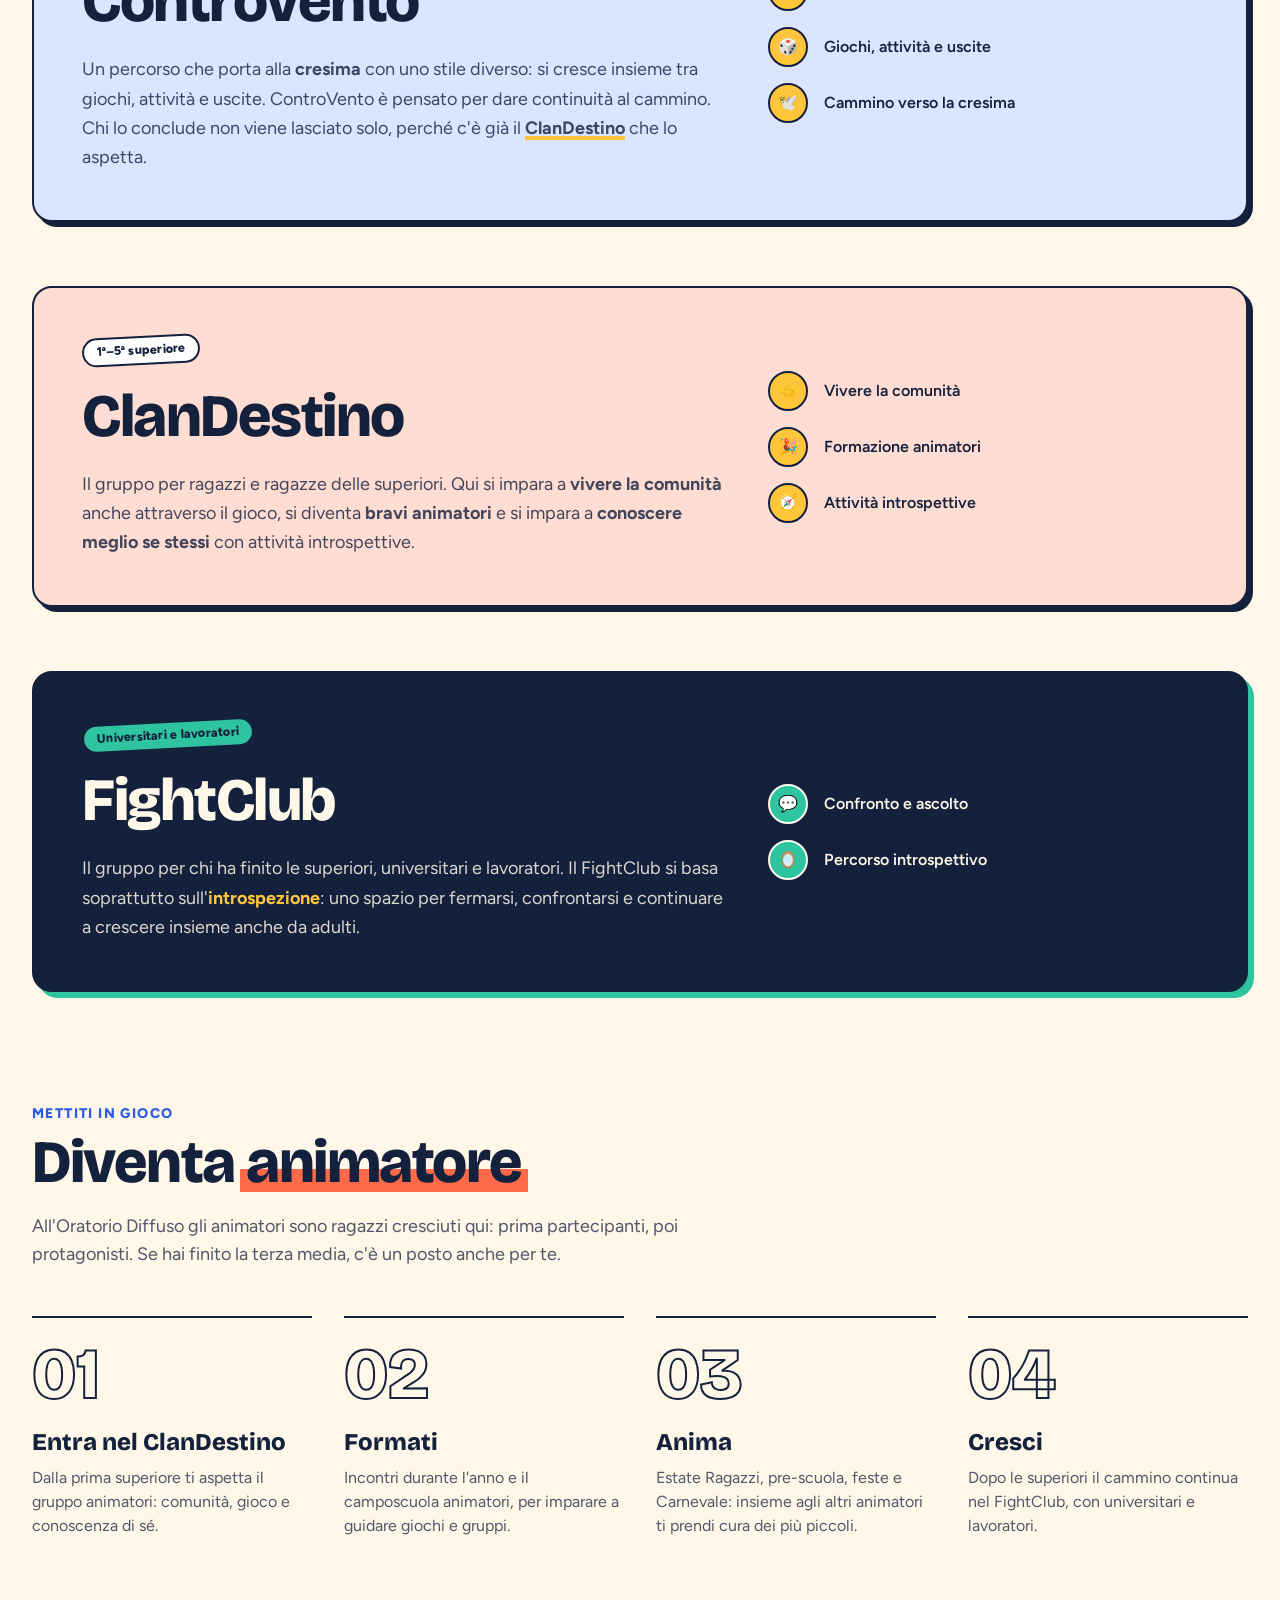
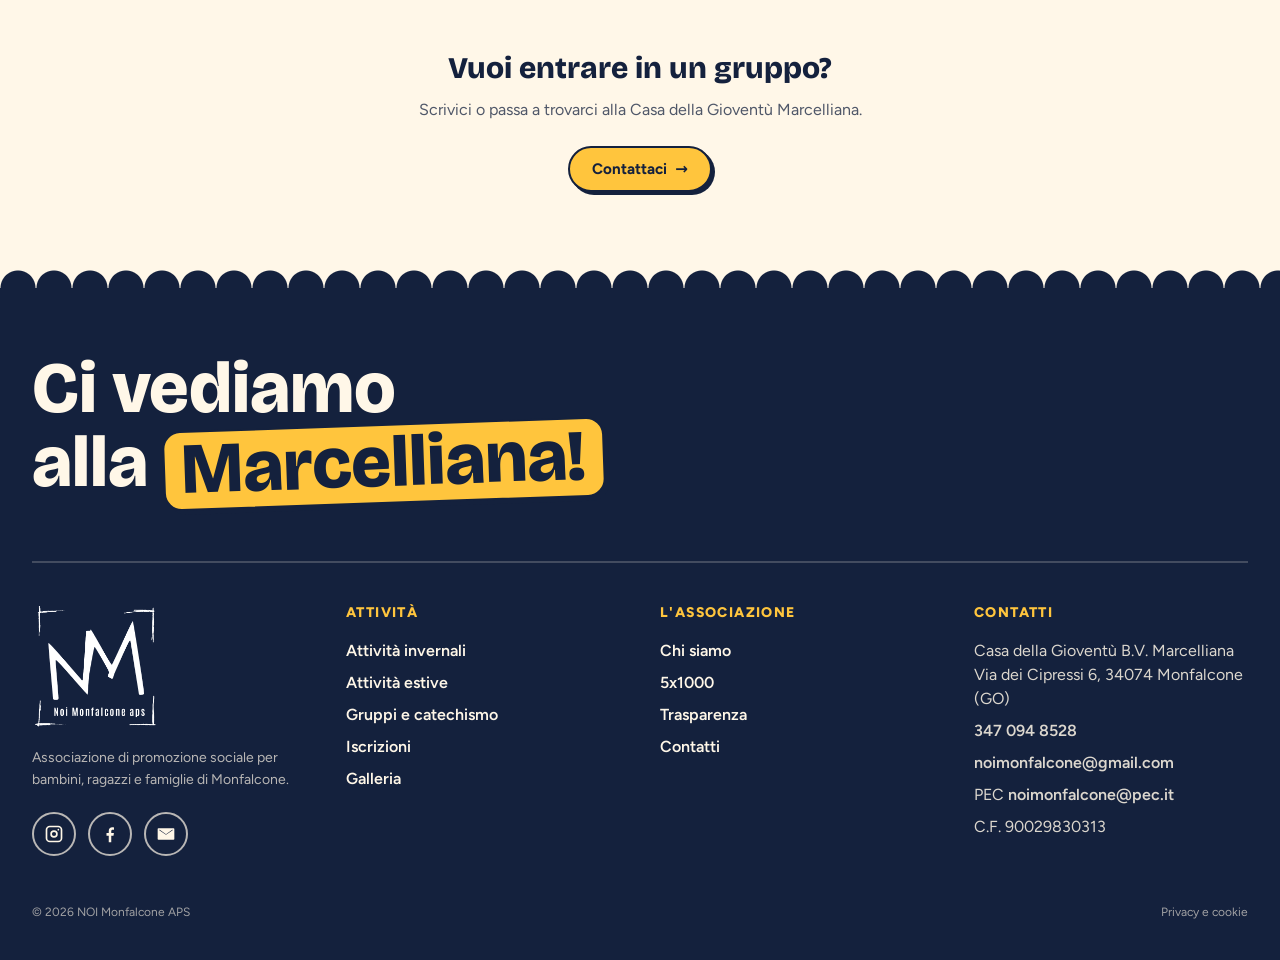
<file: gruppi.html>
<!DOCTYPE html>
<html lang="it">
<head>
  <meta charset="utf-8">
  <meta name="viewport" content="width=device-width, initial-scale=1">
  <title>Gruppi e catechismo | NOI Monfalcone APS</title>
  <meta name="description" content="Catechismo per prima confessione, comunione e cresima e i gruppi dell'Oratorio Diffuso: ControVento (medie), ClanDestino (superiori) e FightClub (universitari e lavoratori).">
  <link rel="canonical" href="https://www.noimonfalcone.org/gruppi">
  <meta property="og:type" content="website">
  <meta property="og:locale" content="it_IT">
  <meta property="og:site_name" content="NOI Monfalcone APS">
  <meta property="og:title" content="Gruppi e catechismo | NOI Monfalcone APS">
  <meta property="og:description" content="Catechismo per prima confessione, comunione e cresima e i gruppi dell'Oratorio Diffuso: ControVento (medie), ClanDestino (superiori) e FightClub (universitari e lavoratori).">
  <meta property="og:url" content="https://www.noimonfalcone.org/gruppi">
  <meta property="og:image" content="https://www.noimonfalcone.org/assets/img/og-image.jpg">
  <meta property="og:image:width" content="1200">
  <meta property="og:image:height" content="630">
  <meta property="og:image:alt" content="Foto di gruppo di bambini e animatori all'Estate Ragazzi di NOI Monfalcone">
  <meta name="twitter:card" content="summary_large_image">
  <meta name="theme-color" content="#2EC4A0">
  <link rel="icon" href="assets/img/favicon.png" type="image/png">
  <link rel="apple-touch-icon" href="assets/img/apple-touch-icon.png">
  <link rel="stylesheet" href="assets/css/fonts.css?v=20261122">
  <link rel="stylesheet" href="assets/css/style.css?v=20261122">
  <link rel="stylesheet" href="assets/css/tailwind.css?v=20261122">
</head>
<body data-page="gruppi" class="bg-paper font-sans text-ink antialiased">
  <div id="site-header"></div>

  <main id="main">
    <section class="tone-mint scallop">
      <div class="mx-auto max-w-7xl px-5 pb-20 pt-14 lg:px-8 lg:pb-24 lg:pt-20">
        <p class="reveal text-sm font-extrabold uppercase tracking-widest">Gruppi e catechismo</p>
        <h1 class="reveal mt-4 font-display text-5xl font-extrabold leading-[0.98] tracking-tight sm:text-7xl" data-delay="1">Un cammino che <span class="word">non si interrompe</span></h1>
        <p class="reveal mt-6 max-w-2xl text-lg font-medium" data-delay="2">Dal catechismo ai gruppi delle medie, delle superiori e oltre: nessuno viene lasciato indietro. Quando finisce un percorso, c'è già un gruppo che ti aspetta.</p>
      </div>
    </section>

    <!-- IL PERCORSO -->
    <section class="mx-auto max-w-7xl px-5 pt-24 lg:px-8" aria-labelledby="percorso">
      <h2 id="percorso" class="reveal font-display text-4xl font-extrabold leading-[1.02] tracking-tight sm:text-6xl">Il <span class="hl">percorso</span></h2>
      <ol class="mt-12 grid gap-6 md:grid-cols-2 lg:grid-cols-4">
        <li class="reveal" data-delay="1">
          <a href="#catechismo" class="card flex h-full flex-col !bg-sun-100 p-6">
            <span class="text-xs font-extrabold uppercase tracking-widest text-ink/60">Elementari e medie</span>
            <span class="mt-2 font-display text-2xl font-extrabold">Catechismo</span>
            <span class="mt-2 text-sm text-ink/75">Prima confessione, comunione e cresima</span>
          </a>
        </li>
        <li class="reveal" data-delay="2">
          <a href="#controvento" class="card flex h-full flex-col !bg-brand-100 p-6">
            <span class="text-xs font-extrabold uppercase tracking-widest text-ink/60">1ª–3ª media</span>
            <span class="mt-2 font-display text-2xl font-extrabold">ControVento</span>
            <span class="mt-2 text-sm text-ink/75">Verso la cresima, con giochi, attività e uscite</span>
          </a>
        </li>
        <li class="reveal" data-delay="3">
          <a href="#clandestino" class="card flex h-full flex-col !bg-coral-100 p-6">
            <span class="text-xs font-extrabold uppercase tracking-widest text-ink/60">1ª–5ª superiore</span>
            <span class="mt-2 font-display text-2xl font-extrabold">ClanDestino</span>
            <span class="mt-2 text-sm text-ink/75">Comunità, animazione e conoscenza di sé</span>
          </a>
        </li>
        <li class="reveal" data-delay="4">
          <a href="#fightclub" class="card flex h-full flex-col !bg-mint-100 p-6">
            <span class="text-xs font-extrabold uppercase tracking-widest text-ink/60">Universitari e lavoratori</span>
            <span class="mt-2 font-display text-2xl font-extrabold">FightClub</span>
            <span class="mt-2 text-sm text-ink/75">Un gruppo di introspezione per i più grandi</span>
          </a>
        </li>
      </ol>
    </section>

    <!-- CATECHISMO -->
    <section id="catechismo" class="mx-auto max-w-7xl px-5 pt-28 lg:px-8" aria-labelledby="tcat">
      <p class="reveal text-sm font-extrabold uppercase tracking-widest text-brand">Ogni settimana</p>
      <h2 id="tcat" class="reveal mt-2 font-display text-4xl font-extrabold leading-[1.02] tracking-tight sm:text-6xl" data-delay="1"><span class="hl">Catechismo</span></h2>
      <p class="reveal mt-6 max-w-2xl text-lg text-ink/75" data-delay="2">Gli incontri di catechismo si tengono ogni settimana, dalle <strong>17:30 alle 18:45</strong>. Ogni giorno è dedicato a un sacramento.</p>
      <div class="mt-10 grid gap-6 sm:grid-cols-2 lg:grid-cols-4">
        <article class="card reveal p-6" data-delay="1">
          <p class="font-display text-4xl font-extrabold text-brand">Lunedì</p>
          <h3 class="mt-3 font-display text-xl font-extrabold">ControVento</h3>
          <p class="mt-1 text-ink/75">Percorso verso la cresima per la 1ª–3ª media</p>
          <p class="mt-4 border-t-2 border-ink/10 pt-3 text-sm font-bold">17:30 – 18:45</p>
        </article>
        <article class="card reveal p-6" data-delay="2">
          <p class="font-display text-4xl font-extrabold text-brand">Martedì</p>
          <h3 class="mt-3 font-display text-xl font-extrabold">Prima confessione</h3>
          <p class="mt-1 text-ink/75">Preparazione alla prima confessione</p>
          <p class="mt-4 border-t-2 border-ink/10 pt-3 text-sm font-bold">17:30 – 18:45</p>
        </article>
        <article class="card reveal p-6" data-delay="3">
          <p class="font-display text-4xl font-extrabold text-brand">Giovedì</p>
          <h3 class="mt-3 font-display text-xl font-extrabold">Prima comunione</h3>
          <p class="mt-1 text-ink/75">Preparazione alla prima comunione</p>
          <p class="mt-4 border-t-2 border-ink/10 pt-3 text-sm font-bold">17:30 – 18:45</p>
        </article>
        <article class="card reveal p-6" data-delay="4">
          <p class="font-display text-4xl font-extrabold text-brand">Venerdì</p>
          <h3 class="mt-3 font-display text-xl font-extrabold">Cresima</h3>
          <p class="mt-1 text-ink/75">Preparazione alla cresima</p>
          <p class="mt-4 border-t-2 border-ink/10 pt-3 text-sm font-bold">17:30 – 18:45</p>
        </article>
      </div>
    </section>

    <!-- CONTROVENTO -->
    <section id="controvento" class="mx-auto max-w-7xl px-5 pt-28 lg:px-8" aria-labelledby="tcv">
      <div class="reveal card !bg-brand-100 p-8 sm:p-12">
        <div class="grid gap-10 lg:grid-cols-[1.2fr_.8fr]">
          <div>
            <span class="sticker bg-white">1ª–3ª media</span>
            <h2 id="tcv" class="mt-5 font-display text-5xl font-extrabold leading-none tracking-tight sm:text-6xl">ControVento</h2>
            <p class="mt-6 text-lg leading-relaxed text-ink/80">
              Un percorso che porta alla <strong>cresima</strong> con uno stile diverso: si cresce insieme tra giochi, attività e uscite. ControVento è pensato per dare continuità al cammino. Chi lo conclude non viene lasciato solo, perché c'è già il <a href="#clandestino" class="font-bold underline decoration-sun decoration-4 underline-offset-2">ClanDestino</a> che lo aspetta.
            </p>
          </div>
          <ul class="space-y-4 self-center">
            <li class="flex items-center gap-4 font-semibold"><span class="grid h-10 w-10 shrink-0 place-items-center rounded-full border-2 border-ink bg-sun font-display font-extrabold">📅</span> Ogni lunedì, 17:30 – 18:45</li>
            <li class="flex items-center gap-4 font-semibold"><span class="grid h-10 w-10 shrink-0 place-items-center rounded-full border-2 border-ink bg-sun font-display font-extrabold">🎲</span> Giochi, attività e uscite</li>
            <li class="flex items-center gap-4 font-semibold"><span class="grid h-10 w-10 shrink-0 place-items-center rounded-full border-2 border-ink bg-sun font-display font-extrabold">🕊️</span> Cammino verso la cresima</li>
          </ul>
        </div>
      </div>
    </section>

    <!-- CLANDESTINO -->
    <section id="clandestino" class="mx-auto max-w-7xl px-5 pt-16 lg:px-8" aria-labelledby="tcl">
      <div class="reveal card !bg-coral-100 p-8 sm:p-12">
        <div class="grid gap-10 lg:grid-cols-[1.2fr_.8fr]">
          <div>
            <span class="sticker bg-white">1ª–5ª superiore</span>
            <h2 id="tcl" class="mt-5 font-display text-5xl font-extrabold leading-none tracking-tight sm:text-6xl">ClanDestino</h2>
            <p class="mt-6 text-lg leading-relaxed text-ink/80">
              Il gruppo per ragazzi e ragazze delle superiori. Qui si impara a <strong>vivere la comunità</strong> anche attraverso il gioco, si diventa <strong>bravi animatori</strong> e si impara a <strong>conoscere meglio se stessi</strong> con attività introspettive.
            </p>
          </div>
          <ul class="space-y-4 self-center">
            <li class="flex items-center gap-4 font-semibold"><span class="grid h-10 w-10 shrink-0 place-items-center rounded-full border-2 border-ink bg-sun font-display font-extrabold">🤝</span> Vivere la comunità</li>
            <li class="flex items-center gap-4 font-semibold"><span class="grid h-10 w-10 shrink-0 place-items-center rounded-full border-2 border-ink bg-sun font-display font-extrabold">🎉</span> Formazione animatori</li>
            <li class="flex items-center gap-4 font-semibold"><span class="grid h-10 w-10 shrink-0 place-items-center rounded-full border-2 border-ink bg-sun font-display font-extrabold">🧭</span> Attività introspettive</li>
          </ul>
        </div>
      </div>
    </section>

    <!-- FIGHTCLUB -->
    <section id="fightclub" class="mx-auto max-w-7xl px-5 pt-16 lg:px-8" aria-labelledby="tfc">
      <div class="reveal card !bg-ink p-8 text-paper sm:p-12" style="box-shadow:6px 6px 0 var(--mint)">
        <div class="grid gap-10 lg:grid-cols-[1.2fr_.8fr]">
          <div>
            <span class="sticker bg-mint">Universitari e lavoratori</span>
            <h2 id="tfc" class="mt-5 font-display text-5xl font-extrabold leading-none tracking-tight sm:text-6xl">FightClub</h2>
            <p class="mt-6 text-lg leading-relaxed text-paper/85">
              Il gruppo per chi ha finito le superiori, universitari e lavoratori. Il FightClub si basa soprattutto sull'<strong class="text-sun">introspezione</strong>: uno spazio per fermarsi, confrontarsi e continuare a crescere insieme anche da adulti.
            </p>
          </div>
          <ul class="space-y-4 self-center">
            <li class="flex items-center gap-4 font-semibold"><span class="grid h-10 w-10 shrink-0 place-items-center rounded-full border-2 border-paper bg-mint font-display font-extrabold">💬</span> Confronto e ascolto</li>
            <li class="flex items-center gap-4 font-semibold"><span class="grid h-10 w-10 shrink-0 place-items-center rounded-full border-2 border-paper bg-mint font-display font-extrabold">🪞</span> Percorso introspettivo</li>
          </ul>
        </div>
      </div>
    </section>

    <!-- DIVENTA ANIMATORE -->
    <section id="animatori" class="mx-auto max-w-7xl px-5 pt-28 lg:px-8" aria-labelledby="tan">
      <p class="reveal text-sm font-extrabold uppercase tracking-widest text-brand">Mettiti in gioco</p>
      <h2 id="tan" class="reveal mt-2 font-display text-4xl font-extrabold leading-[1.02] tracking-tight sm:text-6xl" data-delay="1">Diventa <span class="hl" style="--hl:var(--coral)">animatore</span></h2>
      <p class="reveal mt-5 max-w-2xl text-lg text-ink/75" data-delay="2">All'Oratorio Diffuso gli animatori sono ragazzi cresciuti qui: prima partecipanti, poi protagonisti. Se hai finito la terza media, c'è un posto anche per te.</p>
      <ol class="mt-12 grid gap-10 md:grid-cols-2 md:gap-8 lg:grid-cols-4">
        <li class="reveal border-t-2 border-ink pt-5" data-delay="1">
          <span class="outline-num font-display text-7xl font-extrabold leading-none">01</span>
          <h3 class="mt-4 font-display text-2xl font-extrabold">Entra nel ClanDestino</h3>
          <p class="mt-2 text-ink/75">Dalla prima superiore ti aspetta il gruppo animatori: comunità, gioco e conoscenza di sé.</p>
        </li>
        <li class="reveal border-t-2 border-ink pt-5" data-delay="2">
          <span class="outline-num font-display text-7xl font-extrabold leading-none">02</span>
          <h3 class="mt-4 font-display text-2xl font-extrabold">Formati</h3>
          <p class="mt-2 text-ink/75">Incontri durante l'anno e il camposcuola animatori, per imparare a guidare giochi e gruppi.</p>
        </li>
        <li class="reveal border-t-2 border-ink pt-5" data-delay="3">
          <span class="outline-num font-display text-7xl font-extrabold leading-none">03</span>
          <h3 class="mt-4 font-display text-2xl font-extrabold">Anima</h3>
          <p class="mt-2 text-ink/75">Estate Ragazzi, pre-scuola, feste e Carnevale: insieme agli altri animatori ti prendi cura dei più piccoli.</p>
        </li>
        <li class="reveal border-t-2 border-ink pt-5" data-delay="4">
          <span class="outline-num font-display text-7xl font-extrabold leading-none">04</span>
          <h3 class="mt-4 font-display text-2xl font-extrabold">Cresci</h3>
          <p class="mt-2 text-ink/75">Dopo le superiori il cammino continua nel FightClub, con universitari e lavoratori.</p>
        </li>
      </ol>
    </section>

    <section class="mx-auto max-w-7xl px-5 pt-28 text-center lg:px-8">
      <p class="reveal font-display text-3xl font-extrabold">Vuoi entrare in un gruppo?</p>
      <p class="reveal mt-3 text-ink/75" data-delay="1">Scrivici o passa a trovarci alla Casa della Gioventù Marcelliana.</p>
      <div class="reveal mt-6 flex flex-wrap justify-center gap-4" data-delay="2">
        <a href="contatti" class="btn btn-sun">Contattaci <span class="arrow" aria-hidden="true">→</span></a>
      </div>
    </section>
  </main>

  <div id="site-footer"></div>
  <script src="assets/js/data.js?v=20261122"></script>
  <script src="assets/js/components.js?v=20261122"></script>
  <script src="assets/js/main.js?v=20261122"></script>
</body>
</html>
</file>
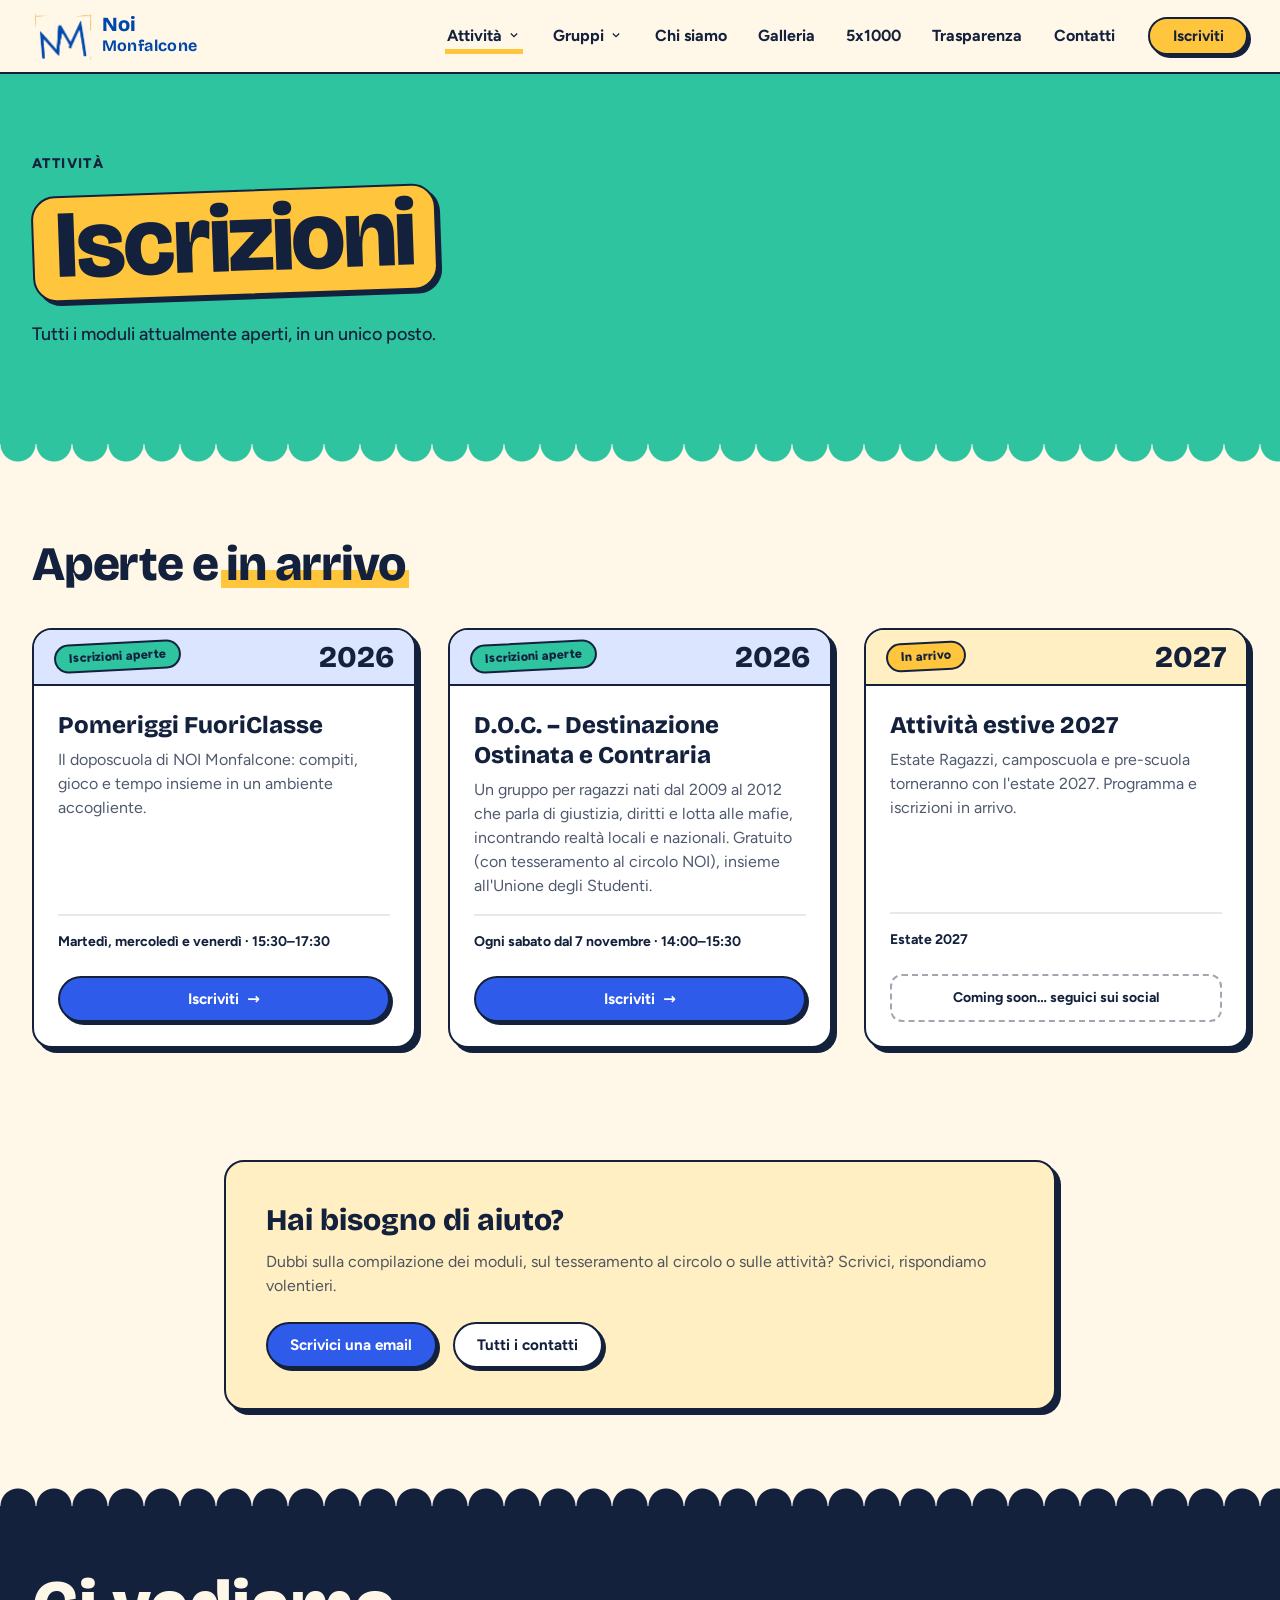
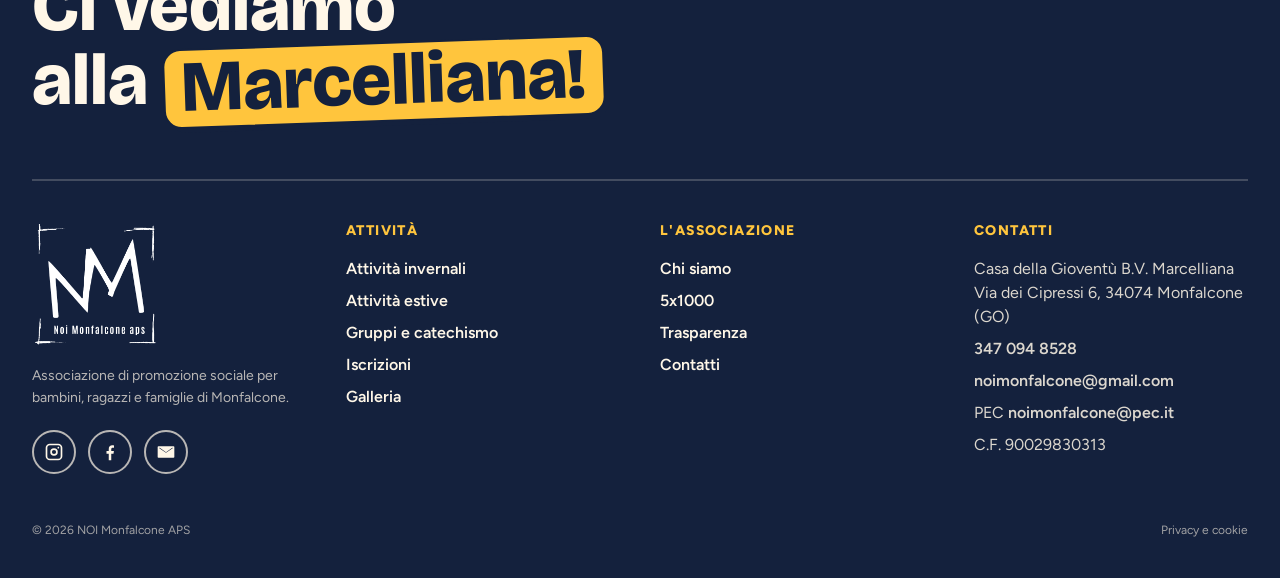
<file: iscrizioni.html>
<!DOCTYPE html>
<html lang="it">
<head>
  <meta charset="utf-8">
  <meta name="viewport" content="width=device-width, initial-scale=1">
  <title>Iscrizioni | NOI Monfalcone APS</title>
  <meta name="description" content="Tutte le iscrizioni aperte alle attività di NOI Monfalcone in un'unica pagina: moduli online per attività invernali ed estive.">
  <link rel="canonical" href="https://www.noimonfalcone.org/iscrizioni">
  <meta property="og:type" content="website">
  <meta property="og:locale" content="it_IT">
  <meta property="og:site_name" content="NOI Monfalcone APS">
  <meta property="og:title" content="Iscrizioni | NOI Monfalcone APS">
  <meta property="og:description" content="Tutte le iscrizioni aperte alle attività di NOI Monfalcone in un'unica pagina: moduli online per attività invernali ed estive.">
  <meta property="og:url" content="https://www.noimonfalcone.org/iscrizioni">
  <meta property="og:image" content="https://www.noimonfalcone.org/assets/img/og-image.jpg">
  <meta property="og:image:width" content="1200">
  <meta property="og:image:height" content="630">
  <meta property="og:image:alt" content="Foto di gruppo di bambini e animatori all'Estate Ragazzi di NOI Monfalcone">
  <meta name="twitter:card" content="summary_large_image">
  <meta name="theme-color" content="#2EC4A0">
  <link rel="icon" href="assets/img/favicon.png" type="image/png">
  <link rel="apple-touch-icon" href="assets/img/apple-touch-icon.png">
  <link rel="stylesheet" href="assets/css/fonts.css?v=20261122">
  <link rel="stylesheet" href="assets/css/style.css?v=20261122">
  <link rel="stylesheet" href="assets/css/tailwind.css?v=20261122">
</head>
<body data-page="iscrizioni" class="bg-paper font-sans text-ink antialiased">
  <div id="site-header"></div>

  <main id="main">
    <section class="tone-mint scallop">
      <div class="mx-auto max-w-7xl px-5 pb-20 pt-14 lg:px-8 lg:pb-24 lg:pt-20">
        <p class="reveal text-sm font-extrabold uppercase tracking-widest">Attività</p>
        <h1 class="reveal mt-4 font-display text-6xl font-extrabold leading-[0.95] tracking-tight sm:text-8xl" data-delay="1"><span class="word">Iscrizioni</span></h1>
        <p class="reveal mt-6 max-w-2xl text-lg font-medium" data-delay="2">Tutti i moduli attualmente aperti, in un unico posto.</p>
      </div>
    </section>

    <section class="mx-auto max-w-7xl px-5 pt-24 lg:px-8" aria-labelledby="aperte">
      <h2 id="aperte" class="reveal font-display text-4xl font-extrabold tracking-tight sm:text-5xl">Aperte e <span class="hl">in arrivo</span></h2>
      <div data-activities data-season="all" data-status="open,soon" class="mt-10 grid gap-8 md:grid-cols-2 lg:grid-cols-3"></div>
    </section>

    <section class="mx-auto max-w-4xl px-5 pt-28 lg:px-8">
      <div class="reveal card !bg-sun-100 p-8 sm:p-10">
        <h2 class="font-display text-3xl font-extrabold">Hai bisogno di aiuto?</h2>
        <p class="mt-3 text-ink/75">Dubbi sulla compilazione dei moduli, sul tesseramento al circolo o sulle attività? Scrivici, rispondiamo volentieri.</p>
        <div class="mt-6 flex flex-wrap gap-4">
          <a href="mailto:noimonfalcone@gmail.com" class="btn btn-blue">Scrivici una email</a>
          <a href="contatti" class="btn">Tutti i contatti</a>
        </div>
      </div>
    </section>
  </main>

  <div id="site-footer"></div>
  <script src="assets/js/data.js?v=20261122"></script>
  <script src="assets/js/components.js?v=20261122"></script>
  <script src="assets/js/main.js?v=20261122"></script>
</body>
</html>
</file>
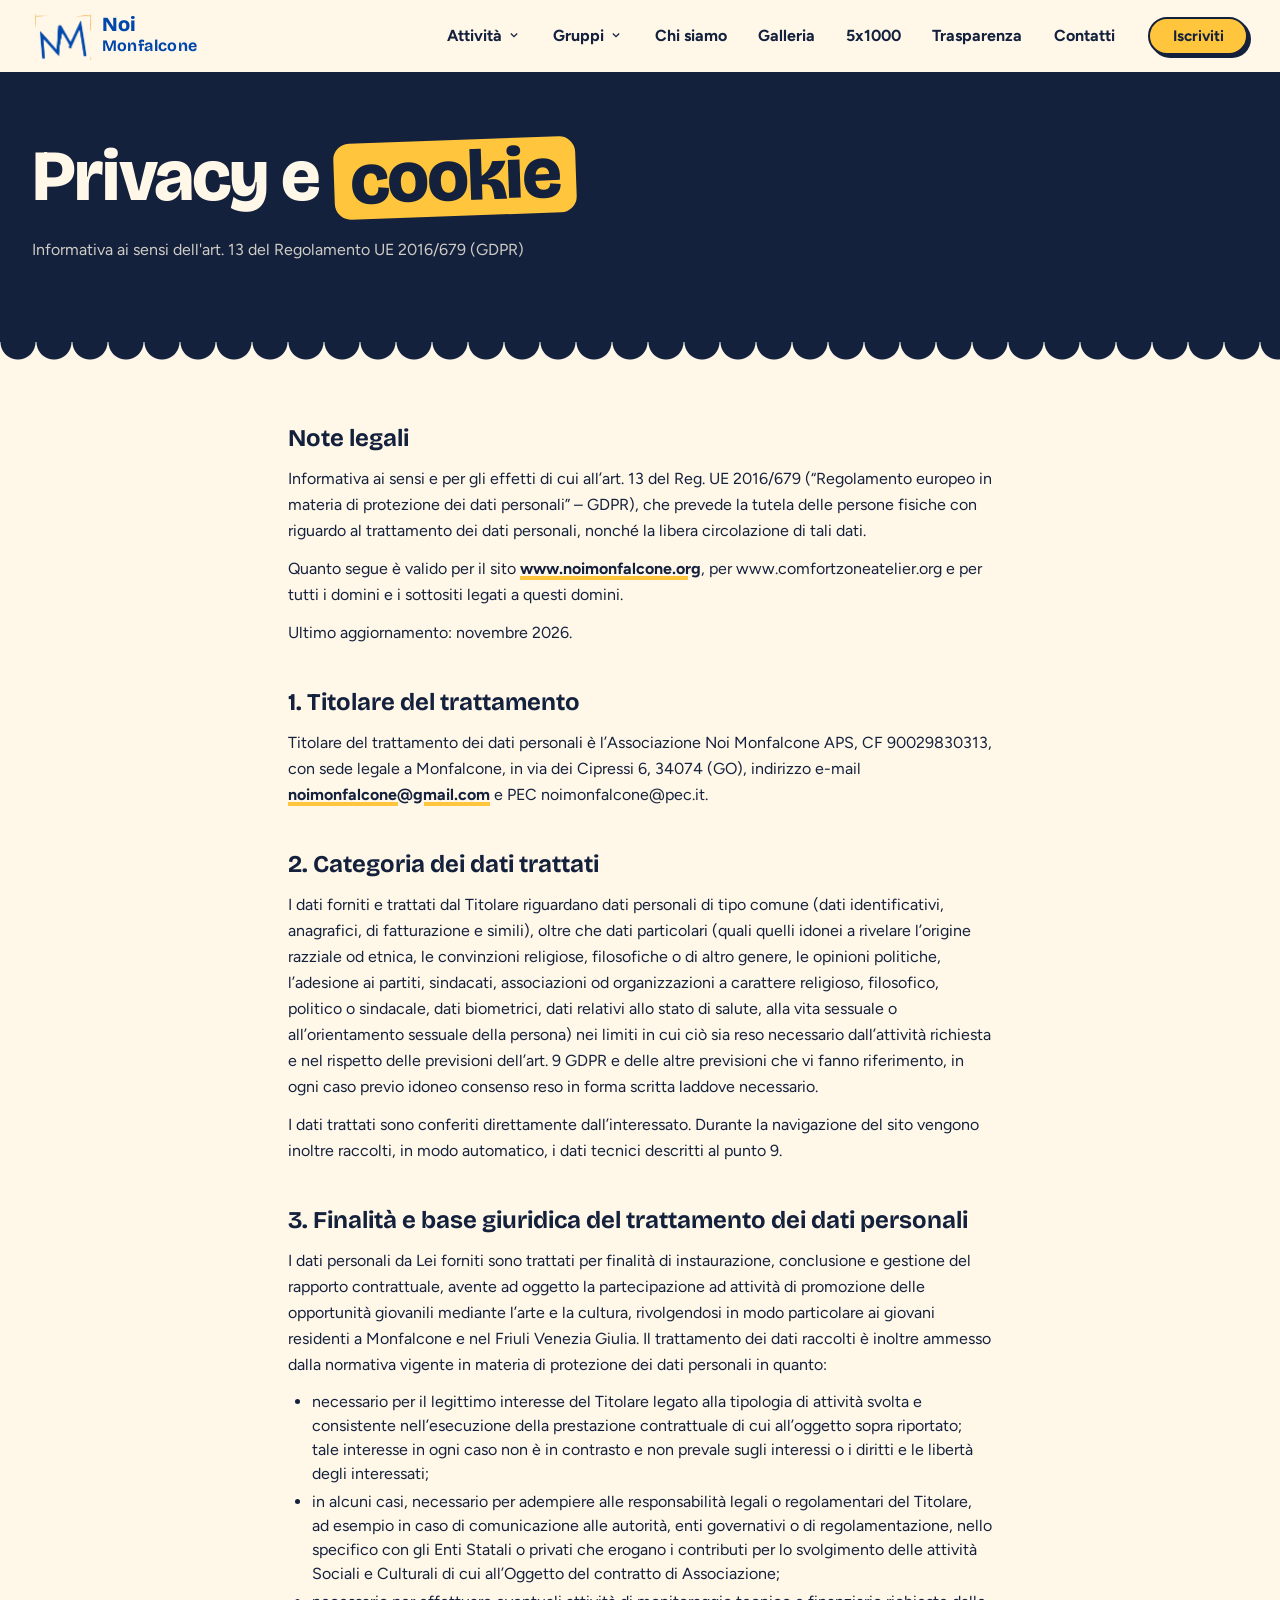
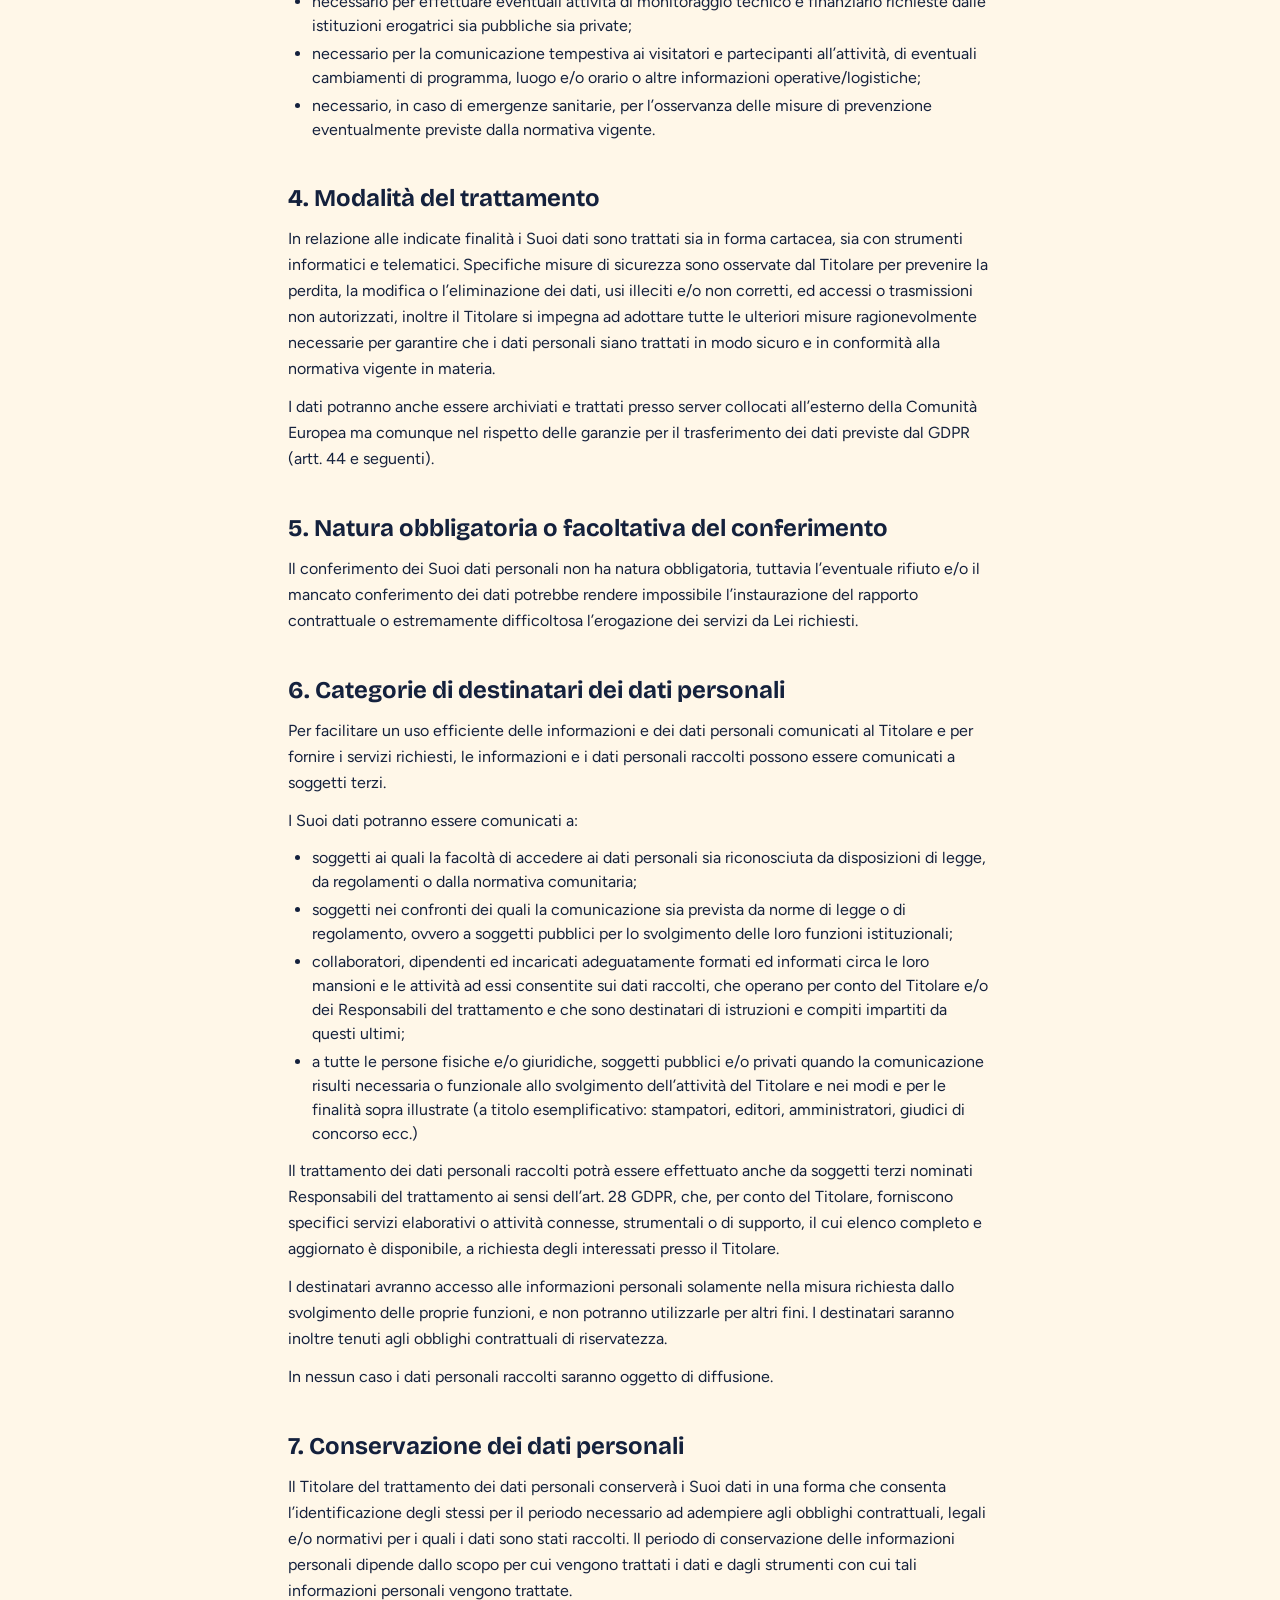
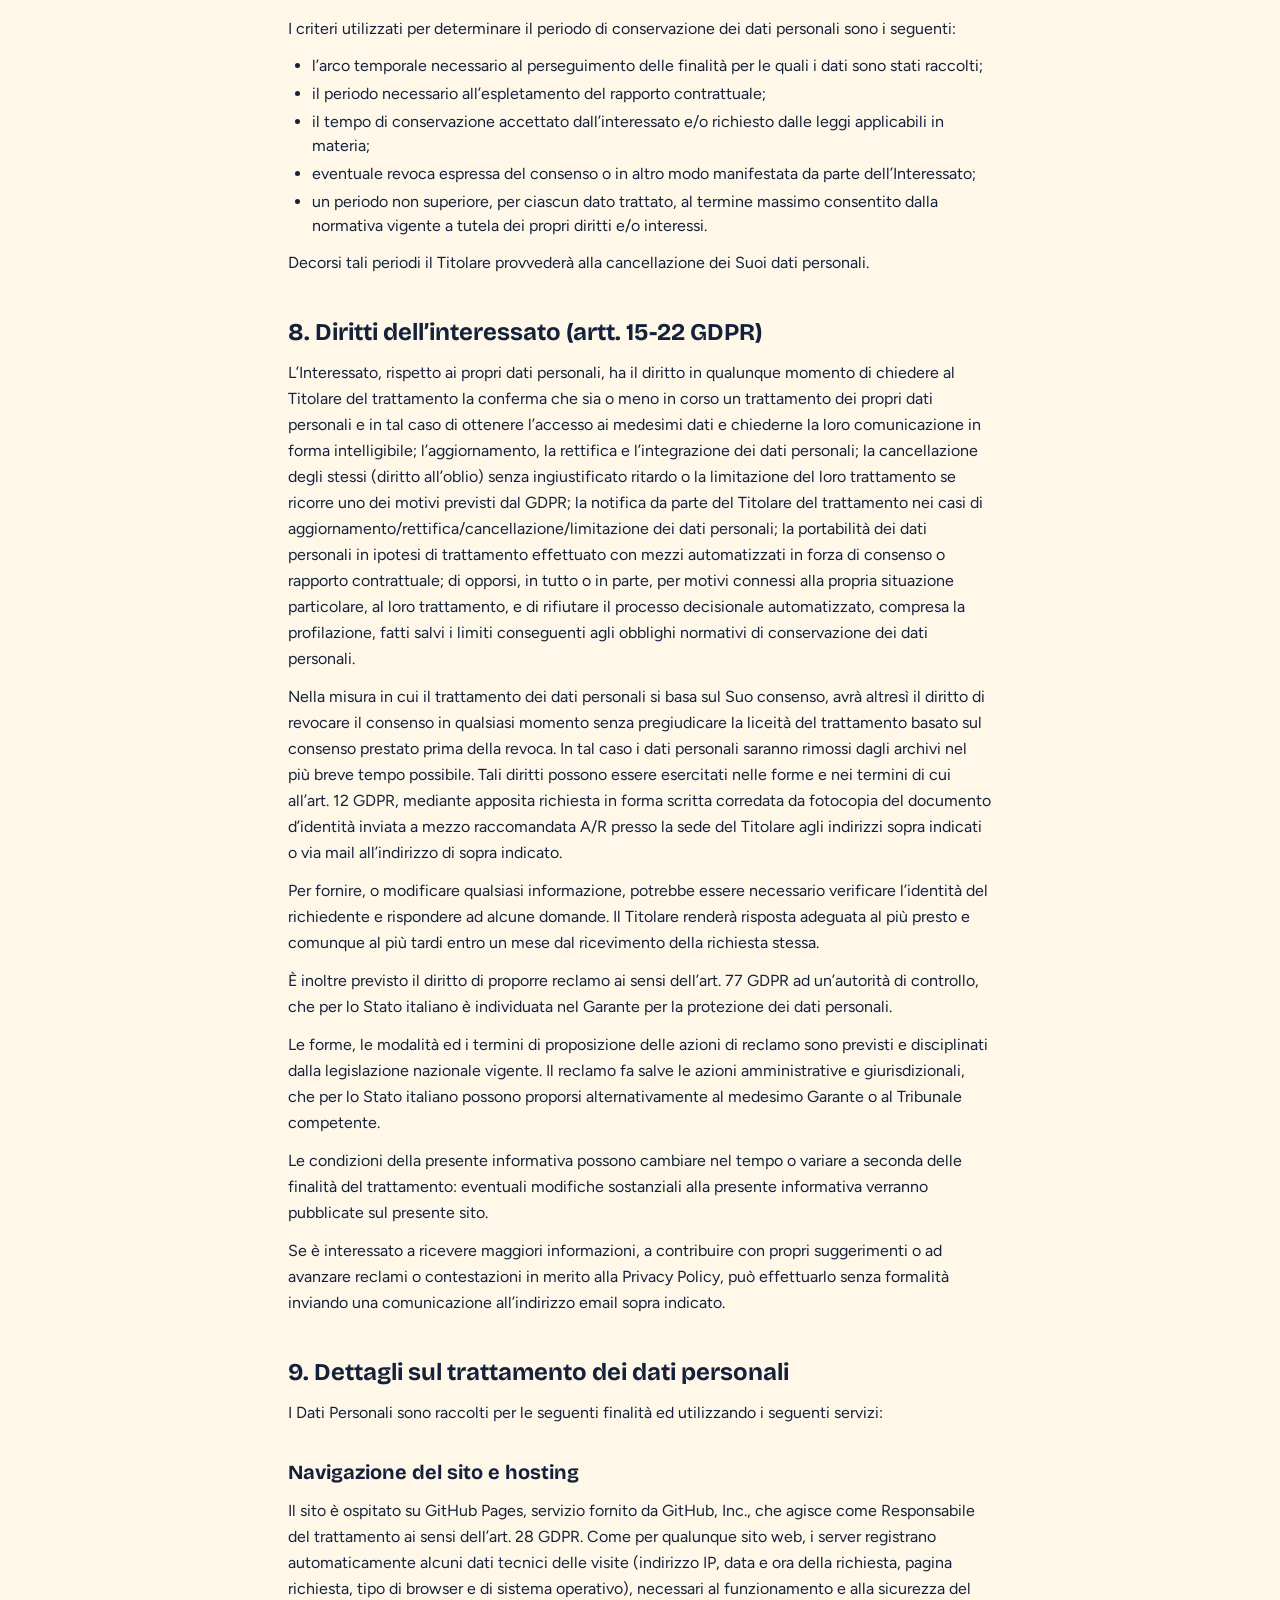
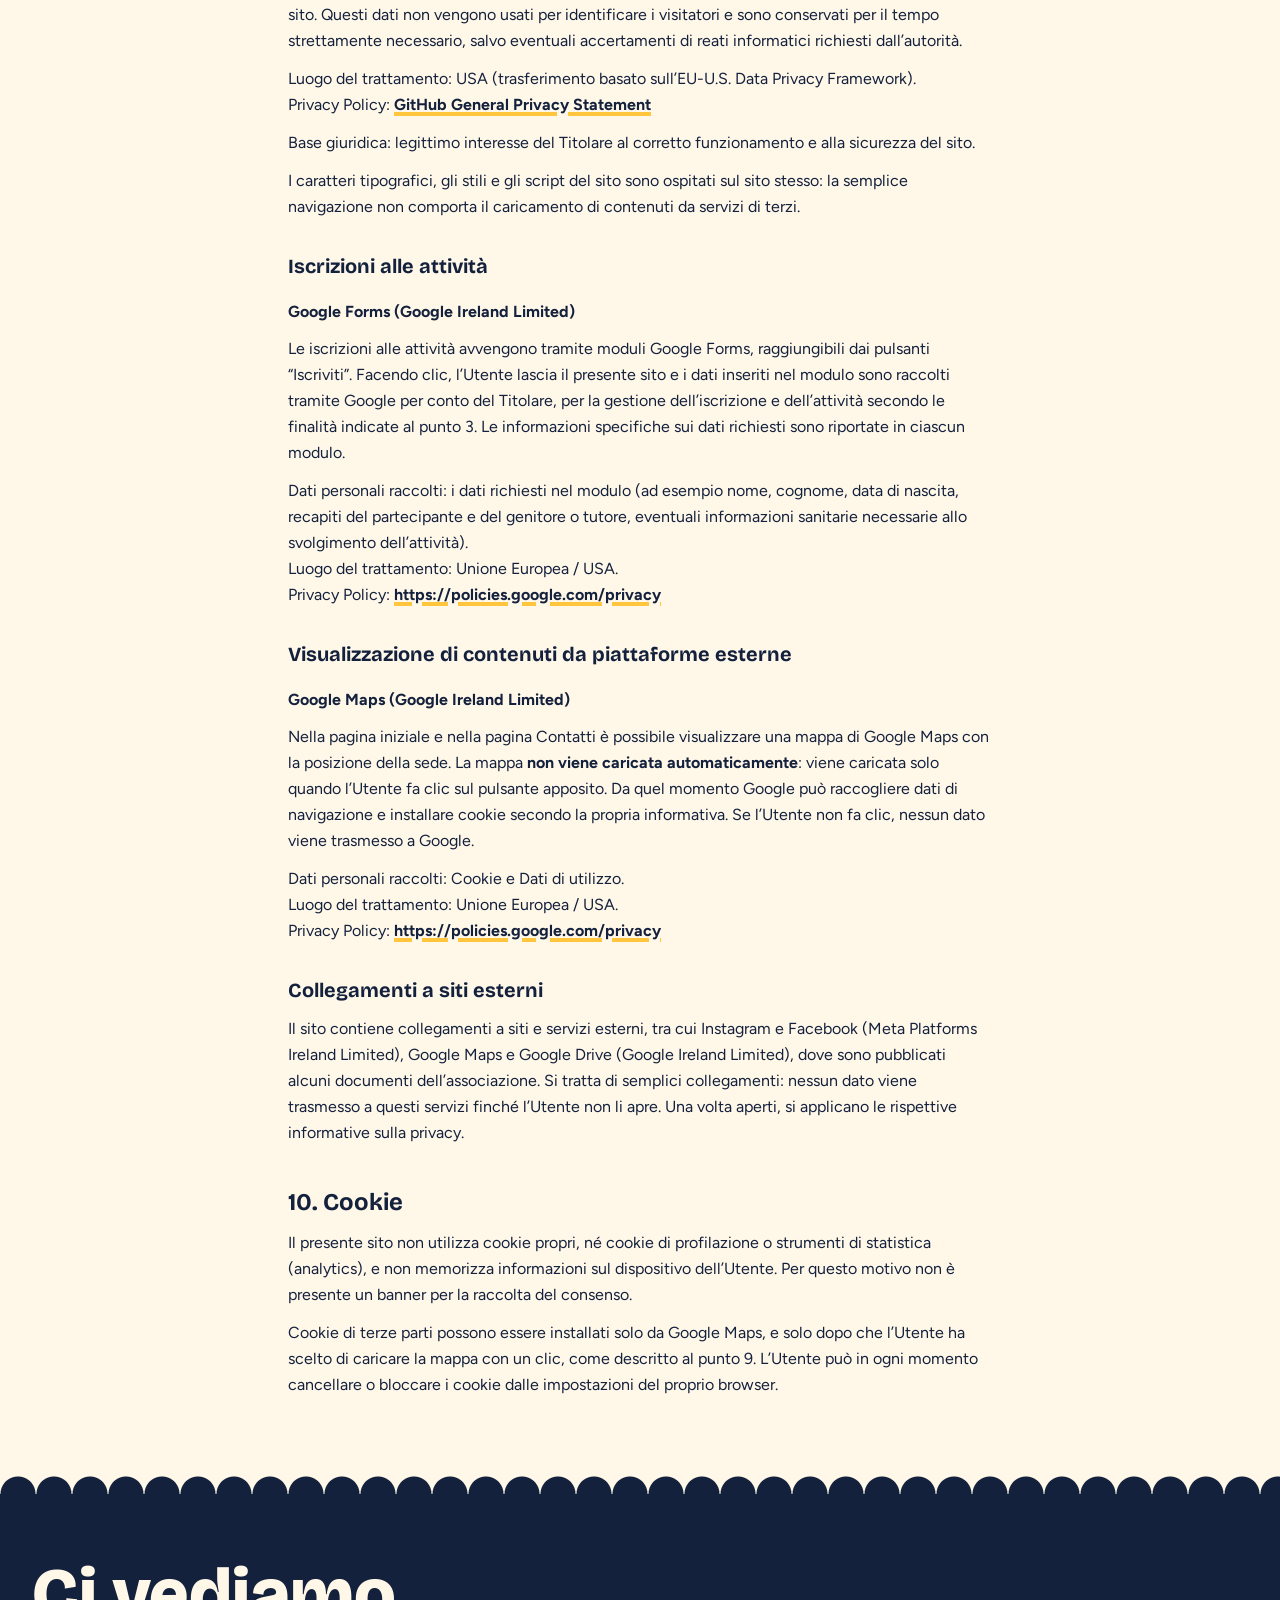
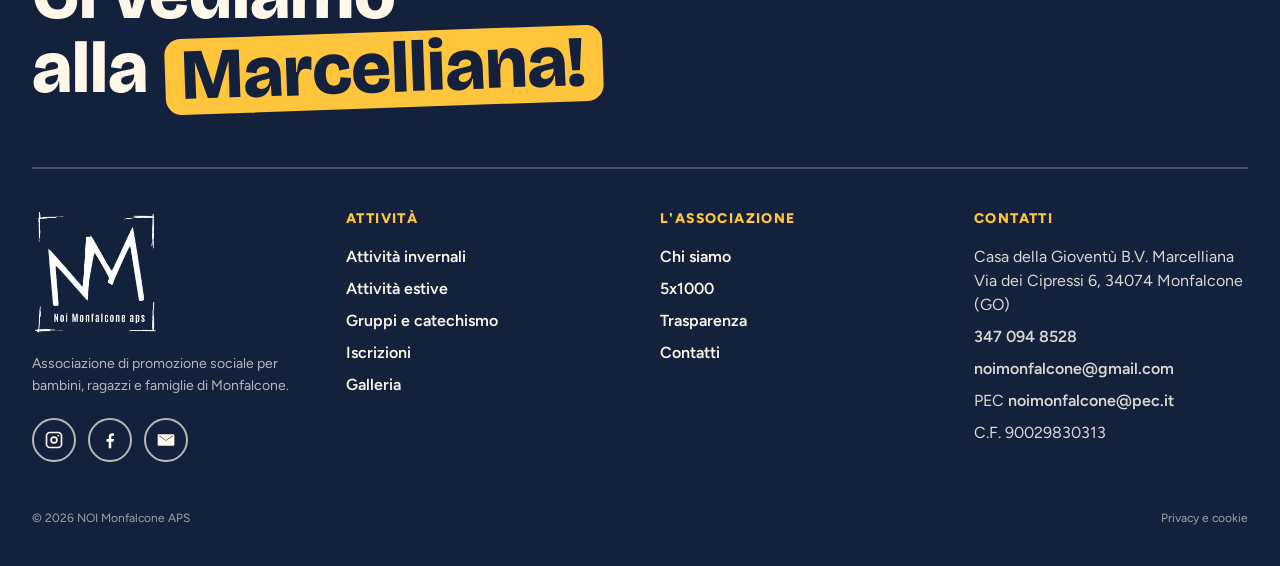
<file: privacy.html>
<!DOCTYPE html>
<html lang="it">
<head>
  <meta charset="utf-8">
  <meta name="viewport" content="width=device-width, initial-scale=1">
  <title>Privacy e cookie | NOI Monfalcone APS</title>
  <meta name="description" content="Informativa sulla privacy e sui cookie di NOI Monfalcone APS ai sensi dell'art. 13 del GDPR.">
  <meta name="robots" content="noindex">
  <link rel="canonical" href="https://www.noimonfalcone.org/privacy">
  <meta property="og:type" content="website">
  <meta property="og:locale" content="it_IT">
  <meta property="og:site_name" content="NOI Monfalcone APS">
  <meta property="og:title" content="Privacy e cookie | NOI Monfalcone APS">
  <meta property="og:description" content="Informativa sulla privacy e sui cookie di NOI Monfalcone APS ai sensi dell'art. 13 del GDPR.">
  <meta property="og:url" content="https://www.noimonfalcone.org/privacy">
  <meta property="og:image" content="https://www.noimonfalcone.org/assets/img/og-image.jpg">
  <meta property="og:image:width" content="1200">
  <meta property="og:image:height" content="630">
  <meta property="og:image:alt" content="Foto di gruppo di bambini e animatori all'Estate Ragazzi di NOI Monfalcone">
  <meta name="twitter:card" content="summary_large_image">
  <meta name="theme-color" content="#14213D">
  <link rel="icon" href="assets/img/favicon.png" type="image/png">
  <link rel="apple-touch-icon" href="assets/img/apple-touch-icon.png">
  <link rel="stylesheet" href="assets/css/fonts.css?v=20261122">
  <link rel="stylesheet" href="assets/css/style.css?v=20261122">
  <link rel="stylesheet" href="assets/css/tailwind.css?v=20261122">
</head>
<body data-page="privacy" class="bg-paper font-sans text-ink antialiased">
  <div id="site-header"></div>

  <main id="main">
    <section class="tone-ink scallop">
      <div class="mx-auto max-w-7xl px-5 pb-16 pt-12 lg:px-8 lg:pb-20 lg:pt-16">
        <h1 class="reveal font-display text-5xl font-extrabold leading-[0.98] tracking-tight sm:text-7xl">Privacy e <span class="word">cookie</span></h1>
        <p class="reveal mt-5 text-paper/80" data-delay="1">Informativa ai sensi dell'art. 13 del Regolamento UE 2016/679 (GDPR)</p>
      </div>
    </section>

    <!-- Testo basato sull'informativa del vecchio sito, aggiornato a novembre 2026 per il nuovo sito. -->
    <article class="mx-auto max-w-3xl px-5 pt-20 lg:px-8 [&_h2]:mt-10 [&_h2]:font-display [&_h2]:text-2xl [&_h2]:font-bold [&_h3]:mt-8 [&_h3]:font-display [&_h3]:text-xl [&_h3]:font-bold [&_h4]:mt-5 [&_h4]:font-bold [&_p]:mt-3 [&_p]:leading-relaxed [&_ul]:mt-3 [&_ul]:list-disc [&_ul]:pl-6 [&_li]:mt-1 [&_a]:break-words [&_a]:font-bold [&_a]:underline [&_a]:decoration-sun [&_a]:decoration-4 [&_a]:underline-offset-2">
      <h2 class="!mt-0">Note legali</h2>
      <p>Informativa ai sensi e per gli effetti di cui all’art. 13 del Reg. UE 2016/679 (“Regolamento europeo in materia di protezione dei dati personali” – GDPR), che prevede la tutela delle persone fisiche con riguardo al trattamento dei dati personali, nonché la libera circolazione di tali dati.</p>
      <p>Quanto segue è valido per il sito <a href="https://www.noimonfalcone.org/">www.noimonfalcone.org</a>, per www.comfortzoneatelier.org e per tutti i domini e i sottositi legati a questi domini.</p>
      <p>Ultimo aggiornamento: novembre 2026.</p>

      <h2>1. Titolare del trattamento</h2>
      <p>Titolare del trattamento dei dati personali è l’Associazione Noi Monfalcone APS, CF 90029830313, con sede legale a Monfalcone, in via dei Cipressi 6, 34074 (GO), indirizzo e-mail <a href="mailto:noimonfalcone@gmail.com">noimonfalcone@gmail.com</a> e PEC noimonfalcone@pec.it.</p>

      <h2>2. Categoria dei dati trattati</h2>
      <p>I dati forniti e trattati dal Titolare riguardano dati personali di tipo comune (dati identificativi, anagrafici, di fatturazione e simili), oltre che dati particolari (quali quelli idonei a rivelare l’origine razziale od etnica, le convinzioni religiose, filosofiche o di altro genere, le opinioni politiche, l’adesione ai partiti, sindacati, associazioni od organizzazioni a carattere religioso, filosofico, politico o sindacale, dati biometrici, dati relativi allo stato di salute, alla vita sessuale o all’orientamento sessuale della persona) nei limiti in cui ciò sia reso necessario dall’attività richiesta e nel rispetto delle previsioni dell’art. 9 GDPR e delle altre previsioni che vi fanno riferimento, in ogni caso previo idoneo consenso reso in forma scritta laddove necessario.</p>
      <p>I dati trattati sono conferiti direttamente dall’interessato. Durante la navigazione del sito vengono inoltre raccolti, in modo automatico, i dati tecnici descritti al punto 9.</p>

      <h2>3. Finalità e base giuridica del trattamento dei dati personali</h2>
      <p>I dati personali da Lei forniti sono trattati per finalità di instaurazione, conclusione e gestione del rapporto contrattuale, avente ad oggetto la partecipazione ad attività di promozione delle opportunità giovanili mediante l’arte e la cultura, rivolgendosi in modo particolare ai giovani residenti a Monfalcone e nel Friuli Venezia Giulia. Il trattamento dei dati raccolti è inoltre ammesso dalla normativa vigente in materia di protezione dei dati personali in quanto:</p>
      <ul>
        <li>necessario per il legittimo interesse del Titolare legato alla tipologia di attività svolta e consistente nell’esecuzione della prestazione contrattuale di cui all’oggetto sopra riportato; tale interesse in ogni caso non è in contrasto e non prevale sugli interessi o i diritti e le libertà degli interessati;</li>
        <li>in alcuni casi, necessario per adempiere alle responsabilità legali o regolamentari del Titolare, ad esempio in caso di comunicazione alle autorità, enti governativi o di regolamentazione, nello specifico con gli Enti Statali o privati che erogano i contributi per lo svolgimento delle attività Sociali e Culturali di cui all’Oggetto del contratto di Associazione;</li>
        <li>necessario per effettuare eventuali attività di monitoraggio tecnico e finanziario richieste dalle istituzioni erogatrici sia pubbliche sia private;</li>
        <li>necessario per la comunicazione tempestiva ai visitatori e partecipanti all’attività, di eventuali cambiamenti di programma, luogo e/o orario o altre informazioni operative/logistiche;</li>
        <li>necessario, in caso di emergenze sanitarie, per l’osservanza delle misure di prevenzione eventualmente previste dalla normativa vigente.</li>
      </ul>

      <h2>4. Modalità del trattamento</h2>
      <p>In relazione alle indicate finalità i Suoi dati sono trattati sia in forma cartacea, sia con strumenti informatici e telematici. Specifiche misure di sicurezza sono osservate dal Titolare per prevenire la perdita, la modifica o l’eliminazione dei dati, usi illeciti e/o non corretti, ed accessi o trasmissioni non autorizzati, inoltre il Titolare si impegna ad adottare tutte le ulteriori misure ragionevolmente necessarie per garantire che i dati personali siano trattati in modo sicuro e in conformità alla normativa vigente in materia.</p>
      <p>I dati potranno anche essere archiviati e trattati presso server collocati all’esterno della Comunità Europea ma comunque nel rispetto delle garanzie per il trasferimento dei dati previste dal GDPR (artt. 44 e seguenti).</p>

      <h2>5. Natura obbligatoria o facoltativa del conferimento</h2>
      <p>Il conferimento dei Suoi dati personali non ha natura obbligatoria, tuttavia l’eventuale rifiuto e/o il mancato conferimento dei dati potrebbe rendere impossibile l’instaurazione del rapporto contrattuale o estremamente difficoltosa l’erogazione dei servizi da Lei richiesti.</p>

      <h2>6. Categorie di destinatari dei dati personali</h2>
      <p>Per facilitare un uso efficiente delle informazioni e dei dati personali comunicati al Titolare e per fornire i servizi richiesti, le informazioni e i dati personali raccolti possono essere comunicati a soggetti terzi.</p>
      <p>I Suoi dati potranno essere comunicati a:</p>
      <ul>
        <li>soggetti ai quali la facoltà di accedere ai dati personali sia riconosciuta da disposizioni di legge, da regolamenti o dalla normativa comunitaria;</li>
        <li>soggetti nei confronti dei quali la comunicazione sia prevista da norme di legge o di regolamento, ovvero a soggetti pubblici per lo svolgimento delle loro funzioni istituzionali;</li>
        <li>collaboratori, dipendenti ed incaricati adeguatamente formati ed informati circa le loro mansioni e le attività ad essi consentite sui dati raccolti, che operano per conto del Titolare e/o dei Responsabili del trattamento e che sono destinatari di istruzioni e compiti impartiti da questi ultimi;</li>
        <li>a tutte le persone fisiche e/o giuridiche, soggetti pubblici e/o privati quando la comunicazione risulti necessaria o funzionale allo svolgimento dell’attività del Titolare e nei modi e per le finalità sopra illustrate (a titolo esemplificativo: stampatori, editori, amministratori, giudici di concorso ecc.)</li>
      </ul>
      <p>Il trattamento dei dati personali raccolti potrà essere effettuato anche da soggetti terzi nominati Responsabili del trattamento ai sensi dell’art. 28 GDPR, che, per conto del Titolare, forniscono specifici servizi elaborativi o attività connesse, strumentali o di supporto, il cui elenco completo e aggiornato è disponibile, a richiesta degli interessati presso il Titolare.</p>
      <p>I destinatari avranno accesso alle informazioni personali solamente nella misura richiesta dallo svolgimento delle proprie funzioni, e non potranno utilizzarle per altri fini. I destinatari saranno inoltre tenuti agli obblighi contrattuali di riservatezza.</p>
      <p>In nessun caso i dati personali raccolti saranno oggetto di diffusione.</p>

      <h2>7. Conservazione dei dati personali</h2>
      <p>Il Titolare del trattamento dei dati personali conserverà i Suoi dati in una forma che consenta l’identificazione degli stessi per il periodo necessario ad adempiere agli obblighi contrattuali, legali e/o normativi per i quali i dati sono stati raccolti. Il periodo di conservazione delle informazioni personali dipende dallo scopo per cui vengono trattati i dati e dagli strumenti con cui tali informazioni personali vengono trattate.</p>
      <p>I criteri utilizzati per determinare il periodo di conservazione dei dati personali sono i seguenti:</p>
      <ul>
        <li>l’arco temporale necessario al perseguimento delle finalità per le quali i dati sono stati raccolti;</li>
        <li>il periodo necessario all’espletamento del rapporto contrattuale;</li>
        <li>il tempo di conservazione accettato dall’interessato e/o richiesto dalle leggi applicabili in materia;</li>
        <li>eventuale revoca espressa del consenso o in altro modo manifestata da parte dell’Interessato;</li>
        <li>un periodo non superiore, per ciascun dato trattato, al termine massimo consentito dalla normativa vigente a tutela dei propri diritti e/o interessi.</li>
      </ul>
      <p>Decorsi tali periodi il Titolare provvederà alla cancellazione dei Suoi dati personali.</p>

      <h2>8. Diritti dell’interessato (artt. 15-22 GDPR)</h2>
      <p>L’Interessato, rispetto ai propri dati personali, ha il diritto in qualunque momento di chiedere al Titolare del trattamento la conferma che sia o meno in corso un trattamento dei propri dati personali e in tal caso di ottenere l’accesso ai medesimi dati e chiederne la loro comunicazione in forma intelligibile; l’aggiornamento, la rettifica e l’integrazione dei dati personali; la cancellazione degli stessi (diritto all’oblio) senza ingiustificato ritardo o la limitazione del loro trattamento se ricorre uno dei motivi previsti dal GDPR; la notifica da parte del Titolare del trattamento nei casi di aggiornamento/rettifica/cancellazione/limitazione dei dati personali; la portabilità dei dati personali in ipotesi di trattamento effettuato con mezzi automatizzati in forza di consenso o rapporto contrattuale; di opporsi, in tutto o in parte, per motivi connessi alla propria situazione particolare, al loro trattamento, e di rifiutare il processo decisionale automatizzato, compresa la profilazione, fatti salvi i limiti conseguenti agli obblighi normativi di conservazione dei dati personali.</p>
      <p>Nella misura in cui il trattamento dei dati personali si basa sul Suo consenso, avrà altresì il diritto di revocare il consenso in qualsiasi momento senza pregiudicare la liceità del trattamento basato sul consenso prestato prima della revoca. In tal caso i dati personali saranno rimossi dagli archivi nel più breve tempo possibile. Tali diritti possono essere esercitati nelle forme e nei termini di cui all’art. 12 GDPR, mediante apposita richiesta in forma scritta corredata da fotocopia del documento d’identità inviata a mezzo raccomandata A/R presso la sede del Titolare agli indirizzi sopra indicati o via mail all’indirizzo di sopra indicato.</p>
      <p>Per fornire, o modificare qualsiasi informazione, potrebbe essere necessario verificare l’identità del richiedente e rispondere ad alcune domande. Il Titolare renderà risposta adeguata al più presto e comunque al più tardi entro un mese dal ricevimento della richiesta stessa.</p>
      <p>È inoltre previsto il diritto di proporre reclamo ai sensi dell’art. 77 GDPR ad un’autorità di controllo, che per lo Stato italiano è individuata nel Garante per la protezione dei dati personali.</p>
      <p>Le forme, le modalità ed i termini di proposizione delle azioni di reclamo sono previsti e disciplinati dalla legislazione nazionale vigente. Il reclamo fa salve le azioni amministrative e giurisdizionali, che per lo Stato italiano possono proporsi alternativamente al medesimo Garante o al Tribunale competente.</p>
      <p>Le condizioni della presente informativa possono cambiare nel tempo o variare a seconda delle finalità del trattamento: eventuali modifiche sostanziali alla presente informativa verranno pubblicate sul presente sito.</p>
      <p>Se è interessato a ricevere maggiori informazioni, a contribuire con propri suggerimenti o ad avanzare reclami o contestazioni in merito alla Privacy Policy, può effettuarlo senza formalità inviando una comunicazione all’indirizzo email sopra indicato.</p>

      <h2>9. Dettagli sul trattamento dei dati personali</h2>
      <p>I Dati Personali sono raccolti per le seguenti finalità ed utilizzando i seguenti servizi:</p>

      <h3>Navigazione del sito e hosting</h3>
      <p>Il sito è ospitato su GitHub Pages, servizio fornito da GitHub, Inc., che agisce come Responsabile del trattamento ai sensi dell’art. 28 GDPR. Come per qualunque sito web, i server registrano automaticamente alcuni dati tecnici delle visite (indirizzo IP, data e ora della richiesta, pagina richiesta, tipo di browser e di sistema operativo), necessari al funzionamento e alla sicurezza del sito. Questi dati non vengono usati per identificare i visitatori e sono conservati per il tempo strettamente necessario, salvo eventuali accertamenti di reati informatici richiesti dall’autorità.</p>
      <p>Luogo del trattamento: USA (trasferimento basato sull’EU-U.S. Data Privacy Framework).<br>Privacy Policy: <a href="https://docs.github.com/it/site-policy/privacy-policies/github-general-privacy-statement" target="_blank" rel="noopener">GitHub General Privacy Statement</a></p>
      <p>Base giuridica: legittimo interesse del Titolare al corretto funzionamento e alla sicurezza del sito.</p>
      <p>I caratteri tipografici, gli stili e gli script del sito sono ospitati sul sito stesso: la semplice navigazione non comporta il caricamento di contenuti da servizi di terzi.</p>

      <h3>Iscrizioni alle attività</h3>
      <h4>Google Forms (Google Ireland Limited)</h4>
      <p>Le iscrizioni alle attività avvengono tramite moduli Google Forms, raggiungibili dai pulsanti “Iscriviti”. Facendo clic, l’Utente lascia il presente sito e i dati inseriti nel modulo sono raccolti tramite Google per conto del Titolare, per la gestione dell’iscrizione e dell’attività secondo le finalità indicate al punto 3. Le informazioni specifiche sui dati richiesti sono riportate in ciascun modulo.</p>
      <p>Dati personali raccolti: i dati richiesti nel modulo (ad esempio nome, cognome, data di nascita, recapiti del partecipante e del genitore o tutore, eventuali informazioni sanitarie necessarie allo svolgimento dell’attività).<br>Luogo del trattamento: Unione Europea / USA.<br>Privacy Policy: <a href="https://policies.google.com/privacy?hl=it" target="_blank" rel="noopener">https://policies.google.com/privacy</a></p>

      <h3>Visualizzazione di contenuti da piattaforme esterne</h3>
      <h4>Google Maps (Google Ireland Limited)</h4>
      <p>Nella pagina iniziale e nella pagina Contatti è possibile visualizzare una mappa di Google Maps con la posizione della sede. La mappa <strong>non viene caricata automaticamente</strong>: viene caricata solo quando l’Utente fa clic sul pulsante apposito. Da quel momento Google può raccogliere dati di navigazione e installare cookie secondo la propria informativa. Se l’Utente non fa clic, nessun dato viene trasmesso a Google.</p>
      <p>Dati personali raccolti: Cookie e Dati di utilizzo.<br>Luogo del trattamento: Unione Europea / USA.<br>Privacy Policy: <a href="https://policies.google.com/privacy?hl=it" target="_blank" rel="noopener">https://policies.google.com/privacy</a></p>

      <h3>Collegamenti a siti esterni</h3>
      <p>Il sito contiene collegamenti a siti e servizi esterni, tra cui Instagram e Facebook (Meta Platforms Ireland Limited), Google Maps e Google Drive (Google Ireland Limited), dove sono pubblicati alcuni documenti dell’associazione. Si tratta di semplici collegamenti: nessun dato viene trasmesso a questi servizi finché l’Utente non li apre. Una volta aperti, si applicano le rispettive informative sulla privacy.</p>

      <h2>10. Cookie</h2>
      <p>Il presente sito non utilizza cookie propri, né cookie di profilazione o strumenti di statistica (analytics), e non memorizza informazioni sul dispositivo dell’Utente. Per questo motivo non è presente un banner per la raccolta del consenso.</p>
      <p>Cookie di terze parti possono essere installati solo da Google Maps, e solo dopo che l’Utente ha scelto di caricare la mappa con un clic, come descritto al punto 9. L’Utente può in ogni momento cancellare o bloccare i cookie dalle impostazioni del proprio browser.</p>
    </article>
  </main>

  <div id="site-footer"></div>
  <script src="assets/js/data.js?v=20261122"></script>
  <script src="assets/js/components.js?v=20261122"></script>
  <script src="assets/js/main.js?v=20261122"></script>
</body>
</html>
</file>
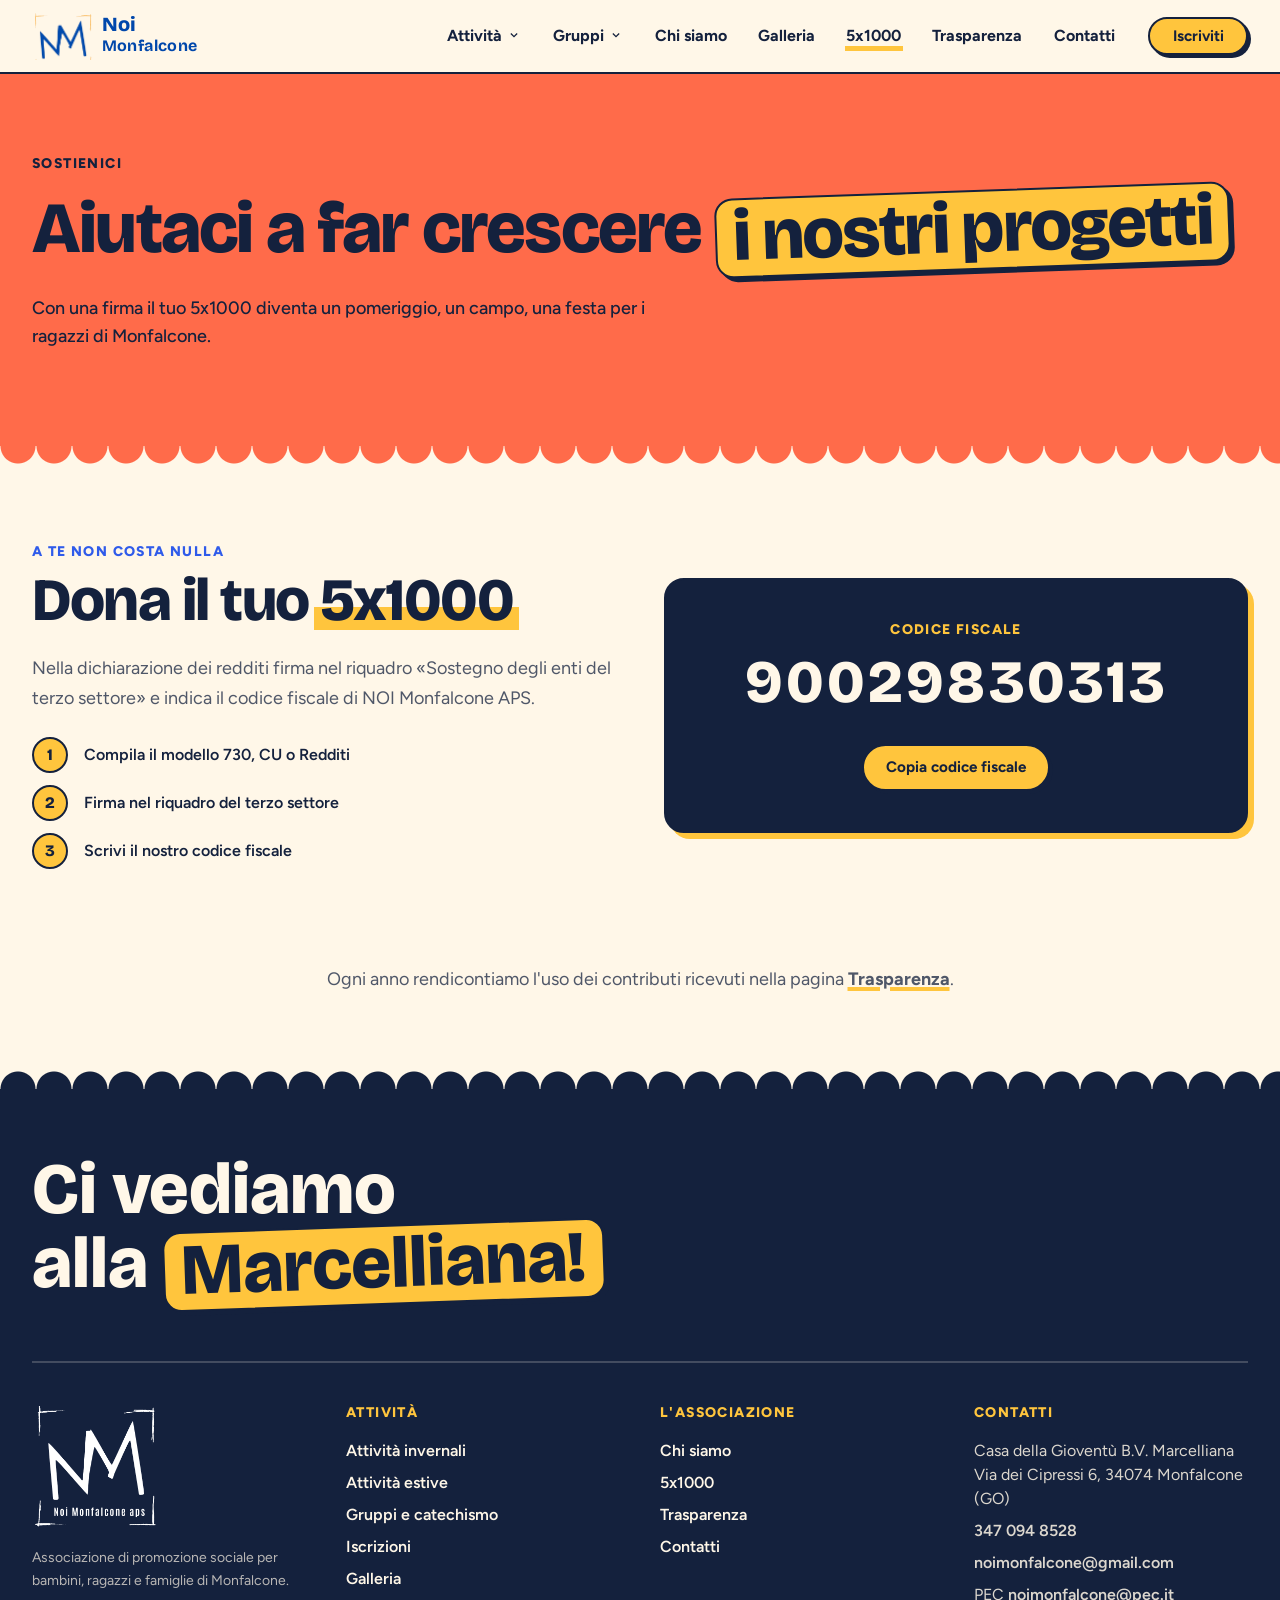
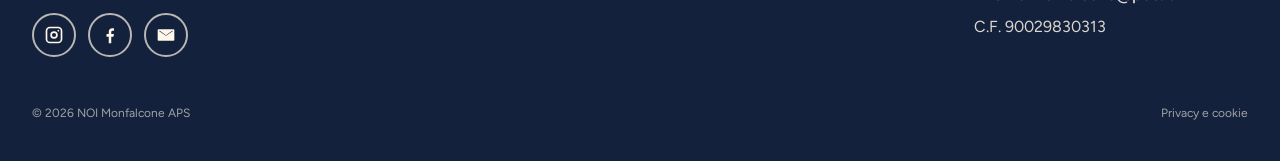
<file: sostienici.html>
<!DOCTYPE html>
<html lang="it">
<head>
  <meta charset="utf-8">
  <meta name="viewport" content="width=device-width, initial-scale=1">
  <title>Sostienici con il 5x1000 | NOI Monfalcone APS</title>
  <meta name="description" content="Sostieni NOI Monfalcone APS: dona il tuo 5x1000 indicando il codice fiscale 90029830313. A te non costa nulla.">
  <link rel="canonical" href="https://www.noimonfalcone.org/sostienici">
  <meta property="og:type" content="website">
  <meta property="og:locale" content="it_IT">
  <meta property="og:site_name" content="NOI Monfalcone APS">
  <meta property="og:title" content="Sostienici con il 5x1000 | NOI Monfalcone APS">
  <meta property="og:description" content="Sostieni NOI Monfalcone APS: dona il tuo 5x1000 indicando il codice fiscale 90029830313. A te non costa nulla.">
  <meta property="og:url" content="https://www.noimonfalcone.org/sostienici">
  <meta property="og:image" content="https://www.noimonfalcone.org/assets/img/og-image.jpg">
  <meta property="og:image:width" content="1200">
  <meta property="og:image:height" content="630">
  <meta property="og:image:alt" content="Foto di gruppo di bambini e animatori all'Estate Ragazzi di NOI Monfalcone">
  <meta name="twitter:card" content="summary_large_image">
  <meta name="theme-color" content="#FF6B4A">
  <link rel="icon" href="assets/img/favicon.png" type="image/png">
  <link rel="apple-touch-icon" href="assets/img/apple-touch-icon.png">
  <link rel="stylesheet" href="assets/css/fonts.css?v=20261122">
  <link rel="stylesheet" href="assets/css/style.css?v=20261122">
  <link rel="stylesheet" href="assets/css/tailwind.css?v=20261122">
</head>
<body data-page="sostienici" class="bg-paper font-sans text-ink antialiased">
  <div id="site-header"></div>

  <main id="main">
    <section class="tone-coral scallop">
      <div class="mx-auto max-w-7xl px-5 pb-20 pt-14 lg:px-8 lg:pb-24 lg:pt-20">
        <p class="reveal text-sm font-extrabold uppercase tracking-widest">Sostienici</p>
        <h1 class="reveal mt-4 font-display text-5xl font-extrabold leading-[0.98] tracking-tight sm:text-7xl" data-delay="1">Aiutaci a far crescere <span class="word">i nostri progetti</span></h1>
        <p class="reveal mt-6 max-w-2xl text-lg font-medium" data-delay="2">Con una firma il tuo 5x1000 diventa un pomeriggio, un campo, una festa per i ragazzi di Monfalcone.</p>
      </div>
    </section>

    <!-- 5x1000 -->
    <section id="5x1000" class="mx-auto max-w-7xl px-5 pt-24 lg:px-8" aria-labelledby="t5x1000">
      <div class="grid items-center gap-12 lg:grid-cols-2">
        <div>
          <p class="reveal text-sm font-extrabold uppercase tracking-widest text-brand">A te non costa nulla</p>
          <h2 id="t5x1000" class="reveal mt-2 font-display text-4xl font-extrabold leading-[1.02] tracking-tight sm:text-6xl" data-delay="1">Dona il tuo <span class="hl">5x1000</span></h2>
          <p class="reveal mt-6 text-lg leading-relaxed text-ink/75" data-delay="2">
            Nella dichiarazione dei redditi firma nel riquadro «Sostegno degli enti del terzo settore» e indica il codice fiscale di NOI Monfalcone APS.
          </p>
          <ol class="reveal mt-6 space-y-3" data-delay="3">
            <li class="flex items-center gap-4 font-semibold"><span class="grid h-9 w-9 shrink-0 place-items-center rounded-full border-2 border-ink bg-sun font-display font-extrabold">1</span> Compila il modello 730, CU o Redditi</li>
            <li class="flex items-center gap-4 font-semibold"><span class="grid h-9 w-9 shrink-0 place-items-center rounded-full border-2 border-ink bg-sun font-display font-extrabold">2</span> Firma nel riquadro del terzo settore</li>
            <li class="flex items-center gap-4 font-semibold"><span class="grid h-9 w-9 shrink-0 place-items-center rounded-full border-2 border-ink bg-sun font-display font-extrabold">3</span> Scrivi il nostro codice fiscale</li>
          </ol>
        </div>
        <div class="reveal card relative !bg-ink p-10 text-center text-paper" data-delay="2" style="box-shadow:6px 6px 0 var(--sun)">
          <p class="text-sm font-extrabold uppercase tracking-widest text-sun">Codice fiscale</p>
          <p class="mt-3 font-display text-5xl font-extrabold tracking-wider sm:text-6xl">90029830313</p>
          <button type="button" data-copy="90029830313" data-copy-msg="Codice fiscale copiato" class="btn btn-sun mt-8">Copia codice fiscale</button>
        </div>
      </div>
    </section>

    <section class="mx-auto max-w-3xl px-5 pt-24 text-center lg:px-8">
      <p class="reveal text-lg text-ink/75">Ogni anno rendicontiamo l'uso dei contributi ricevuti nella pagina <a class="font-bold underline decoration-sun decoration-4 underline-offset-2" href="trasparenza">Trasparenza</a>.</p>
    </section>
  </main>

  <div id="site-footer"></div>
  <script src="assets/js/data.js?v=20261122"></script>
  <script src="assets/js/components.js?v=20261122"></script>
  <script src="assets/js/main.js?v=20261122"></script>
</body>
</html>
</file>
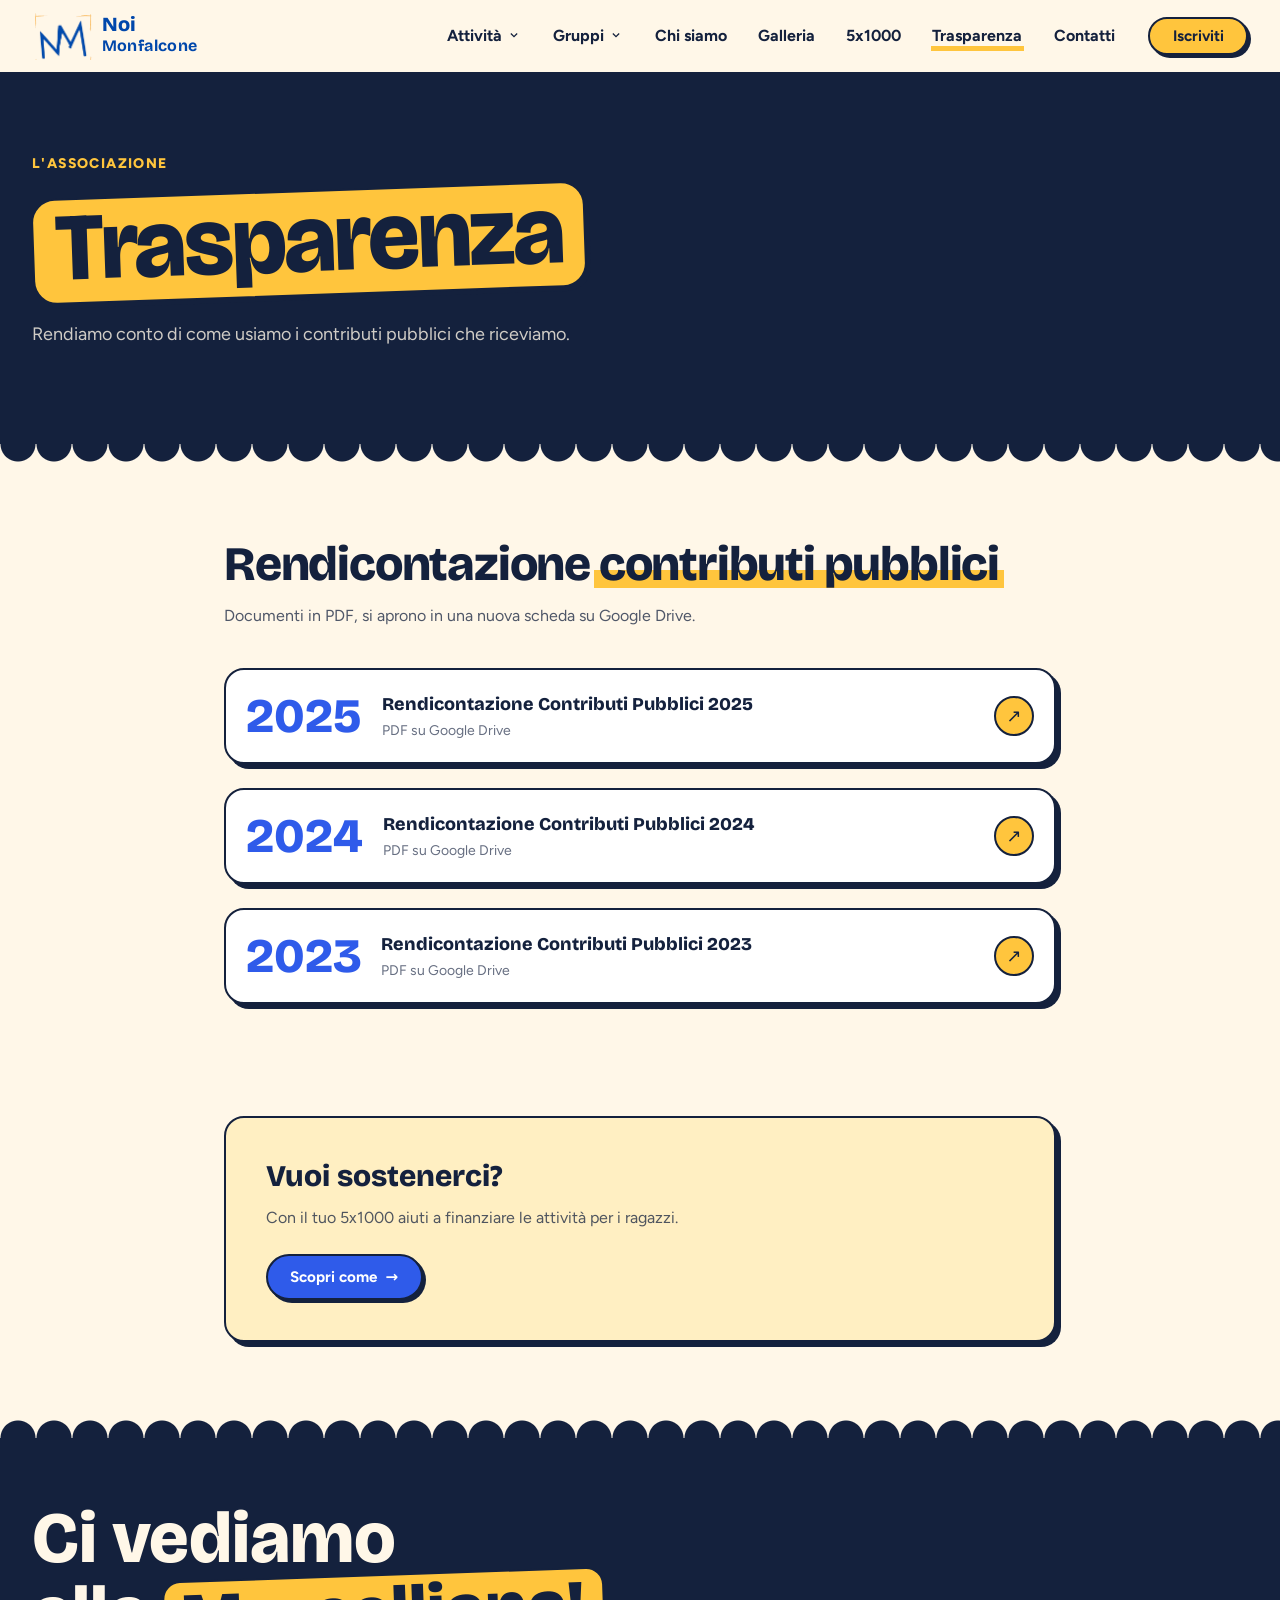
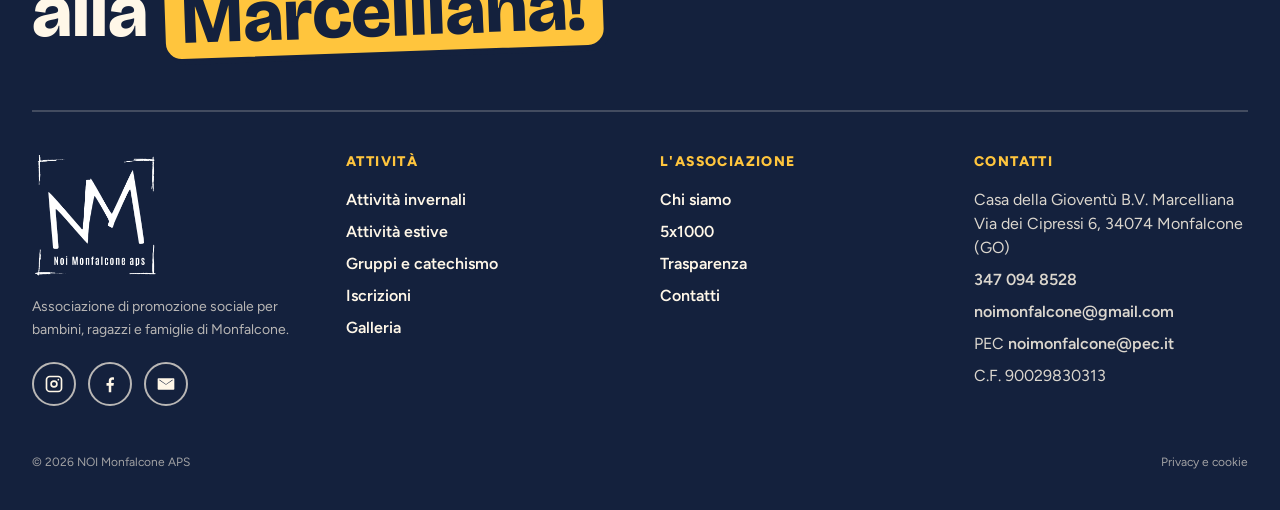
<file: trasparenza.html>
<!DOCTYPE html>
<html lang="it">
<head>
  <meta charset="utf-8">
  <meta name="viewport" content="width=device-width, initial-scale=1">
  <title>Trasparenza | NOI Monfalcone APS</title>
  <meta name="description" content="Trasparenza di NOI Monfalcone APS: rendicontazione dei contributi pubblici ricevuti, anni 2023, 2024 e 2025.">
  <link rel="canonical" href="https://www.noimonfalcone.org/trasparenza">
  <meta property="og:type" content="website">
  <meta property="og:locale" content="it_IT">
  <meta property="og:site_name" content="NOI Monfalcone APS">
  <meta property="og:title" content="Trasparenza | NOI Monfalcone APS">
  <meta property="og:description" content="Trasparenza di NOI Monfalcone APS: rendicontazione dei contributi pubblici ricevuti, anni 2023, 2024 e 2025.">
  <meta property="og:url" content="https://www.noimonfalcone.org/trasparenza">
  <meta property="og:image" content="https://www.noimonfalcone.org/assets/img/og-image.jpg">
  <meta property="og:image:width" content="1200">
  <meta property="og:image:height" content="630">
  <meta property="og:image:alt" content="Foto di gruppo di bambini e animatori all'Estate Ragazzi di NOI Monfalcone">
  <meta name="twitter:card" content="summary_large_image">
  <meta name="theme-color" content="#14213D">
  <link rel="icon" href="assets/img/favicon.png" type="image/png">
  <link rel="apple-touch-icon" href="assets/img/apple-touch-icon.png">
  <link rel="stylesheet" href="assets/css/fonts.css?v=20261122">
  <link rel="stylesheet" href="assets/css/style.css?v=20261122">
  <link rel="stylesheet" href="assets/css/tailwind.css?v=20261122">
</head>
<body data-page="trasparenza" class="bg-paper font-sans text-ink antialiased">
  <div id="site-header"></div>

  <main id="main">
    <section class="tone-ink scallop">
      <div class="mx-auto max-w-7xl px-5 pb-20 pt-14 lg:px-8 lg:pb-24 lg:pt-20">
        <p class="reveal text-sm font-extrabold uppercase tracking-widest text-sun">L'associazione</p>
        <h1 class="reveal mt-4 font-display text-6xl font-extrabold leading-[0.95] tracking-tight sm:text-8xl" data-delay="1"><span class="word">Trasparenza</span></h1>
        <p class="reveal mt-6 max-w-2xl text-lg text-paper/80" data-delay="2">Rendiamo conto di come usiamo i contributi pubblici che riceviamo.</p>
      </div>
    </section>

    <section class="mx-auto max-w-4xl px-5 pt-24 lg:px-8" aria-labelledby="doc">
      <h2 id="doc" class="reveal font-display text-4xl font-extrabold tracking-tight sm:text-5xl">Rendicontazione <span class="hl">contributi pubblici</span></h2>
      <p class="reveal mt-4 text-ink/75" data-delay="1">Documenti in PDF, si aprono in una nuova scheda su Google Drive.</p>
      <!-- Elenco generato da assets/js/data.js (campo documents) -->
      <div data-documents class="mt-10 grid gap-6"></div>
    </section>

    <section class="mx-auto max-w-4xl px-5 pt-28 lg:px-8">
      <div class="reveal card !bg-sun-100 p-8 sm:p-10">
        <h2 class="font-display text-3xl font-extrabold">Vuoi sostenerci?</h2>
        <p class="mt-3 text-ink/75">Con il tuo 5x1000 aiuti a finanziare le attività per i ragazzi.</p>
        <a href="sostienici" class="btn btn-blue mt-6">Scopri come <span class="arrow" aria-hidden="true">→</span></a>
      </div>
    </section>
  </main>

  <div id="site-footer"></div>
  <script src="assets/js/data.js?v=20261122"></script>
  <script src="assets/js/components.js?v=20261122"></script>
  <script src="assets/js/main.js?v=20261122"></script>
</body>
</html>
</file>
<file: assets/css/fonts.css>
/* Caratteri ospitati sul sito (niente richieste a Google Fonts). Licenza: SIL Open Font License. */
/* Bricolage Grotesque – latin-ext */
@font-face {
  font-family: 'Bricolage Grotesque';
  font-style: normal;
  font-weight: 700;
  font-stretch: 100%;
  font-display: swap;
  src: url(../fonts/bricolage-grotesque-latin-ext-3y9K6as8bT.woff2) format('woff2');
  unicode-range: U+0100-02BA, U+02BD-02C5, U+02C7-02CC, U+02CE-02D7, U+02DD-02FF, U+0304, U+0308, U+0329, U+1D00-1DBF, U+1E00-1E9F, U+1EF2-1EFF, U+2020, U+20A0-20AB, U+20AD-20C4, U+2113, U+2C60-2C7F, U+A720-A7FF;
}
/* Bricolage Grotesque – latin */
@font-face {
  font-family: 'Bricolage Grotesque';
  font-style: normal;
  font-weight: 700;
  font-stretch: 100%;
  font-display: swap;
  src: url(../fonts/bricolage-grotesque-latin-3y9K6as8bT.woff2) format('woff2');
  unicode-range: U+0000-00FF, U+0131, U+0152-0153, U+02BB-02BC, U+02C6, U+02DA, U+02DC, U+0304, U+0308, U+0329, U+2000-206F, U+20AC, U+2122, U+2191, U+2193, U+2212, U+2215, U+FEFF, U+FFFD;
}
/* Bricolage Grotesque – latin-ext */
@font-face {
  font-family: 'Bricolage Grotesque';
  font-style: normal;
  font-weight: 800;
  font-stretch: 100%;
  font-display: swap;
  src: url(../fonts/bricolage-grotesque-latin-ext-3y9K6as8bT.woff2) format('woff2');
  unicode-range: U+0100-02BA, U+02BD-02C5, U+02C7-02CC, U+02CE-02D7, U+02DD-02FF, U+0304, U+0308, U+0329, U+1D00-1DBF, U+1E00-1E9F, U+1EF2-1EFF, U+2020, U+20A0-20AB, U+20AD-20C4, U+2113, U+2C60-2C7F, U+A720-A7FF;
}
/* Bricolage Grotesque – latin */
@font-face {
  font-family: 'Bricolage Grotesque';
  font-style: normal;
  font-weight: 800;
  font-stretch: 100%;
  font-display: swap;
  src: url(../fonts/bricolage-grotesque-latin-3y9K6as8bT.woff2) format('woff2');
  unicode-range: U+0000-00FF, U+0131, U+0152-0153, U+02BB-02BC, U+02C6, U+02DA, U+02DC, U+0304, U+0308, U+0329, U+2000-206F, U+20AC, U+2122, U+2191, U+2193, U+2212, U+2215, U+FEFF, U+FFFD;
}
/* Figtree – latin-ext */
@font-face {
  font-family: 'Figtree';
  font-style: normal;
  font-weight: 400;
  font-display: swap;
  src: url(../fonts/figtree-latin-ext-_Xms-HUzqD.woff2) format('woff2');
  unicode-range: U+0100-02BA, U+02BD-02C5, U+02C7-02CC, U+02CE-02D7, U+02DD-02FF, U+0304, U+0308, U+0329, U+1D00-1DBF, U+1E00-1E9F, U+1EF2-1EFF, U+2020, U+20A0-20AB, U+20AD-20C4, U+2113, U+2C60-2C7F, U+A720-A7FF;
}
/* Figtree – latin */
@font-face {
  font-family: 'Figtree';
  font-style: normal;
  font-weight: 400;
  font-display: swap;
  src: url(../fonts/figtree-latin-_Xms-HUzqD.woff2) format('woff2');
  unicode-range: U+0000-00FF, U+0131, U+0152-0153, U+02BB-02BC, U+02C6, U+02DA, U+02DC, U+0304, U+0308, U+0329, U+2000-206F, U+20AC, U+2122, U+2191, U+2193, U+2212, U+2215, U+FEFF, U+FFFD;
}
/* Figtree – latin-ext */
@font-face {
  font-family: 'Figtree';
  font-style: normal;
  font-weight: 500;
  font-display: swap;
  src: url(../fonts/figtree-latin-ext-_Xms-HUzqD.woff2) format('woff2');
  unicode-range: U+0100-02BA, U+02BD-02C5, U+02C7-02CC, U+02CE-02D7, U+02DD-02FF, U+0304, U+0308, U+0329, U+1D00-1DBF, U+1E00-1E9F, U+1EF2-1EFF, U+2020, U+20A0-20AB, U+20AD-20C4, U+2113, U+2C60-2C7F, U+A720-A7FF;
}
/* Figtree – latin */
@font-face {
  font-family: 'Figtree';
  font-style: normal;
  font-weight: 500;
  font-display: swap;
  src: url(../fonts/figtree-latin-_Xms-HUzqD.woff2) format('woff2');
  unicode-range: U+0000-00FF, U+0131, U+0152-0153, U+02BB-02BC, U+02C6, U+02DA, U+02DC, U+0304, U+0308, U+0329, U+2000-206F, U+20AC, U+2122, U+2191, U+2193, U+2212, U+2215, U+FEFF, U+FFFD;
}
/* Figtree – latin-ext */
@font-face {
  font-family: 'Figtree';
  font-style: normal;
  font-weight: 600;
  font-display: swap;
  src: url(../fonts/figtree-latin-ext-_Xms-HUzqD.woff2) format('woff2');
  unicode-range: U+0100-02BA, U+02BD-02C5, U+02C7-02CC, U+02CE-02D7, U+02DD-02FF, U+0304, U+0308, U+0329, U+1D00-1DBF, U+1E00-1E9F, U+1EF2-1EFF, U+2020, U+20A0-20AB, U+20AD-20C4, U+2113, U+2C60-2C7F, U+A720-A7FF;
}
/* Figtree – latin */
@font-face {
  font-family: 'Figtree';
  font-style: normal;
  font-weight: 600;
  font-display: swap;
  src: url(../fonts/figtree-latin-_Xms-HUzqD.woff2) format('woff2');
  unicode-range: U+0000-00FF, U+0131, U+0152-0153, U+02BB-02BC, U+02C6, U+02DA, U+02DC, U+0304, U+0308, U+0329, U+2000-206F, U+20AC, U+2122, U+2191, U+2193, U+2212, U+2215, U+FEFF, U+FFFD;
}
/* Figtree – latin-ext */
@font-face {
  font-family: 'Figtree';
  font-style: normal;
  font-weight: 700;
  font-display: swap;
  src: url(../fonts/figtree-latin-ext-_Xms-HUzqD.woff2) format('woff2');
  unicode-range: U+0100-02BA, U+02BD-02C5, U+02C7-02CC, U+02CE-02D7, U+02DD-02FF, U+0304, U+0308, U+0329, U+1D00-1DBF, U+1E00-1E9F, U+1EF2-1EFF, U+2020, U+20A0-20AB, U+20AD-20C4, U+2113, U+2C60-2C7F, U+A720-A7FF;
}
/* Figtree – latin */
@font-face {
  font-family: 'Figtree';
  font-style: normal;
  font-weight: 700;
  font-display: swap;
  src: url(../fonts/figtree-latin-_Xms-HUzqD.woff2) format('woff2');
  unicode-range: U+0000-00FF, U+0131, U+0152-0153, U+02BB-02BC, U+02C6, U+02DA, U+02DC, U+0304, U+0308, U+0329, U+2000-206F, U+20AC, U+2122, U+2191, U+2193, U+2212, U+2215, U+FEFF, U+FFFD;
}
/* Figtree – latin-ext */
@font-face {
  font-family: 'Figtree';
  font-style: normal;
  font-weight: 800;
  font-display: swap;
  src: url(../fonts/figtree-latin-ext-_Xms-HUzqD.woff2) format('woff2');
  unicode-range: U+0100-02BA, U+02BD-02C5, U+02C7-02CC, U+02CE-02D7, U+02DD-02FF, U+0304, U+0308, U+0329, U+1D00-1DBF, U+1E00-1E9F, U+1EF2-1EFF, U+2020, U+20A0-20AB, U+20AD-20C4, U+2113, U+2C60-2C7F, U+A720-A7FF;
}
/* Figtree – latin */
@font-face {
  font-family: 'Figtree';
  font-style: normal;
  font-weight: 800;
  font-display: swap;
  src: url(../fonts/figtree-latin-_Xms-HUzqD.woff2) format('woff2');
  unicode-range: U+0000-00FF, U+0131, U+0152-0153, U+02BB-02BC, U+02C6, U+02DA, U+02DC, U+0304, U+0308, U+0329, U+2000-206F, U+20AC, U+2122, U+2191, U+2193, U+2212, U+2215, U+FEFF, U+FFFD;
}
</file>
<file: assets/css/style.css>
/* Stile "carta e inchiostro": bordi netti, ombre piene, adesivi, colori piatti. */

:root {
  --ink: #14213D;
  --paper: #FFF7E8;
  --blue: #2F5BEA;
  --sun: #FFC53D;
  --coral: #FF6B4A;
  --mint: #2EC4A0;
}
html { scroll-padding-top: 96px; }
body { background: var(--paper); color: var(--ink); }
::selection { background: var(--sun); color: var(--ink); }
:focus-visible { outline: 3px solid var(--blue); outline-offset: 3px; border-radius: 6px; }

/* ---------- Animazioni allo scroll ---------- */
.reveal { opacity: 0; transform: translateY(22px); transition: opacity .6s ease, transform .6s cubic-bezier(.2,.7,.2,1); }
.reveal.is-visible { opacity: 1; transform: none; }
.reveal[data-delay="1"] { transition-delay: .07s; }
.reveal[data-delay="2"] { transition-delay: .14s; }
.reveal[data-delay="3"] { transition-delay: .21s; }
.reveal[data-delay="4"] { transition-delay: .28s; }
@media (prefers-reduced-motion: reduce) {
  .reveal { opacity: 1; transform: none; transition: none; }
  .marquee-track, .spin-slow { animation: none !important; }
  * { scroll-behavior: auto !important; }
}

/* ---------- Bottoni ---------- */
.btn {
  --sh: var(--ink);
  display: inline-flex; align-items: center; justify-content: center; gap: .5rem;
  padding: .75rem 1.4rem; border: 2px solid var(--ink); border-radius: 9999px;
  font-weight: 700; font-size: .95rem; line-height: 1.2; color: var(--ink); background: #fff;
  box-shadow: 3px 3px 0 var(--sh);
  transition: transform .15s ease, box-shadow .15s ease, background-color .15s ease;
}
.btn:hover { transform: translate(-2px, -2px); box-shadow: 5px 5px 0 var(--sh); }
.btn:active { transform: translate(3px, 3px); box-shadow: 0 0 0 var(--sh); }
.btn-sun { background: var(--sun); }
.btn-blue { background: var(--blue); color: #fff; }
.btn-coral { background: var(--coral); }
.btn-ink { background: var(--ink); color: var(--paper); --sh: var(--sun); }
.btn .arrow { transition: transform .15s ease; }
.btn:hover .arrow { transform: translateX(4px); }

/* ---------- Card ---------- */
.card {
  background: #fff; border: 2px solid var(--ink); border-radius: 1.25rem;
  box-shadow: 5px 5px 0 var(--ink);
  transition: transform .2s ease, box-shadow .2s ease;
}
a.card:hover, .card.hoverable:hover { transform: translate(-3px, -3px); box-shadow: 8px 8px 0 var(--ink); }

/* ---------- Adesivi, evidenziatore, parola in risalto ---------- */
.sticker {
  display: inline-block; border: 2px solid var(--ink); border-radius: 9999px; padding: .2rem .8rem;
  font-weight: 800; font-size: .78rem; letter-spacing: .02em; transform: rotate(-3deg); background: #fff; color: var(--ink);
}
.hl {
  background: linear-gradient(transparent 60%, var(--hl, var(--sun)) 60%, var(--hl, var(--sun)) 92%, transparent 92%);
  padding: 0 .1em; margin: 0 -.1em; -webkit-box-decoration-break: clone; box-decoration-break: clone;
}
.word {
  display: inline-block; background: var(--sun); color: var(--ink); padding: 0 .22em .06em;
  border: 2px solid var(--ink); border-radius: .25em; transform: rotate(-2deg); box-shadow: 4px 4px 0 var(--ink);
}

/* ---------- Sezioni a tinta unita con bordo "smerlato" ---------- */
.tone-blue  { --sec: var(--blue);  background: var(--blue);  color: #fff; }
.tone-sun   { --sec: var(--sun);   background: var(--sun);   color: var(--ink); }
.tone-coral { --sec: var(--coral); background: var(--coral); color: var(--ink); }
.tone-mint  { --sec: var(--mint);  background: var(--mint);  color: var(--ink); }
.tone-ink   { --sec: var(--ink);   background: var(--ink);   color: var(--paper); }
.scallop { position: relative; border-bottom: 0; }
.scallop::after {
  content: ''; position: absolute; left: 0; right: 0; top: 100%; height: 18px; z-index: 1; pointer-events: none;
  background: radial-gradient(circle at 18px 0, var(--sec) 17px, transparent 18px) repeat-x;
  background-size: 36px 18px;
}

.scallop-top::before {
  content: ''; position: absolute; left: 0; right: 0; bottom: 100%; height: 18px; pointer-events: none;
  background: radial-gradient(circle at 18px 18px, var(--sec) 17px, transparent 18px) repeat-x;
  background-size: 36px 18px;
}

/* ---------- Cornici foto e segnaposto ---------- */
.frame { background: #fff; padding: .55rem .55rem 2.2rem; border: 2px solid var(--ink); border-radius: .4rem; box-shadow: 5px 5px 0 var(--ink); }
.ph-img {
  display: grid; place-items: center; align-content: center; color: var(--ink); font-weight: 800; font-size: .8rem; letter-spacing: .12em; text-transform: uppercase;
  background: repeating-linear-gradient(135deg, var(--c1, #DCE5FF) 0 14px, var(--c2, #C9D7FF) 14px 28px);
}

/* ---------- Marquee e adesivo rotante ---------- */
.marquee { overflow: hidden; white-space: nowrap; }
.marquee-track { display: inline-flex; animation: marq 32s linear infinite; }
@keyframes marq { to { transform: translateX(-50%); } }
.spin-slow { animation: spin 22s linear infinite; }
@keyframes spin { to { transform: rotate(360deg); } }

/* ---------- Navigazione ---------- */
.nav-link { position: relative; padding: .4rem .1rem; font-weight: 700; }
.nav-link::after {
  content: ''; position: absolute; left: 0; right: 0; bottom: 0; height: 5px; background: var(--sun); z-index: -1;
  transform: scaleX(0); transform-origin: left; transition: transform .2s ease;
}
.nav-link:hover::after, .nav-link[aria-current="page"]::after { transform: scaleX(1); }
.dropdown { opacity: 0; visibility: hidden; transform: translateY(6px); transition: opacity .15s, transform .15s, visibility .15s; }
.has-dropdown:hover .dropdown, .has-dropdown:focus-within .dropdown { opacity: 1; visibility: visible; transform: none; }

/* ---------- Galleria a mosaico (proporzioni originali) ---------- */
.masonry { display: flex; gap: 1rem; align-items: flex-start; }
.masonry-col { flex: 1 1 0; min-width: 0; display: flex; flex-direction: column; gap: 1rem; }
.g-item {
  display: block; width: 100%; overflow: hidden; background: #fff; cursor: zoom-in;
  border: 2px solid var(--ink); border-radius: .9rem; box-shadow: 3px 3px 0 var(--ink);
  transition: transform .2s ease, box-shadow .2s ease;
}
.g-item:hover { transform: translate(-2px, -2px) rotate(-.4deg); box-shadow: 6px 6px 0 var(--ink); }
.g-item img, .g-item .ph-img { display: block; width: 100%; height: auto; }
.chip { border: 2px solid var(--ink); border-radius: 9999px; padding: .4rem 1rem; font-weight: 700; background: #fff; transition: background-color .15s, transform .15s; }
.chip:hover { transform: translateY(-2px); }
.chip[aria-pressed="true"] { background: var(--ink); color: var(--paper); }
#lightbox { opacity: 0; visibility: hidden; transition: opacity .2s, visibility .2s; }
#lightbox.open { opacity: 1; visibility: visible; }

/* ---------- Timeline archivio ---------- */
.timeline { position: relative; }
.timeline::before { content: ''; position: absolute; left: 11px; top: 8px; bottom: 8px; border-left: 2px dashed var(--ink); opacity: .5; }
.timeline-dot { position: absolute; left: 3px; top: 5px; width: 18px; height: 18px; border-radius: 9999px; background: var(--sun); border: 2px solid var(--ink); }

/* ---------- Toast ---------- */
#toast {
  position: fixed; left: 50%; bottom: 1.5rem; transform: translate(-50%, 20px); opacity: 0; z-index: 80; pointer-events: none;
  background: var(--ink); color: var(--paper); padding: .7rem 1.2rem; border-radius: 9999px; font-weight: 700; font-size: .9rem;
  border: 2px solid var(--sun); transition: opacity .2s, transform .2s;
}
#toast.show { opacity: 1; transform: translate(-50%, 0); }

/* ---------- Numeri a contorno ---------- */
.outline-num { color: transparent; -webkit-text-stroke: 2px var(--ink); }


/* ---------- Locandine: carosello circolare 3D (pagine attività) ---------- */
.orbit { --ph: 15rem; position: relative; overflow: hidden; padding-bottom: .5rem; }
@media (min-width: 640px) { .orbit { --ph: 19rem; } }
@media (min-width: 1280px) { .orbit { --ph: 22rem; } }
.orbit-stage { position: relative; z-index: 0; isolation: isolate; touch-action: pan-y; user-select: none; -webkit-user-select: none; }
/* l'anello ha un suo livello: le locandine non finiscono sopra il menu o sopra la locandina aperta */
/* "pavimento": un'ombra morbida sotto l'anello */
.orbit-stage::after {
  content: ""; position: absolute; left: 10%; right: 10%; bottom: 0; height: 2.5rem; z-index: 0;
  background: radial-gradient(closest-side, rgb(20 33 61 / .22), transparent); pointer-events: none;
}
.poster {
  padding: 0; background: #fff; cursor: zoom-in;
  border: 2px solid var(--ink); border-radius: .5rem; overflow: hidden; box-shadow: 4px 4px 0 var(--ink);
}
.orbit-card { position: absolute; left: 50%; top: 0; transform-origin: 50% 50%; will-change: transform, filter; }
.orbit-card img { display: block; height: var(--ph); width: auto; pointer-events: none; -webkit-user-drag: none; }
.orbit-card { cursor: pointer; }
.orbit-card.is-front { box-shadow: 6px 6px 0 var(--ink); cursor: zoom-in; }
.orbit-card { transition: box-shadow .2s ease; }
.orbit-card.is-hover { box-shadow: 9px 12px 0 var(--ink); }
.orbit-card:focus-visible { outline: 4px solid var(--sun); outline-offset: 3px; }
.orbit-ctrl { display: flex; justify-content: center; gap: 1rem; margin-top: 1.25rem; }
/* Telefono: striscia da scorrere col dito al posto del cerchio */
.orbit-strip { --ph: 22rem; }
.orbit-strip .orbit-stage {
  display: flex; gap: 1rem; overflow-x: auto; touch-action: auto; /* niente aggancio: il nastro scorre continuo */
  padding: .5rem 1.25rem 1rem; scrollbar-width: none;
}
.orbit-strip .orbit-stage::-webkit-scrollbar { display: none; }
.orbit-strip .orbit-stage::after { display: none; }
.orbit-strip .orbit-card { position: relative; left: auto; top: auto; flex: none; cursor: zoom-in; }
.orbit-clone { display: none; }
.orbit-strip .orbit-clone { display: block; }
.poster-box { position: fixed; inset: 0; z-index: 80; display: grid; place-items: center; padding: 1rem; background: rgb(20 33 61 / .94); }
.poster-box[hidden] { display: none; }
.poster-box img { max-width: min(100%, 44rem); max-height: calc(100vh - 6rem); width: auto; height: auto; border: 2px solid #fff; border-radius: .5rem; }
.poster-box figcaption { margin-top: .75rem; text-align: center; color: #fff; font-weight: 700; }
.poster-box .poster-close {
  position: absolute; top: 1rem; right: 1rem; width: 2.75rem; height: 2.75rem; border-radius: 9999px;
  background: var(--sun); color: var(--ink); border: 2px solid var(--ink); font-size: 1.5rem; font-weight: 800; line-height: 1;
}

/* ---------- In evidenza: locandine delle attività con iscrizioni aperte ---------- */
.feat-poster {
  position: relative; display: block; width: 100%; padding: 0; cursor: zoom-in; background: #fff;
  border: 2px solid var(--ink); border-radius: .6rem; box-shadow: 6px 6px 0 var(--ink);
  animation: feat-breathe 3.2s ease-in-out infinite; animation-delay: var(--d, 0s);
}
.feat:nth-child(even) .feat-poster { --tilt: 1.5deg; }
.feat-poster img { display: block; width: 100%; height: auto; border-radius: calc(.6rem - 2px); }
/* alone che si allarga e svanisce, come un battito */
.feat-poster::after {
  content: ""; position: absolute; inset: -2px; border-radius: .6rem; pointer-events: none;
  box-shadow: 0 0 0 0 rgb(255 197 61 / .75);
  animation: feat-pulse 3.2s ease-out infinite; animation-delay: var(--d, 0s);
}
.feat-poster:hover, .feat-poster:focus-visible { animation-play-state: paused; }
.feat-badge { position: absolute; top: -.9rem; right: -.6rem; z-index: 2; transform: rotate(6deg); animation: feat-wiggle 3.2s ease-in-out infinite; animation-delay: var(--d, 0s); }
@keyframes feat-breathe {
  0%, 100% { transform: rotate(var(--tilt, -1.5deg)) translateY(0) scale(1); }
  50%      { transform: rotate(calc(var(--tilt, -1.5deg) * -0.5)) translateY(-8px) scale(1.025); }
}
@keyframes feat-pulse {
  0%   { box-shadow: 0 0 0 0 rgb(255 197 61 / .8); }
  70%  { box-shadow: 0 0 0 22px rgb(255 197 61 / 0); }
  100% { box-shadow: 0 0 0 22px rgb(255 197 61 / 0); }
}
@keyframes feat-wiggle {
  0%, 80%, 100% { transform: rotate(6deg) scale(1); }
  86% { transform: rotate(-4deg) scale(1.12); }
  92% { transform: rotate(9deg) scale(1.08); }
}
@media (prefers-reduced-motion: reduce) {
  .feat-poster, .feat-poster::after, .feat-badge { animation: none; }
}

/* ---------- Mappa caricata solo al clic (consenso) ---------- */
.map-consent { background: repeating-linear-gradient(135deg, var(--paper) 0 18px, #FFEFC2 18px 36px); }
</file>
